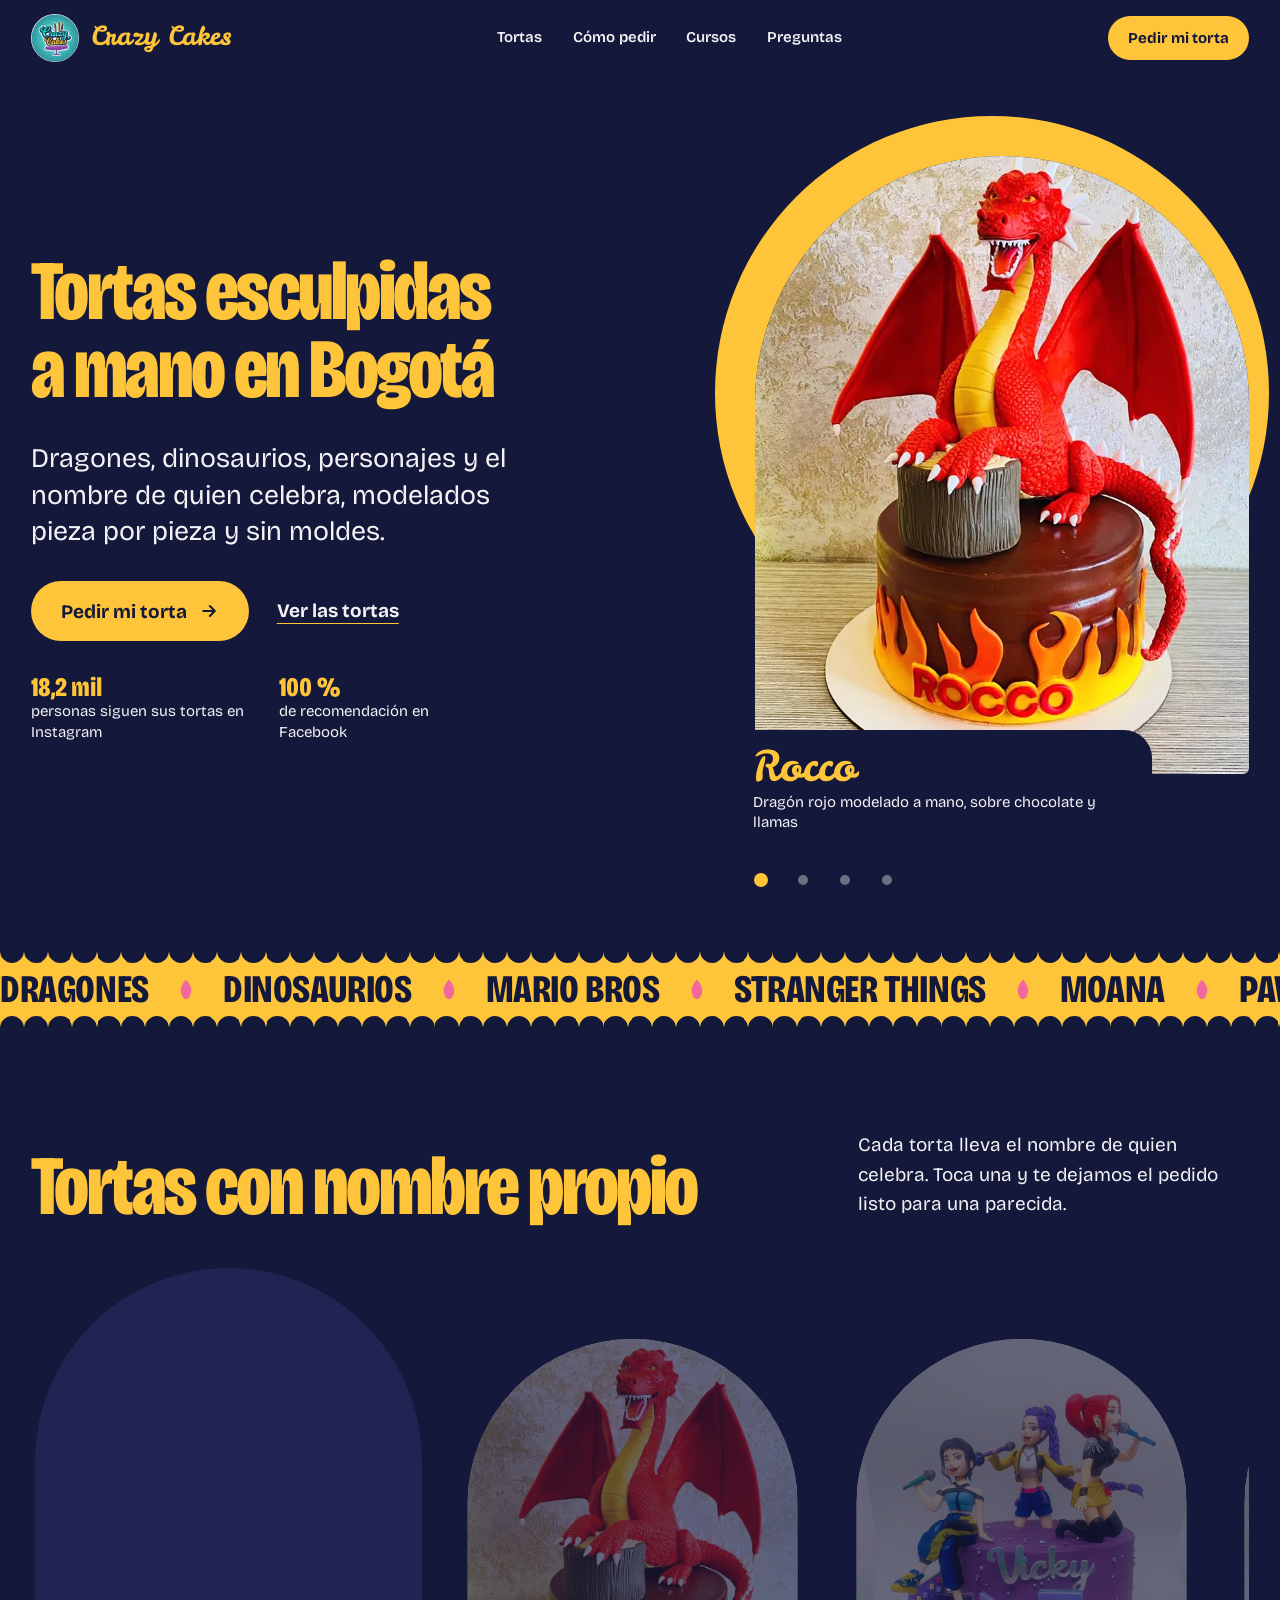
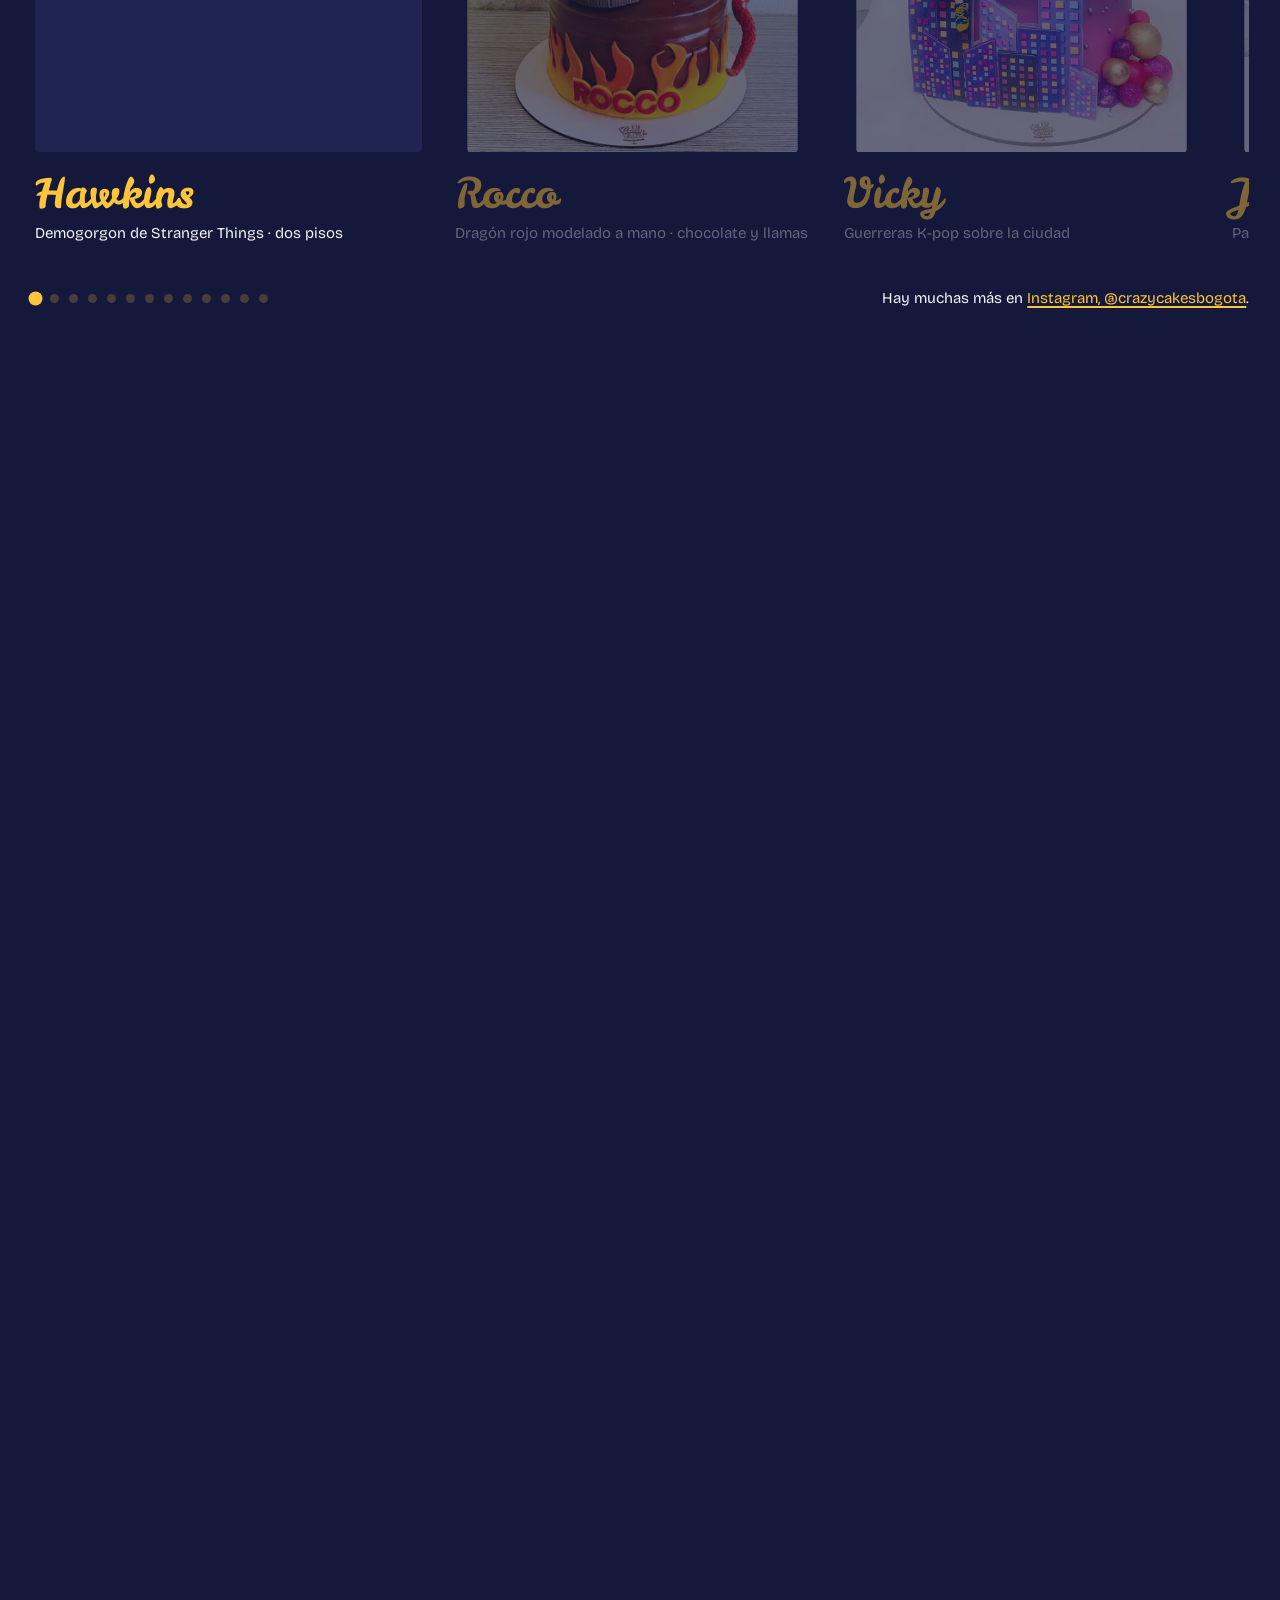
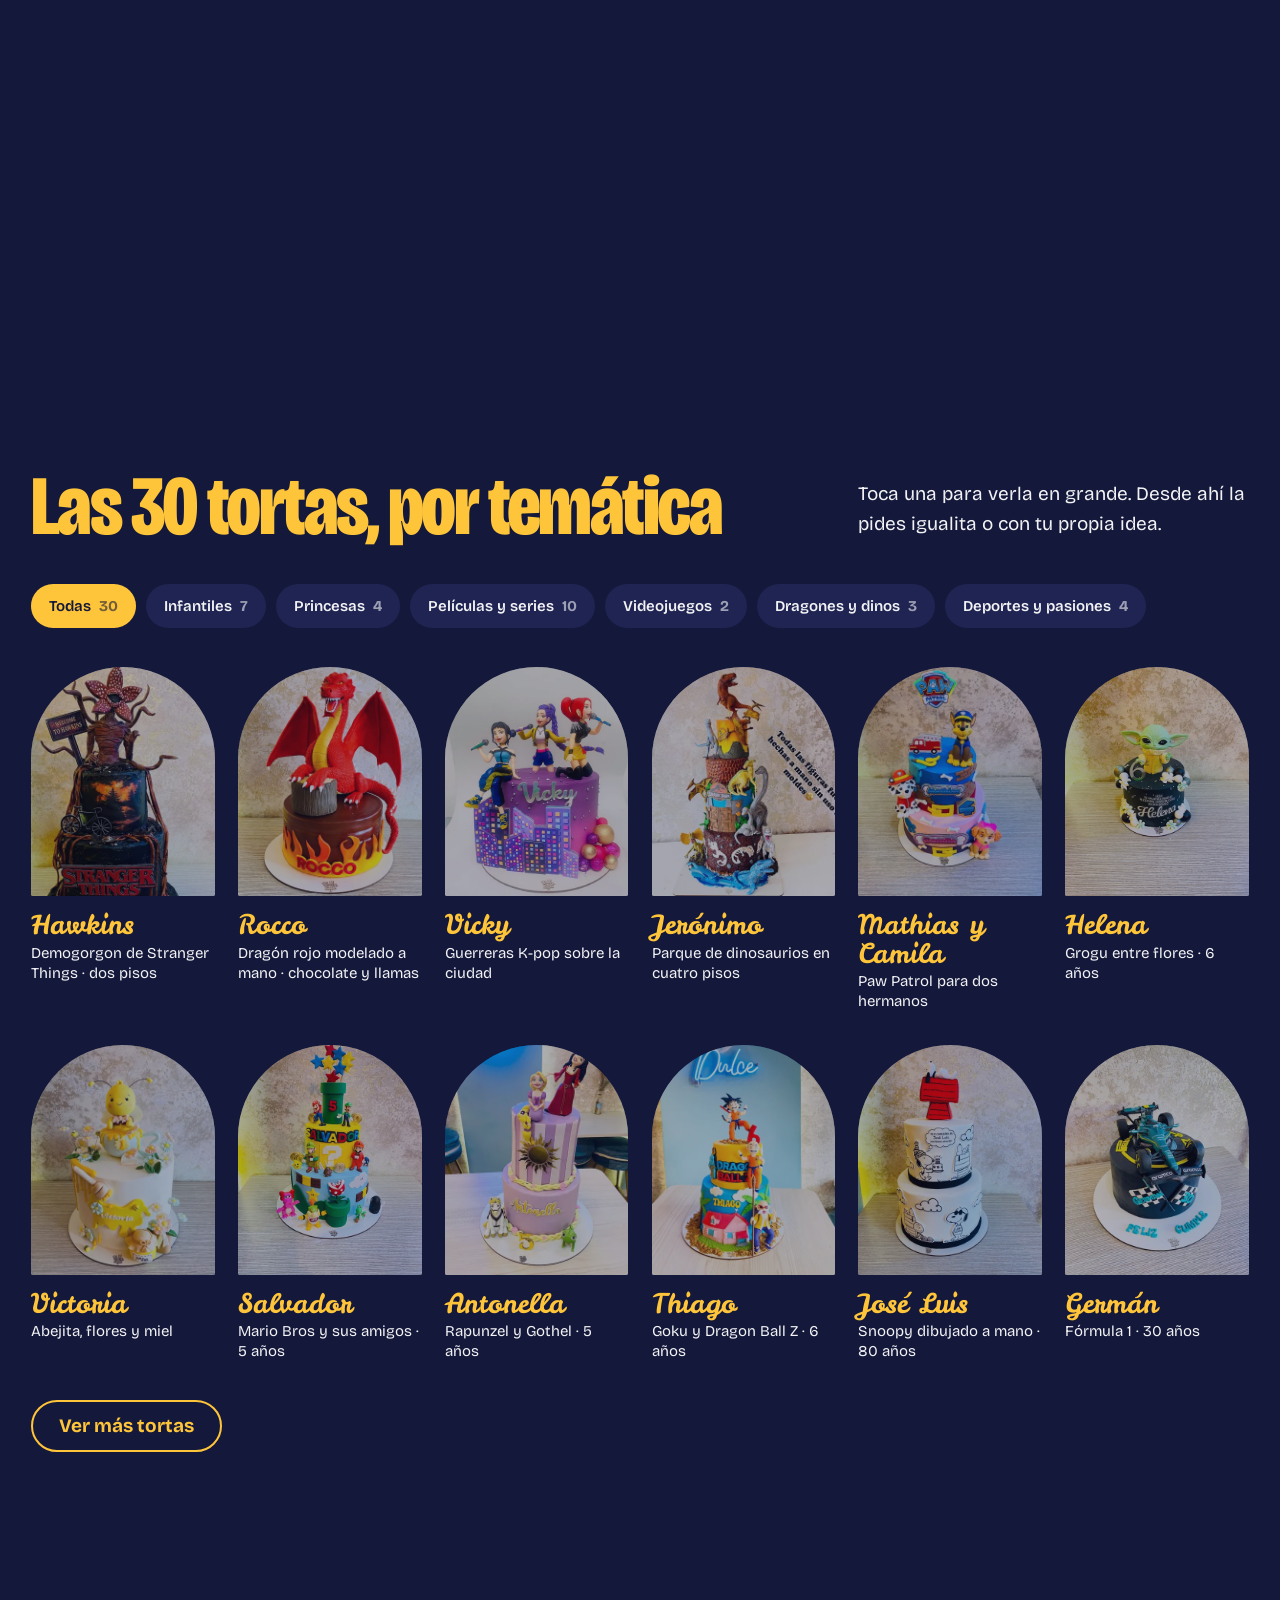
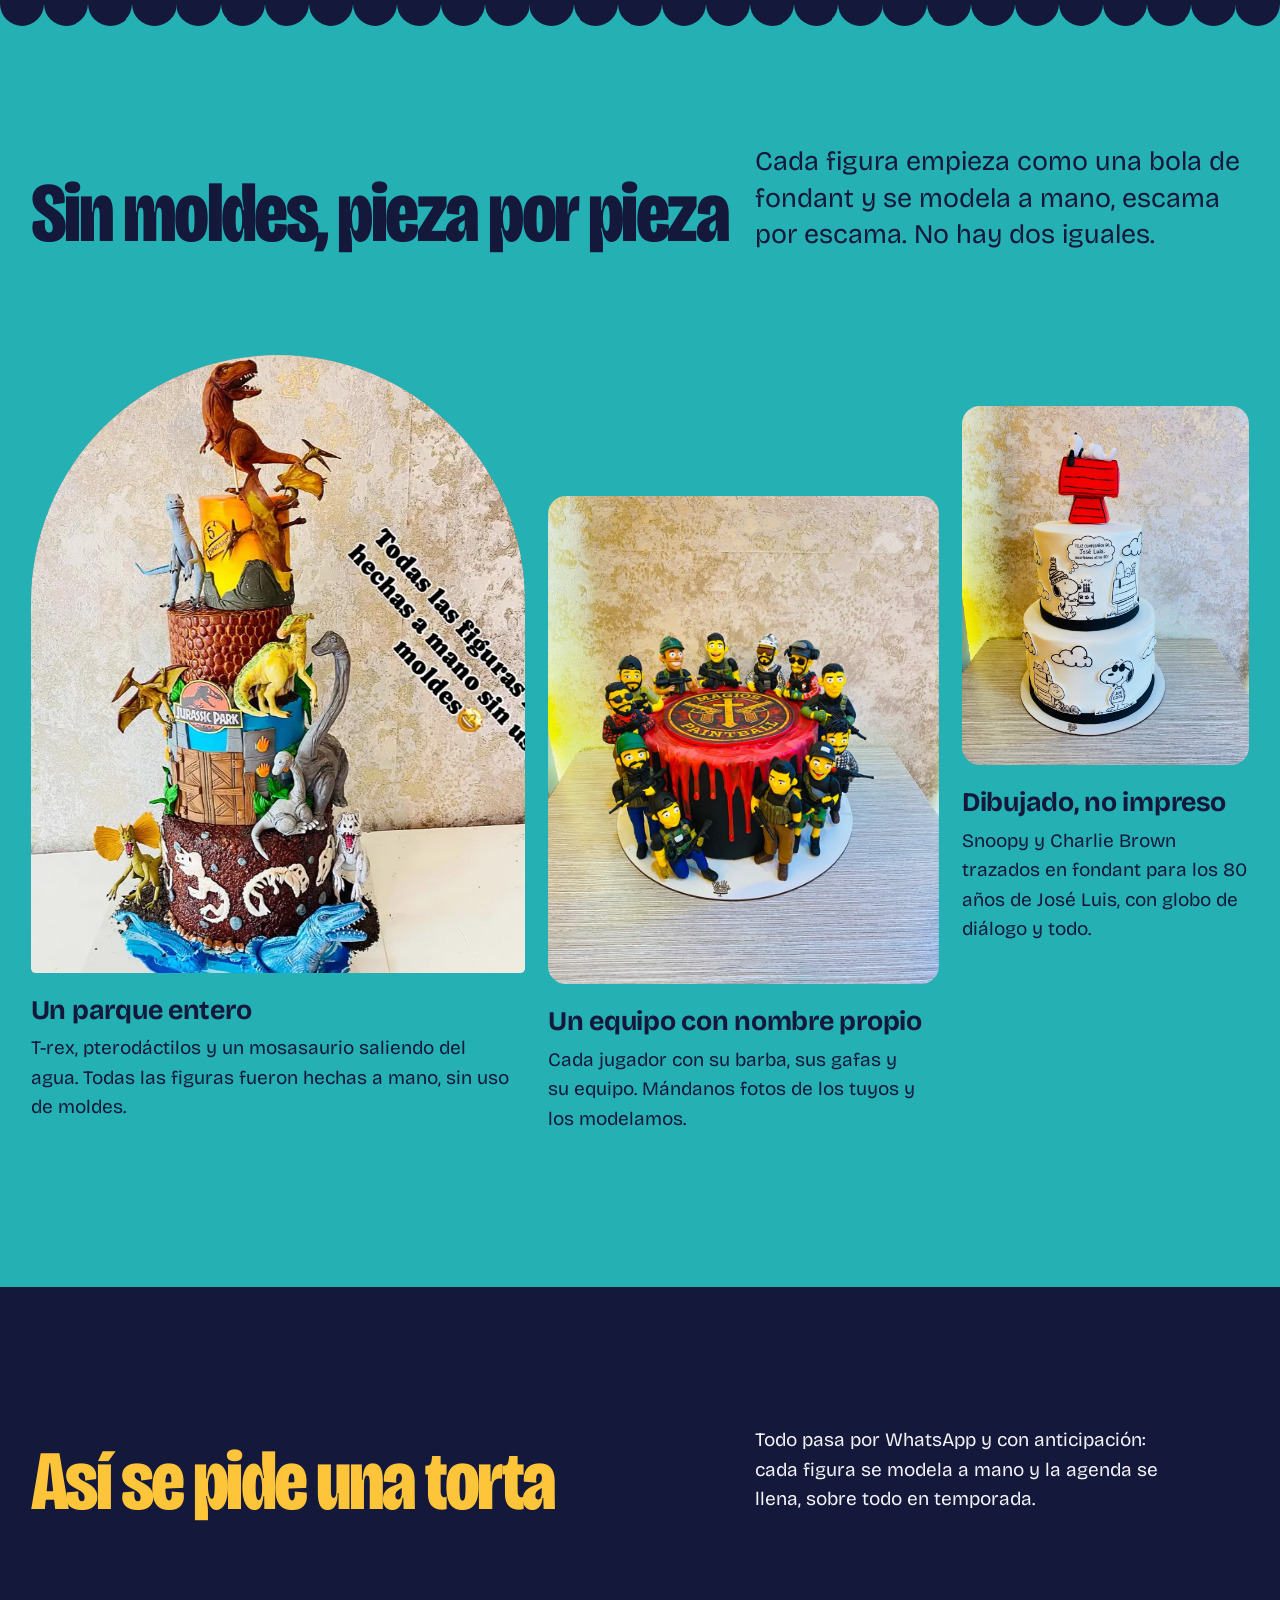
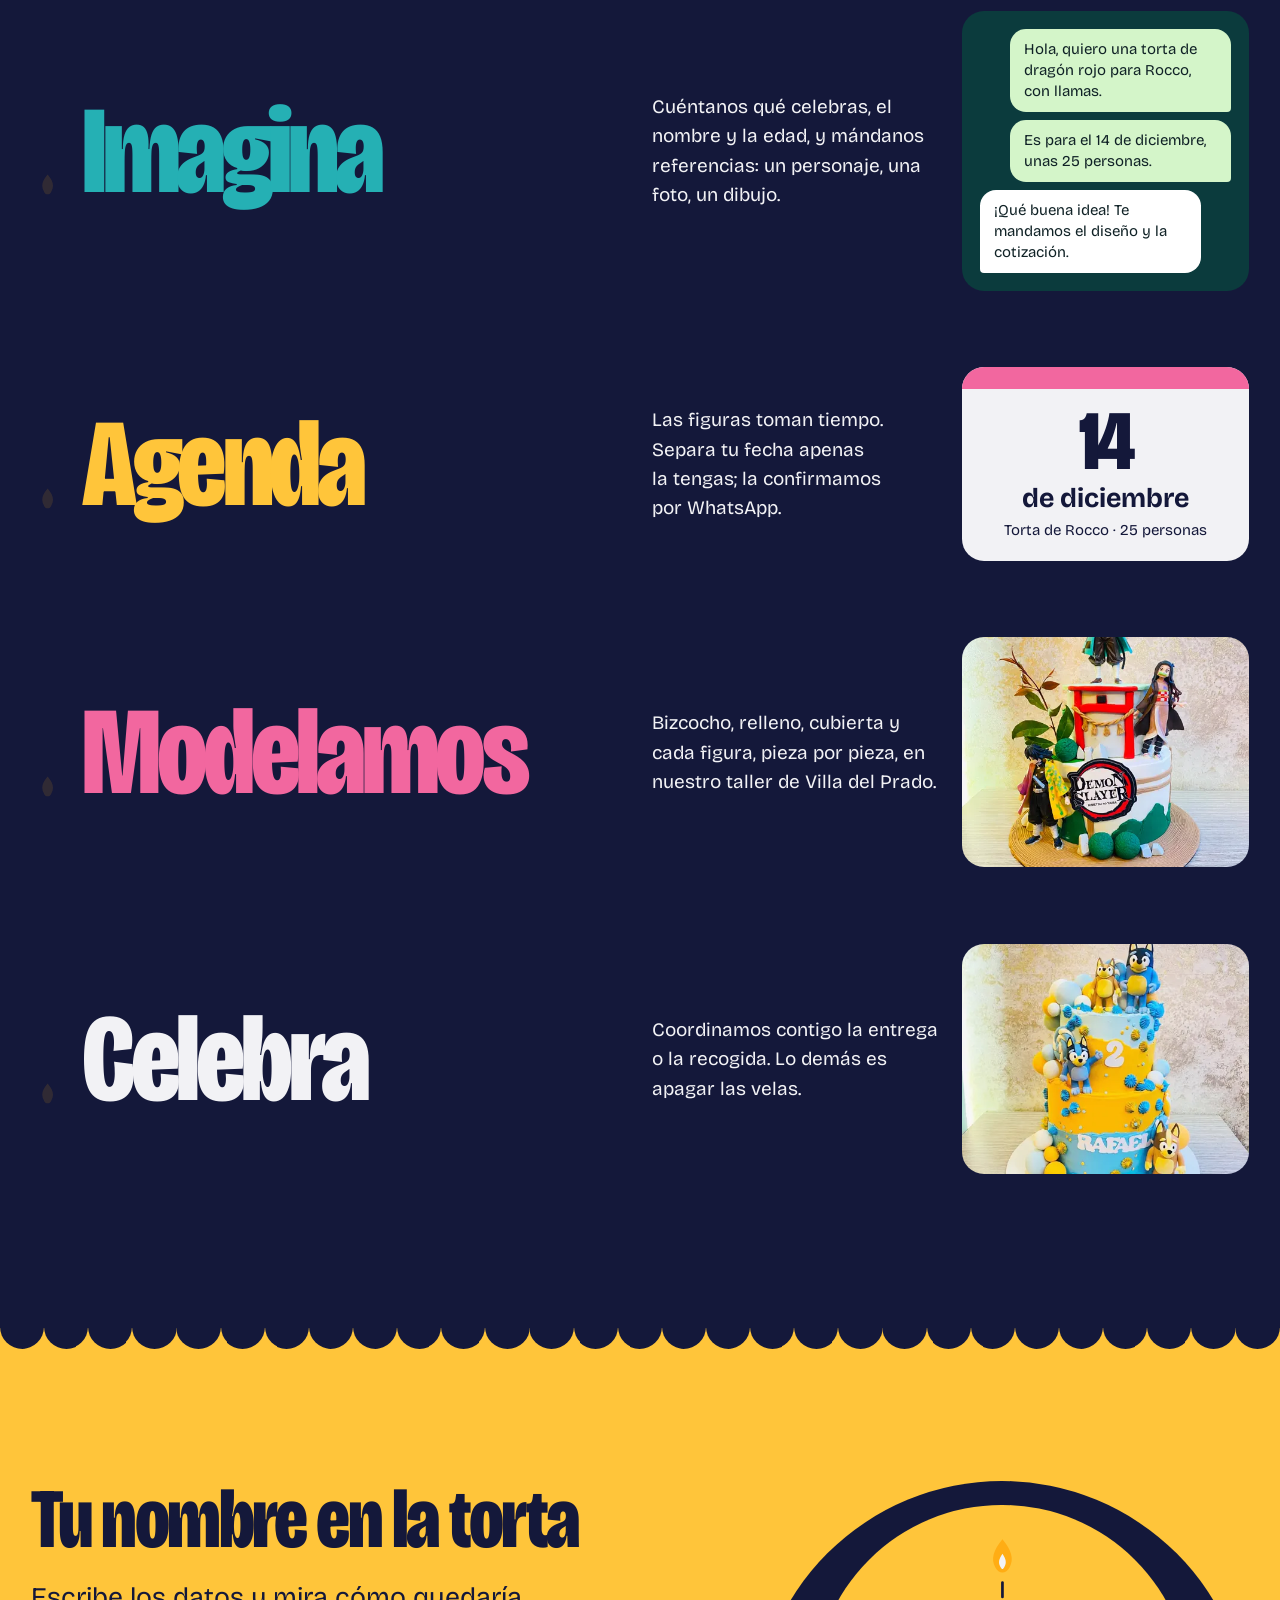
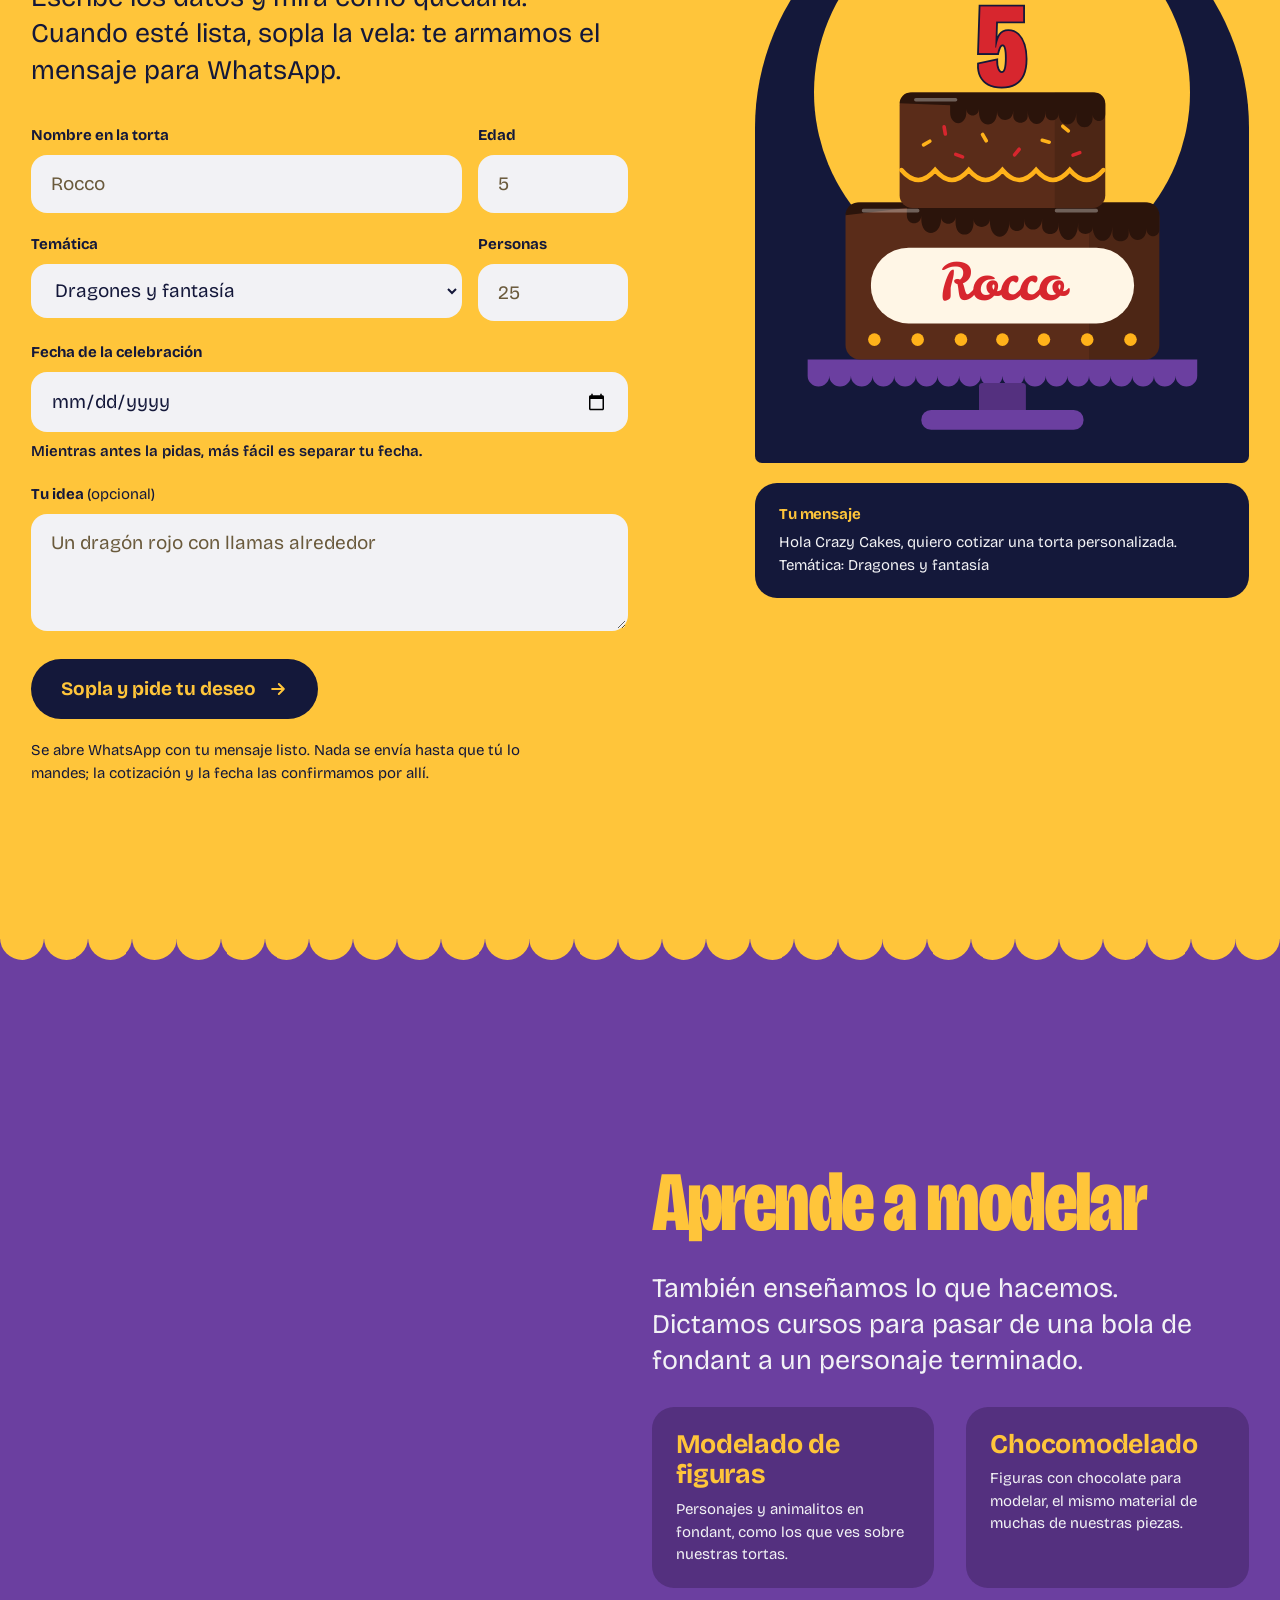
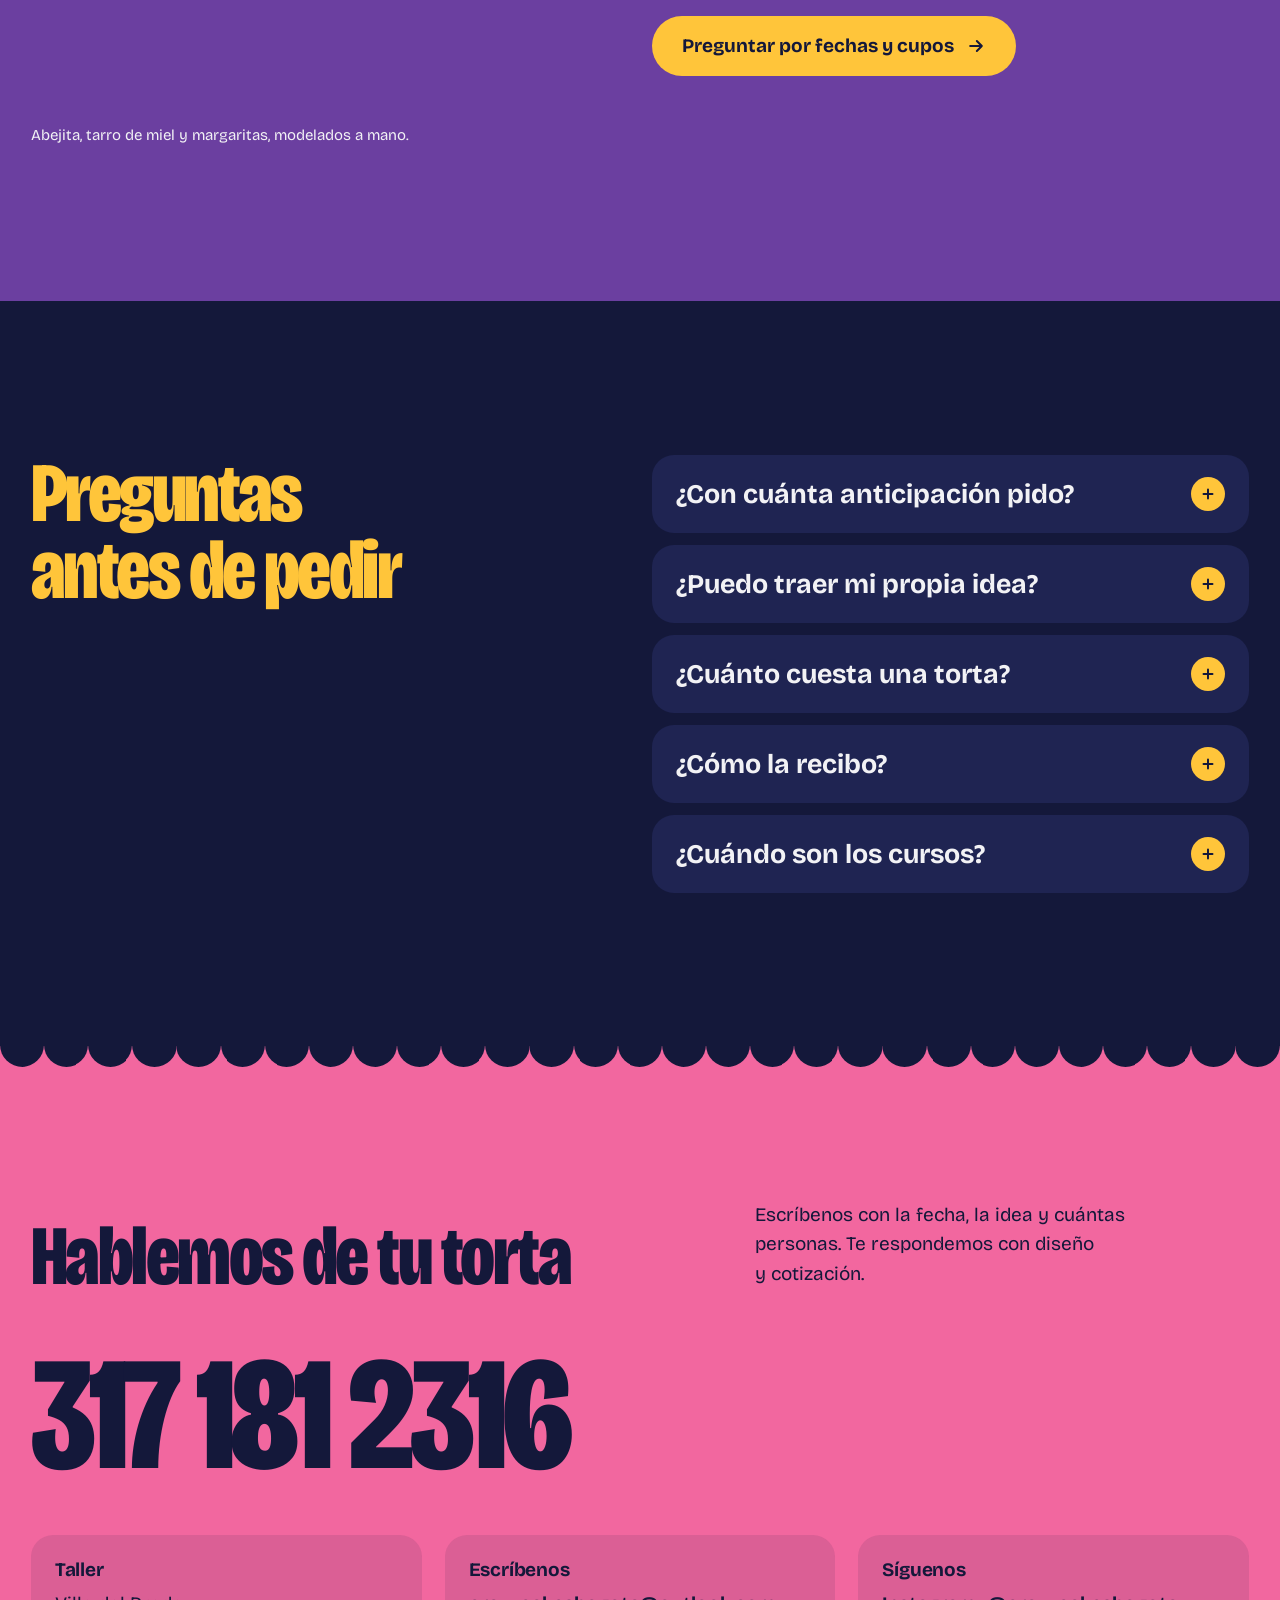
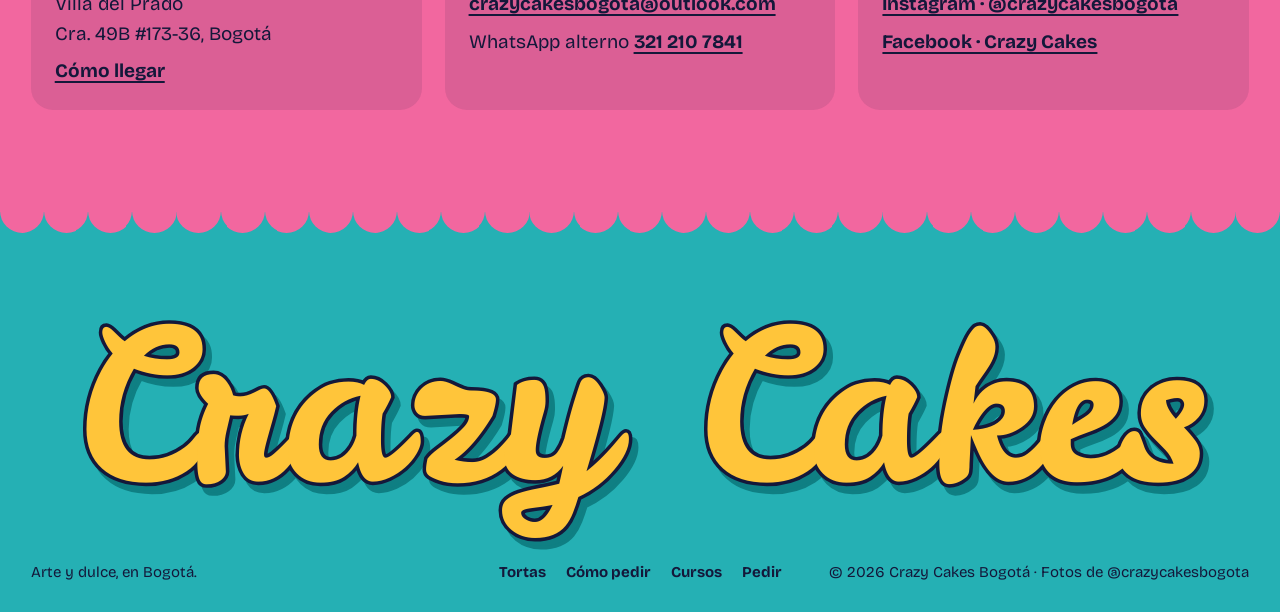
<file: index.html>
<!doctype html>
<html lang="es">
<head>
  <meta charset="utf-8">
  <meta name="viewport" content="width=device-width, initial-scale=1">
  <title>Tortas personalizadas en Bogotá · Crazy Cakes</title>
  <meta name="description" content="Tortas personalizadas en Bogotá con figuras modeladas a mano, sin moldes, y el nombre de quien celebra. Pídela por WhatsApp. Cursos de modelado y chocomodelado.">
  <meta name="theme-color" content="#14183a">
  <meta property="og:title" content="Tortas personalizadas en Bogotá · Crazy Cakes">
  <link rel="canonical" href="https://listoia21-pixel.github.io/crazy-cakes-bogota/">
  <meta property="og:description" content="Dragones, dinosaurios, personajes y el nombre de quien celebra, modelados pieza por pieza y sin moldes.">
  <meta property="og:image" content="https://listoia21-pixel.github.io/crazy-cakes-bogota/assets/og-crazy-cakes.jpg">
  <meta property="og:image:width" content="1200">
  <meta property="og:image:height" content="630">
  <meta property="og:image:alt" content="Torta de chocolate con un dragón rojo modelado a mano y el nombre Rocco">
  <meta property="og:url" content="https://listoia21-pixel.github.io/crazy-cakes-bogota/">
  <meta property="og:type" content="website">
  <meta property="og:locale" content="es_CO">
  <meta name="twitter:card" content="summary_large_image">
  <link rel="icon" href="assets/logo.jpg">
  <link rel="preconnect" href="https://fonts.googleapis.com">
  <link rel="preconnect" href="https://fonts.gstatic.com" crossorigin>
  <link href="https://fonts.googleapis.com/css2?family=Bricolage+Grotesque:opsz,wdth,wght@12..96,75..100,400..800&family=Leckerli+One&display=swap" rel="stylesheet">
  <link rel="preload" as="image" href="assets/fotos/dragon-rojo-960.webp" imagesrcset="assets/fotos/dragon-rojo-480.webp 480w, assets/fotos/dragon-rojo-960.webp 960w, assets/fotos/dragon-rojo-1600.webp 1600w" imagesizes="(max-width: 760px) 92vw, 600px" fetchpriority="high">
  <link rel="stylesheet" href="styles.css?v=20261028c">
  <script type="application/ld+json">{"@context":"https://schema.org","@type":"Bakery","name":"Crazy Cakes Bogotá","description":"Tortas personalizadas con figuras modeladas a mano, sin moldes, y el nombre de quien celebra. Cursos de modelado de figuras y chocomodelado.","url":"https://listoia21-pixel.github.io/crazy-cakes-bogota/","image":"https://listoia21-pixel.github.io/crazy-cakes-bogota/assets/og-crazy-cakes.jpg","logo":"https://listoia21-pixel.github.io/crazy-cakes-bogota/assets/logo.jpg","telephone":"+57 317 181 2316","email":"crazycakesbogota@outlook.com","address":{"@type":"PostalAddress","streetAddress":"Cra. 49B #173-36, Villa del Prado","addressLocality":"Bogotá","addressRegion":"Bogotá D.C.","addressCountry":"CO"},"areaServed":{"@type":"City","name":"Bogotá"},"sameAs":["https://www.instagram.com/crazycakesbogota/","https://www.facebook.com/crazycakesbogota/"],"makesOffer":[{"@type":"Offer","itemOffered":{"@type":"Product","name":"Tortas personalizadas con figuras modeladas a mano"}},{"@type":"Offer","itemOffered":{"@type":"Service","name":"Cursos de modelado de figuras y chocomodelado"}}]}</script>
  <script>document.documentElement.classList.add("js");setTimeout(function(){var h=document.querySelector(".hero");h&&h.classList.add("is-on");if(!window.__cc){document.querySelectorAll("[data-reveal],[data-open]").forEach(function(e){e.classList.add("is-in")});document.querySelectorAll("[data-step]").forEach(function(e){e.classList.add("is-lit")})}},3000);</script>
</head>
<body>
  <a class="skip" href="#contenido">Saltar al contenido</a>

  <header class="bar" data-bar>
    <a class="brand" href="#inicio" aria-label="Crazy Cakes Bogotá, inicio">
      <img src="assets/logo.jpg" alt="" width="150" height="150">
      <span>Crazy Cakes</span>
    </a>
    <nav class="nav" aria-label="Principal">
      <a href="#tortas">Tortas</a>
      <a href="#como-pedir">Cómo pedir</a>
      <a href="#cursos">Cursos</a>
      <a href="#preguntas">Preguntas</a>
    </nav>
    <a class="btn btn-sm" href="#pedido">Pedir mi torta</a>
  </header>

  <main id="contenido">
    <!-- Hero: the lights go out and the cake comes in -->
    <section class="hero" id="inicio" aria-labelledby="hero-title">
      <div class="hero-copy">
        <h1 id="hero-title" class="hero-title" data-lines>Tortas esculpidas a mano en Bogotá</h1>
        <p class="hero-sub" data-reveal>Dragones, dinosaurios, personajes y el nombre de quien celebra, modelados pieza por pieza y sin moldes.</p>
        <div class="hero-actions" data-reveal>
          <a class="btn btn-lg" href="#pedido">Pedir mi torta <svg aria-hidden="true" viewBox="0 0 24 24"><path d="M5 12h14M13 6l6 6-6 6"/></svg></a>
          <a class="link" href="#tortas">Ver las tortas</a>
        </div>
        <ul class="proof" data-reveal>
          <li><strong>18,2 mil</strong> personas siguen sus tortas en Instagram</li>
          <li><strong>100 %</strong> de recomendación en Facebook</li>
        </ul>
      </div>

      <figure class="stage" data-stage aria-roledescription="carrusel" aria-label="Tortas recientes">
        <div class="halo" aria-hidden="true"></div>
        <div class="arch">
          <img src="assets/fotos/dragon-rojo-960.webp" srcset="assets/fotos/dragon-rojo-480.webp 480w, assets/fotos/dragon-rojo-960.webp 960w, assets/fotos/dragon-rojo-1600.webp 1600w" sizes="(max-width: 760px) 92vw, 600px" alt="Torta de chocolate con llamas y un dragón rojo modelado a mano, con el nombre Rocco" width="960" height="960" class="is-on" fetchpriority="high" decoding="async" data-slide data-name="Rocco" data-note="Dragón rojo modelado a mano, sobre chocolate y llamas">
          <img src="assets/fotos/stranger-things-960.webp" srcset="assets/fotos/stranger-things-480.webp 480w, assets/fotos/stranger-things-960.webp 960w, assets/fotos/stranger-things-1600.webp 1600w" sizes="(max-width: 760px) 92vw, 600px" alt="Torta negra de dos pisos de Stranger Things con el Demogorgon modelado encima y el letrero de Hawkins" width="960" height="960" loading="lazy" decoding="async" data-slide data-name="Hawkins" data-note="El Demogorgon de Stranger Things, en dos pisos">
          <img src="assets/fotos/kpop-960.webp" srcset="assets/fotos/kpop-480.webp 480w, assets/fotos/kpop-960.webp 960w, assets/fotos/kpop-1600.webp 1600w" sizes="(max-width: 760px) 92vw, 600px" alt="Torta morada con tres guerreras K-pop modeladas a mano sobre edificios de colores y el nombre Vicky" width="960" height="1280" loading="lazy" decoding="async" data-slide data-name="Vicky" data-note="Guerreras K-pop modeladas a mano sobre la ciudad">
          <img src="assets/fotos/mario-960.webp" srcset="assets/fotos/mario-480.webp 480w, assets/fotos/mario-960.webp 960w, assets/fotos/mario-1600.webp 1600w" sizes="(max-width: 760px) 92vw, 600px" alt="Torta de tres pisos de Mario Bros con estrellas, el número 5 y el nombre Salvador" width="960" height="1280" loading="lazy" decoding="async" data-slide data-name="Salvador" data-note="Mario Bros y sus amigos para sus 5 años">
        </div>
        <figcaption class="plate" aria-live="polite">
          <span class="plate-name" data-plate-name>Rocco</span>
          <span class="plate-note" data-plate-note>Dragón rojo modelado a mano, sobre chocolate y llamas</span>
        </figcaption>
        <div class="dots" role="group" aria-label="Elegir torta">
          <button type="button" aria-label="Torta de Rocco" aria-pressed="true" data-dot="0"></button>
          <button type="button" aria-label="Torta de Hawkins" aria-pressed="false" data-dot="1"></button>
          <button type="button" aria-label="Torta de Vicky" aria-pressed="false" data-dot="2"></button>
          <button type="button" aria-label="Torta de Salvador" aria-pressed="false" data-dot="3"></button>
        </div>
      </figure>
    </section>

    <!-- The fondant band that runs round every cake -->
    <div class="band" aria-hidden="true">
      <div class="band-track ticker">
        <span>Dragones</span><svg viewBox="0 0 24 32"><path d="M12 2c7 8 9 15 5 22-1 3-3 4-5 4s-4-1-5-4C3 17 5 10 12 2z"/></svg>
        <span>Dinosaurios</span><svg viewBox="0 0 24 32"><path d="M12 2c7 8 9 15 5 22-1 3-3 4-5 4s-4-1-5-4C3 17 5 10 12 2z"/></svg>
        <span>Mario Bros</span><svg viewBox="0 0 24 32"><path d="M12 2c7 8 9 15 5 22-1 3-3 4-5 4s-4-1-5-4C3 17 5 10 12 2z"/></svg>
        <span>Stranger Things</span><svg viewBox="0 0 24 32"><path d="M12 2c7 8 9 15 5 22-1 3-3 4-5 4s-4-1-5-4C3 17 5 10 12 2z"/></svg>
        <span>Moana</span><svg viewBox="0 0 24 32"><path d="M12 2c7 8 9 15 5 22-1 3-3 4-5 4s-4-1-5-4C3 17 5 10 12 2z"/></svg>
        <span>Paw Patrol</span><svg viewBox="0 0 24 32"><path d="M12 2c7 8 9 15 5 22-1 3-3 4-5 4s-4-1-5-4C3 17 5 10 12 2z"/></svg>
        <span>Snoopy</span><svg viewBox="0 0 24 32"><path d="M12 2c7 8 9 15 5 22-1 3-3 4-5 4s-4-1-5-4C3 17 5 10 12 2z"/></svg>
        <span>El Señor de los Anillos</span><svg viewBox="0 0 24 32"><path d="M12 2c7 8 9 15 5 22-1 3-3 4-5 4s-4-1-5-4C3 17 5 10 12 2z"/></svg>
        <span>Volver al Futuro</span><svg viewBox="0 0 24 32"><path d="M12 2c7 8 9 15 5 22-1 3-3 4-5 4s-4-1-5-4C3 17 5 10 12 2z"/></svg>
        <span>Tu idea</span><svg viewBox="0 0 24 32"><path d="M12 2c7 8 9 15 5 22-1 3-3 4-5 4s-4-1-5-4C3 17 5 10 12 2z"/></svg>
      </div>
    </div>

    <!-- Gallery: only the cake in front of you is lit -->
    <section class="gallery" id="tortas" aria-labelledby="g-title" data-gallery>
      <div class="g-pin">
        <div class="g-head">
          <h2 id="g-title" data-reveal>Tortas con nombre propio</h2>
          <p data-reveal>Cada torta lleva el nombre de quien celebra. Toca una y te dejamos el pedido listo para una parecida.</p>
        </div>
        <div class="g-window" data-window>
        <ol class="g-track" data-track>
          <li class="g-item g-item-lead">
            <a class="g-card" href="#pedido" data-pick data-theme="Películas y series" data-kind="Demogorgon de Stranger Things">
              <span class="g-photo"><img src="assets/fotos/stranger-things-960.webp" srcset="assets/fotos/stranger-things-480.webp 480w, assets/fotos/stranger-things-960.webp 960w, assets/fotos/stranger-things-1600.webp 1600w" sizes="(max-width: 760px) 74vw, 420px" alt="Torta negra de dos pisos de Stranger Things con el Demogorgon modelado encima y el letrero de Hawkins" width="960" height="960" loading="lazy" decoding="async"></span>
              <span class="g-name">Hawkins</span>
              <span class="g-meta">Demogorgon de Stranger Things · dos pisos</span>
            </a>
          </li>
          <li class="g-item">
            <a class="g-card" href="#pedido" data-pick data-theme="Dragones y fantasía" data-kind="Dragón rojo modelado a mano">
              <span class="g-photo"><img src="assets/fotos/dragon-rojo-960.webp" srcset="assets/fotos/dragon-rojo-480.webp 480w, assets/fotos/dragon-rojo-960.webp 960w, assets/fotos/dragon-rojo-1600.webp 1600w" sizes="(max-width: 760px) 74vw, 420px" alt="Torta de chocolate con llamas y un dragón rojo modelado a mano, con el nombre Rocco" width="960" height="960" loading="lazy" decoding="async"></span>
              <span class="g-name">Rocco</span>
              <span class="g-meta">Dragón rojo modelado a mano · chocolate y llamas</span>
            </a>
          </li>
          <li class="g-item">
            <a class="g-card" href="#pedido" data-pick data-theme="Películas y series" data-kind="Guerreras K-pop sobre la ciudad">
              <span class="g-photo"><img src="assets/fotos/kpop-960.webp" srcset="assets/fotos/kpop-480.webp 480w, assets/fotos/kpop-960.webp 960w, assets/fotos/kpop-1600.webp 1600w" sizes="(max-width: 760px) 74vw, 420px" alt="Torta morada con tres guerreras K-pop modeladas a mano sobre edificios de colores y el nombre Vicky" width="960" height="1280" loading="lazy" decoding="async"></span>
              <span class="g-name">Vicky</span>
              <span class="g-meta">Guerreras K-pop sobre la ciudad</span>
            </a>
          </li>
          <li class="g-item">
            <a class="g-card" href="#pedido" data-pick data-theme="Dinosaurios" data-kind="Parque de dinosaurios en cuatro pisos">
              <span class="g-photo"><img src="assets/fotos/dinosaurios-960.webp" srcset="assets/fotos/dinosaurios-480.webp 480w, assets/fotos/dinosaurios-960.webp 960w, assets/fotos/dinosaurios-1600.webp 1600w" sizes="(max-width: 760px) 74vw, 420px" alt="Torta de cuatro pisos de Jurassic Park rodeada de dinosaurios modelados a mano" width="960" height="960" loading="lazy" decoding="async"></span>
              <span class="g-name">Jerónimo</span>
              <span class="g-meta">Parque de dinosaurios en cuatro pisos</span>
            </a>
          </li>
          <li class="g-item">
            <a class="g-card" href="#pedido" data-pick data-theme="Infantil y animalitos" data-kind="Paw Patrol para dos hermanos">
              <span class="g-photo"><img src="assets/fotos/paw-patrol-960.webp" srcset="assets/fotos/paw-patrol-480.webp 480w, assets/fotos/paw-patrol-960.webp 960w, assets/fotos/paw-patrol-1600.webp 1600w" sizes="(max-width: 760px) 74vw, 420px" alt="Torta de Paw Patrol de dos pisos con Chase, Marshall y Skye y los nombres Mathias y Camila" width="960" height="960" loading="lazy" decoding="async"></span>
              <span class="g-name">Mathias y Camila</span>
              <span class="g-meta">Paw Patrol para dos hermanos</span>
            </a>
          </li>
          <li class="g-item">
            <a class="g-card" href="#pedido" data-pick data-theme="Películas y series" data-kind="Grogu entre flores">
              <span class="g-photo"><img src="assets/fotos/grogu-960.webp" srcset="assets/fotos/grogu-480.webp 480w, assets/fotos/grogu-960.webp 960w, assets/fotos/grogu-1600.webp 1600w" sizes="(max-width: 760px) 74vw, 420px" alt="Torta negra con Grogu modelado entre flores blancas, el número 6 y el nombre Helena" width="960" height="1280" loading="lazy" decoding="async"></span>
              <span class="g-name">Helena</span>
              <span class="g-meta">Grogu entre flores · 6 años</span>
            </a>
          </li>
          <li class="g-item">
            <a class="g-card" href="#pedido" data-pick data-theme="Infantil y animalitos" data-kind="Abejita, flores y miel">
              <span class="g-photo"><img src="assets/fotos/abejita-960.webp" srcset="assets/fotos/abejita-480.webp 480w, assets/fotos/abejita-960.webp 960w, assets/fotos/abejita-1600.webp 1600w" sizes="(max-width: 760px) 74vw, 420px" alt="Torta blanca con una abejita sobre un tarro de miel, margaritas y el nombre Victoria" width="960" height="960" loading="lazy" decoding="async"></span>
              <span class="g-name">Victoria</span>
              <span class="g-meta">Abejita, flores y miel</span>
            </a>
          </li>
          <li class="g-item">
            <a class="g-card" href="#pedido" data-pick data-theme="Videojuegos" data-kind="Mario Bros y sus amigos">
              <span class="g-photo"><img src="assets/fotos/mario-960.webp" srcset="assets/fotos/mario-480.webp 480w, assets/fotos/mario-960.webp 960w, assets/fotos/mario-1600.webp 1600w" sizes="(max-width: 760px) 74vw, 420px" alt="Torta de tres pisos de Mario Bros con estrellas, el número 5 y el nombre Salvador" width="960" height="1280" loading="lazy" decoding="async"></span>
              <span class="g-name">Salvador</span>
              <span class="g-meta">Mario Bros y sus amigos · 5 años</span>
            </a>
          </li>
          <li class="g-item">
            <a class="g-card" href="#pedido" data-pick data-theme="Princesas y flores" data-kind="Rapunzel y Gothel">
              <span class="g-photo"><img src="assets/fotos/rapunzel-960.webp" srcset="assets/fotos/rapunzel-480.webp 480w, assets/fotos/rapunzel-960.webp 960w, assets/fotos/rapunzel-1600.webp 1600w" sizes="(max-width: 760px) 74vw, 420px" alt="Torta lila de dos pisos con Rapunzel y Gothel modeladas encima, Pascal, Máximo y el nombre Antonella" width="960" height="960" loading="lazy" decoding="async"></span>
              <span class="g-name">Antonella</span>
              <span class="g-meta">Rapunzel y Gothel · 5 años</span>
            </a>
          </li>
          <li class="g-item">
            <a class="g-card" href="#pedido" data-pick data-theme="Películas y series" data-kind="Goku y Dragon Ball Z">
              <span class="g-photo"><img src="assets/fotos/dragon-ball-960.webp" srcset="assets/fotos/dragon-ball-480.webp 480w, assets/fotos/dragon-ball-960.webp 960w, assets/fotos/dragon-ball-1600.webp 1600w" sizes="(max-width: 760px) 74vw, 420px" alt="Torta de dos pisos de Dragon Ball Z con Goku, Krilin y el Maestro Roshi modelados y el nombre Thiago" width="960" height="960" loading="lazy" decoding="async"></span>
              <span class="g-name">Thiago</span>
              <span class="g-meta">Goku y Dragon Ball Z · 6 años</span>
            </a>
          </li>
          <li class="g-item">
            <a class="g-card" href="#pedido" data-pick data-theme="Películas y series" data-kind="Snoopy dibujado a mano">
              <span class="g-photo"><img src="assets/fotos/snoopy-960.webp" srcset="assets/fotos/snoopy-480.webp 480w, assets/fotos/snoopy-960.webp 960w, assets/fotos/snoopy-1600.webp 1600w" sizes="(max-width: 760px) 74vw, 420px" alt="Torta blanca de dos pisos con Snoopy dibujado en blanco y negro para los 80 años de José Luis" width="960" height="1274" loading="lazy" decoding="async"></span>
              <span class="g-name">José Luis</span>
              <span class="g-meta">Snoopy dibujado a mano · 80 años</span>
            </a>
          </li>
          <li class="g-item">
            <a class="g-card" href="#pedido" data-pick data-theme="Deportes y pasiones" data-kind="Fórmula 1">
              <span class="g-photo"><img src="assets/fotos/formula-1-960.webp" srcset="assets/fotos/formula-1-480.webp 480w, assets/fotos/formula-1-960.webp 960w, assets/fotos/formula-1-1600.webp 1600w" sizes="(max-width: 760px) 74vw, 420px" alt="Torta negra con un monoplaza de Fórmula 1 modelado, banderas a cuadros, el nombre Germán y el número 30" width="960" height="1280" loading="lazy" decoding="async"></span>
              <span class="g-name">Germán</span>
              <span class="g-meta">Fórmula 1 · 30 años</span>
            </a>
          </li>
          <li class="g-item g-end">
            <div class="g-end-card">
              <p class="g-end-title">¿Y la tuya?</p>
              <p>Mándanos el personaje, el nombre y la fecha. La modelamos desde cero.</p>
              <a class="btn" href="#pedido">Pedir la mía</a>
              <a class="link link-dark" href="#coleccion">Ver más tortas</a>
            </div>
          </li>
        </ol>
        </div>
        <p class="g-more">Hay muchas más en <a href="https://www.instagram.com/crazycakesbogota/" target="_blank" rel="noopener">Instagram, @crazycakesbogota</a>.</p>
      </div>
    </section>

    <!-- Collection: every cake, by theme; one opens in the lightbox -->
    <section class="collection" id="coleccion" aria-labelledby="col-title">
      <div class="col-head">
        <h2 id="col-title" data-reveal>Las 30 tortas, por temática</h2>
        <p data-reveal>Toca una para verla en grande. Desde ahí la pides igualita o con tu propia idea.</p>
      </div>
      <div class="col-filters" role="group" aria-label="Filtrar tortas por temática">
        <button type="button" class="chip" aria-pressed="true" data-filter="todas">Todas <span>30</span></button>
        <button type="button" class="chip" aria-pressed="false" data-filter="infantiles">Infantiles <span>7</span></button>
        <button type="button" class="chip" aria-pressed="false" data-filter="princesas">Princesas <span>4</span></button>
        <button type="button" class="chip" aria-pressed="false" data-filter="peliculas">Películas y series <span>10</span></button>
        <button type="button" class="chip" aria-pressed="false" data-filter="videojuegos">Videojuegos <span>2</span></button>
        <button type="button" class="chip" aria-pressed="false" data-filter="dragones">Dragones y dinos <span>3</span></button>
        <button type="button" class="chip" aria-pressed="false" data-filter="deportes">Deportes y pasiones <span>4</span></button>
      </div>
      <ul class="col-grid is-collapsed" data-col-grid>
          <li class="col-item" data-filter="peliculas">
            <button type="button" class="col-card" data-open-cake data-slug="stranger-things" data-name="Hawkins" data-detail="Demogorgon de Stranger Things · dos pisos" data-theme="Películas y series" data-post="https://www.instagram.com/crazycakesbogota/p/DWDLrJzkecH/" aria-haspopup="dialog">
              <span class="col-photo"><img src="assets/fotos/stranger-things-480.webp" srcset="assets/fotos/stranger-things-480.webp 480w, assets/fotos/stranger-things-960.webp 960w" sizes="(max-width: 760px) 44vw, (max-width: 1020px) 30vw, 15vw" alt="Torta negra de dos pisos de Stranger Things con el Demogorgon modelado encima y el letrero de Hawkins" width="960" height="960" loading="lazy" decoding="async"></span>
              <span class="col-name">Hawkins</span>
              <span class="col-meta">Demogorgon de Stranger Things · dos pisos</span>
            </button>
          </li>
          <li class="col-item" data-filter="dragones">
            <button type="button" class="col-card" data-open-cake data-slug="dragon-rojo" data-name="Rocco" data-detail="Dragón rojo modelado a mano · chocolate y llamas" data-theme="Dragones y fantasía" data-post="https://www.instagram.com/crazycakesbogota/p/DVKzokfDhaZ/" aria-haspopup="dialog">
              <span class="col-photo"><img src="assets/fotos/dragon-rojo-480.webp" srcset="assets/fotos/dragon-rojo-480.webp 480w, assets/fotos/dragon-rojo-960.webp 960w" sizes="(max-width: 760px) 44vw, (max-width: 1020px) 30vw, 15vw" alt="Torta de chocolate con llamas y un dragón rojo modelado a mano, con el nombre Rocco" width="960" height="960" loading="lazy" decoding="async"></span>
              <span class="col-name">Rocco</span>
              <span class="col-meta">Dragón rojo modelado a mano · chocolate y llamas</span>
            </button>
          </li>
          <li class="col-item" data-filter="peliculas">
            <button type="button" class="col-card" data-open-cake data-slug="kpop" data-name="Vicky" data-detail="Guerreras K-pop sobre la ciudad" data-theme="Películas y series" data-post="https://www.instagram.com/crazycakesbogota/p/DZf5gOPGMog/" aria-haspopup="dialog">
              <span class="col-photo"><img src="assets/fotos/kpop-480.webp" srcset="assets/fotos/kpop-480.webp 480w, assets/fotos/kpop-960.webp 960w" sizes="(max-width: 760px) 44vw, (max-width: 1020px) 30vw, 15vw" alt="Torta morada con tres guerreras K-pop modeladas a mano sobre edificios de colores y el nombre Vicky" width="960" height="1280" loading="lazy" decoding="async"></span>
              <span class="col-name">Vicky</span>
              <span class="col-meta">Guerreras K-pop sobre la ciudad</span>
            </button>
          </li>
          <li class="col-item" data-filter="dragones">
            <button type="button" class="col-card" data-open-cake data-slug="dinosaurios" data-name="Jerónimo" data-detail="Parque de dinosaurios en cuatro pisos" data-theme="Dinosaurios" data-post="https://www.instagram.com/crazycakesbogota/p/C_JBiiYuLr5/" aria-haspopup="dialog">
              <span class="col-photo"><img src="assets/fotos/dinosaurios-480.webp" srcset="assets/fotos/dinosaurios-480.webp 480w, assets/fotos/dinosaurios-960.webp 960w" sizes="(max-width: 760px) 44vw, (max-width: 1020px) 30vw, 15vw" alt="Torta de cuatro pisos de Jurassic Park rodeada de dinosaurios modelados a mano" width="960" height="960" loading="lazy" decoding="async"></span>
              <span class="col-name">Jerónimo</span>
              <span class="col-meta">Parque de dinosaurios en cuatro pisos</span>
            </button>
          </li>
          <li class="col-item" data-filter="infantiles">
            <button type="button" class="col-card" data-open-cake data-slug="paw-patrol" data-name="Mathias y Camila" data-detail="Paw Patrol para dos hermanos" data-theme="Infantil y animalitos" data-post="https://www.instagram.com/crazycakesbogota/p/DYQi8IOEZCs/" aria-haspopup="dialog">
              <span class="col-photo"><img src="assets/fotos/paw-patrol-480.webp" srcset="assets/fotos/paw-patrol-480.webp 480w, assets/fotos/paw-patrol-960.webp 960w" sizes="(max-width: 760px) 44vw, (max-width: 1020px) 30vw, 15vw" alt="Torta de Paw Patrol de dos pisos con Chase, Marshall y Skye y los nombres Mathias y Camila" width="960" height="960" loading="lazy" decoding="async"></span>
              <span class="col-name">Mathias y Camila</span>
              <span class="col-meta">Paw Patrol para dos hermanos</span>
            </button>
          </li>
          <li class="col-item" data-filter="peliculas">
            <button type="button" class="col-card" data-open-cake data-slug="grogu" data-name="Helena" data-detail="Grogu entre flores · 6 años" data-theme="Películas y series" data-post="https://www.instagram.com/crazycakesbogota/p/DZDNSmzEeud/" aria-haspopup="dialog">
              <span class="col-photo"><img src="assets/fotos/grogu-480.webp" srcset="assets/fotos/grogu-480.webp 480w, assets/fotos/grogu-960.webp 960w" sizes="(max-width: 760px) 44vw, (max-width: 1020px) 30vw, 15vw" alt="Torta negra con Grogu modelado entre flores blancas, el número 6 y el nombre Helena" width="960" height="1280" loading="lazy" decoding="async"></span>
              <span class="col-name">Helena</span>
              <span class="col-meta">Grogu entre flores · 6 años</span>
            </button>
          </li>
          <li class="col-item" data-filter="infantiles">
            <button type="button" class="col-card" data-open-cake data-slug="abejita" data-name="Victoria" data-detail="Abejita, flores y miel" data-theme="Infantil y animalitos" data-post="https://www.instagram.com/crazycakesbogota/p/Deuuwz4GIXe/" aria-haspopup="dialog">
              <span class="col-photo"><img src="assets/fotos/abejita-480.webp" srcset="assets/fotos/abejita-480.webp 480w, assets/fotos/abejita-960.webp 960w" sizes="(max-width: 760px) 44vw, (max-width: 1020px) 30vw, 15vw" alt="Torta blanca con una abejita sobre un tarro de miel, margaritas y el nombre Victoria" width="960" height="960" loading="lazy" decoding="async"></span>
              <span class="col-name">Victoria</span>
              <span class="col-meta">Abejita, flores y miel</span>
            </button>
          </li>
          <li class="col-item" data-filter="videojuegos">
            <button type="button" class="col-card" data-open-cake data-slug="mario" data-name="Salvador" data-detail="Mario Bros y sus amigos · 5 años" data-theme="Videojuegos" data-post="https://www.instagram.com/crazycakesbogota/p/DdjRzmTEc_8/" aria-haspopup="dialog">
              <span class="col-photo"><img src="assets/fotos/mario-480.webp" srcset="assets/fotos/mario-480.webp 480w, assets/fotos/mario-960.webp 960w" sizes="(max-width: 760px) 44vw, (max-width: 1020px) 30vw, 15vw" alt="Torta de tres pisos de Mario Bros con estrellas, el número 5 y el nombre Salvador" width="960" height="1280" loading="lazy" decoding="async"></span>
              <span class="col-name">Salvador</span>
              <span class="col-meta">Mario Bros y sus amigos · 5 años</span>
            </button>
          </li>
          <li class="col-item" data-filter="princesas">
            <button type="button" class="col-card" data-open-cake data-slug="rapunzel" data-name="Antonella" data-detail="Rapunzel y Gothel · 5 años" data-theme="Princesas y flores" data-post="https://www.instagram.com/crazycakesbogota/p/DP48F02kUZR/" aria-haspopup="dialog">
              <span class="col-photo"><img src="assets/fotos/rapunzel-480.webp" srcset="assets/fotos/rapunzel-480.webp 480w, assets/fotos/rapunzel-960.webp 960w" sizes="(max-width: 760px) 44vw, (max-width: 1020px) 30vw, 15vw" alt="Torta lila de dos pisos con Rapunzel y Gothel modeladas encima, Pascal, Máximo y el nombre Antonella" width="960" height="960" loading="lazy" decoding="async"></span>
              <span class="col-name">Antonella</span>
              <span class="col-meta">Rapunzel y Gothel · 5 años</span>
            </button>
          </li>
          <li class="col-item" data-filter="peliculas">
            <button type="button" class="col-card" data-open-cake data-slug="dragon-ball" data-name="Thiago" data-detail="Goku y Dragon Ball Z · 6 años" data-theme="Películas y series" data-post="https://www.instagram.com/crazycakesbogota/p/DVc37ergItV/" aria-haspopup="dialog">
              <span class="col-photo"><img src="assets/fotos/dragon-ball-480.webp" srcset="assets/fotos/dragon-ball-480.webp 480w, assets/fotos/dragon-ball-960.webp 960w" sizes="(max-width: 760px) 44vw, (max-width: 1020px) 30vw, 15vw" alt="Torta de dos pisos de Dragon Ball Z con Goku, Krilin y el Maestro Roshi modelados y el nombre Thiago" width="960" height="960" loading="lazy" decoding="async"></span>
              <span class="col-name">Thiago</span>
              <span class="col-meta">Goku y Dragon Ball Z · 6 años</span>
            </button>
          </li>
          <li class="col-item" data-filter="peliculas">
            <button type="button" class="col-card" data-open-cake data-slug="snoopy" data-name="José Luis" data-detail="Snoopy dibujado a mano · 80 años" data-theme="Películas y series" data-post="https://www.instagram.com/crazycakesbogota/p/DdjRhnKEe00/" aria-haspopup="dialog">
              <span class="col-photo"><img src="assets/fotos/snoopy-480.webp" srcset="assets/fotos/snoopy-480.webp 480w, assets/fotos/snoopy-960.webp 960w" sizes="(max-width: 760px) 44vw, (max-width: 1020px) 30vw, 15vw" alt="Torta blanca de dos pisos con Snoopy dibujado en blanco y negro para los 80 años de José Luis" width="960" height="1274" loading="lazy" decoding="async"></span>
              <span class="col-name">José Luis</span>
              <span class="col-meta">Snoopy dibujado a mano · 80 años</span>
            </button>
          </li>
          <li class="col-item" data-filter="deportes">
            <button type="button" class="col-card" data-open-cake data-slug="formula-1" data-name="Germán" data-detail="Fórmula 1 · 30 años" data-theme="Deportes y pasiones" data-post="https://www.instagram.com/crazycakesbogota/p/DXb1_PdljOa/" aria-haspopup="dialog">
              <span class="col-photo"><img src="assets/fotos/formula-1-480.webp" srcset="assets/fotos/formula-1-480.webp 480w, assets/fotos/formula-1-960.webp 960w" sizes="(max-width: 760px) 44vw, (max-width: 1020px) 30vw, 15vw" alt="Torta negra con un monoplaza de Fórmula 1 modelado, banderas a cuadros, el nombre Germán y el número 30" width="960" height="1280" loading="lazy" decoding="async"></span>
              <span class="col-name">Germán</span>
              <span class="col-meta">Fórmula 1 · 30 años</span>
            </button>
          </li>
          <li class="col-item" data-filter="videojuegos">
            <button type="button" class="col-card" data-open-cake data-slug="sonic" data-name="Natan Smith" data-detail="Sonic entre estrellas · 3 años" data-theme="Videojuegos" data-post="https://www.instagram.com/crazycakesbogota/p/DXIKbMfDlg7/" aria-haspopup="dialog">
              <span class="col-photo"><img src="assets/fotos/sonic-480.webp" srcset="assets/fotos/sonic-480.webp 480w, assets/fotos/sonic-960.webp 960w" sizes="(max-width: 760px) 44vw, (max-width: 1020px) 30vw, 15vw" alt="Torta blanca con Sonic modelado, estrellas amarillas, el número 3 y el nombre Natan Smith" width="960" height="1106" loading="lazy" decoding="async"></span>
              <span class="col-name">Natan Smith</span>
              <span class="col-meta">Sonic entre estrellas · 3 años</span>
            </button>
          </li>
          <li class="col-item" data-filter="infantiles">
            <button type="button" class="col-card" data-open-cake data-slug="simba" data-name="Joseph Samuel" data-detail="Simba y la selva · 1 año" data-theme="Infantil y animalitos" data-post="https://www.instagram.com/crazycakesbogota/p/DZ-gsZKkQwO/" aria-haspopup="dialog">
              <span class="col-photo"><img src="assets/fotos/simba-480.webp" srcset="assets/fotos/simba-480.webp 480w, assets/fotos/simba-960.webp 960w" sizes="(max-width: 760px) 44vw, (max-width: 1020px) 30vw, 15vw" alt="Torta verde con Simba modelado junto a un árbol, el número 1 y los nombres Joseph Samuel" width="960" height="1280" loading="lazy" decoding="async"></span>
              <span class="col-name">Joseph Samuel</span>
              <span class="col-meta">Simba y la selva · 1 año</span>
            </button>
          </li>
          <li class="col-item" data-filter="infantiles">
            <button type="button" class="col-card" data-open-cake data-slug="bluey" data-name="Rafael" data-detail="Bluey y Bingo · 2 años" data-theme="Infantil y animalitos" data-post="https://www.instagram.com/crazycakesbogota/p/DP4gYiSkT8M/" aria-haspopup="dialog">
              <span class="col-photo"><img src="assets/fotos/bluey-480.webp" srcset="assets/fotos/bluey-480.webp 480w, assets/fotos/bluey-960.webp 960w" sizes="(max-width: 760px) 44vw, (max-width: 1020px) 30vw, 15vw" alt="Torta azul y amarilla de dos pisos con Bluey y Bingo modelados, el número 2 y el nombre Rafael" width="960" height="960" loading="lazy" decoding="async"></span>
              <span class="col-name">Rafael</span>
              <span class="col-meta">Bluey y Bingo · 2 años</span>
            </button>
          </li>
          <li class="col-item" data-filter="infantiles">
            <button type="button" class="col-card" data-open-cake data-slug="lego" data-name="Martín" data-detail="Bloques LEGO · 6 años" data-theme="Infantil y animalitos" data-post="https://www.instagram.com/crazycakesbogota/p/DXIM329jiWx/" aria-haspopup="dialog">
              <span class="col-photo"><img src="assets/fotos/lego-480.webp" srcset="assets/fotos/lego-480.webp 480w, assets/fotos/lego-960.webp 960w" sizes="(max-width: 760px) 44vw, (max-width: 1020px) 30vw, 15vw" alt="Torta de bloques LEGO verde y amarillo con una figura sosteniendo el letrero Martín y el número 6" width="960" height="960" loading="lazy" decoding="async"></span>
              <span class="col-name">Martín</span>
              <span class="col-meta">Bloques LEGO · 6 años</span>
            </button>
          </li>
          <li class="col-item" data-filter="infantiles">
            <button type="button" class="col-card" data-open-cake data-slug="construccion" data-name="Oz" data-detail="Obra con chocolate · 3 años" data-theme="Infantil y animalitos" data-post="https://www.instagram.com/crazycakesbogota/p/DdB_G6KEYdl/" aria-haspopup="dialog">
              <span class="col-photo"><img src="assets/fotos/construccion-480.webp" srcset="assets/fotos/construccion-480.webp 480w, assets/fotos/construccion-960.webp 960w" sizes="(max-width: 760px) 44vw, (max-width: 1020px) 30vw, 15vw" alt="Torta de chocolate en construcción con volqueta, excavadora y el letrero Oz is 3" width="960" height="1280" loading="lazy" decoding="async"></span>
              <span class="col-name">Oz</span>
              <span class="col-meta">Obra con chocolate · 3 años</span>
            </button>
          </li>
          <li class="col-item" data-filter="infantiles">
            <button type="button" class="col-card" data-open-cake data-slug="halloween" data-name="Little Boo" data-detail="Fantasmita y calabazas de Halloween" data-theme="Infantil y animalitos" data-post="https://www.instagram.com/crazycakesbogota/p/DQcpr36kR9s/" aria-haspopup="dialog">
              <span class="col-photo"><img src="assets/fotos/halloween-480.webp" srcset="assets/fotos/halloween-480.webp 480w, assets/fotos/halloween-960.webp 960w" sizes="(max-width: 760px) 44vw, (max-width: 1020px) 30vw, 15vw" alt="Torta morada de Halloween con un fantasmita con sombrero de bruja, calabazas y murciélagos" width="960" height="960" loading="lazy" decoding="async"></span>
              <span class="col-name">Little Boo</span>
              <span class="col-meta">Fantasmita y calabazas de Halloween</span>
            </button>
          </li>
          <li class="col-item" data-filter="princesas">
            <button type="button" class="col-card" data-open-cake data-slug="castillo-princesas" data-name="Marianita" data-detail="Castillo rosa con torres doradas" data-theme="Princesas y flores" data-post="https://www.instagram.com/crazycakesbogota/p/DXINl4ujui0/" aria-haspopup="dialog">
              <span class="col-photo"><img src="assets/fotos/castillo-princesas-480.webp" srcset="assets/fotos/castillo-princesas-480.webp 480w, assets/fotos/castillo-princesas-960.webp 960w" sizes="(max-width: 760px) 44vw, (max-width: 1020px) 30vw, 15vw" alt="Torta en forma de castillo rosa con torres doradas, flores y el nombre Marianita" width="960" height="960" loading="lazy" decoding="async"></span>
              <span class="col-name">Marianita</span>
              <span class="col-meta">Castillo rosa con torres doradas</span>
            </button>
          </li>
          <li class="col-item" data-filter="princesas">
            <button type="button" class="col-card" data-open-cake data-slug="moana" data-name="Moana" data-detail="Entre las olas · dos pisos y canoa" data-theme="Princesas y flores" data-post="https://www.instagram.com/crazycakesbogota/p/DdjSHjfEXqj/" aria-haspopup="dialog">
              <span class="col-photo"><img src="assets/fotos/moana-480.webp" srcset="assets/fotos/moana-480.webp 480w, assets/fotos/moana-960.webp 960w" sizes="(max-width: 760px) 44vw, (max-width: 1020px) 30vw, 15vw" alt="Torta azul de dos pisos con Moana remando en su canoa entre olas y flores" width="960" height="1280" loading="lazy" decoding="async"></span>
              <span class="col-name">Moana</span>
              <span class="col-meta">Entre las olas · dos pisos y canoa</span>
            </button>
          </li>
          <li class="col-item" data-filter="princesas">
            <button type="button" class="col-card" data-open-cake data-slug="alicia" data-name="País de las Maravillas" data-detail="Alicia, el Sombrerero y rosas rojas" data-theme="Princesas y flores" data-post="https://www.instagram.com/crazycakesbogota/p/DaqmjjsmJ1j/" aria-haspopup="dialog">
              <span class="col-photo"><img src="assets/fotos/alicia-480.webp" srcset="assets/fotos/alicia-480.webp 480w, assets/fotos/alicia-960.webp 960w" sizes="(max-width: 760px) 44vw, (max-width: 1020px) 30vw, 15vw" alt="Torta de Alicia en el País de las Maravillas con el sombrero del Sombrerero, un reloj, cartas y rosas rojas" width="960" height="1280" loading="lazy" decoding="async"></span>
              <span class="col-name">País de las Maravillas</span>
              <span class="col-meta">Alicia, el Sombrerero y rosas rojas</span>
            </button>
          </li>
          <li class="col-item" data-filter="peliculas">
            <button type="button" class="col-card" data-open-cake data-slug="senor-anillos" data-name="Tierra Media" data-detail="El Señor de los Anillos · mapa y espada" data-theme="Películas y series" data-post="https://www.instagram.com/crazycakesbogota/p/DdB-5sDkWEl/" aria-haspopup="dialog">
              <span class="col-photo"><img src="assets/fotos/senor-anillos-480.webp" srcset="assets/fotos/senor-anillos-480.webp 480w, assets/fotos/senor-anillos-960.webp 960w" sizes="(max-width: 760px) 44vw, (max-width: 1020px) 30vw, 15vw" alt="Torta de El Señor de los Anillos con mapa de la Tierra Media, flechas y una espada" width="960" height="1280" loading="lazy" decoding="async"></span>
              <span class="col-name">Tierra Media</span>
              <span class="col-meta">El Señor de los Anillos · mapa y espada</span>
            </button>
          </li>
          <li class="col-item" data-filter="peliculas">
            <button type="button" class="col-card" data-open-cake data-slug="volver-futuro" data-name="DeLorean" data-detail="Volver al Futuro · rastro de fuego" data-theme="Películas y series" data-post="https://www.instagram.com/crazycakesbogota/p/DdB-psOkZch/" aria-haspopup="dialog">
              <span class="col-photo"><img src="assets/fotos/volver-futuro-480.webp" srcset="assets/fotos/volver-futuro-480.webp 480w, assets/fotos/volver-futuro-960.webp 960w" sizes="(max-width: 760px) 44vw, (max-width: 1020px) 30vw, 15vw" alt="Torta blanca de Volver al Futuro con el DeLorean dejando un rastro de fuego" width="960" height="1280" loading="lazy" decoding="async"></span>
              <span class="col-name">DeLorean</span>
              <span class="col-meta">Volver al Futuro · rastro de fuego</span>
            </button>
          </li>
          <li class="col-item" data-filter="peliculas">
            <button type="button" class="col-card" data-open-cake data-slug="spiderman-venom" data-name="Mitad y mitad" data-detail="Spider-Man y Venom en una sola torta" data-theme="Películas y series" data-post="https://www.instagram.com/crazycakesbogota/p/DUQug5ZEd1C/" aria-haspopup="dialog">
              <span class="col-photo"><img src="assets/fotos/spiderman-venom-480.webp" srcset="assets/fotos/spiderman-venom-480.webp 480w, assets/fotos/spiderman-venom-960.webp 960w" sizes="(max-width: 760px) 44vw, (max-width: 1020px) 30vw, 15vw" alt="Torta mitad Spider-Man roja y mitad Venom negra con la lengua modelada" width="960" height="1280" loading="lazy" decoding="async"></span>
              <span class="col-name">Mitad y mitad</span>
              <span class="col-meta">Spider-Man y Venom en una sola torta</span>
            </button>
          </li>
          <li class="col-item" data-filter="peliculas">
            <button type="button" class="col-card" data-open-cake data-slug="demon-slayer" data-name="Demon Slayer" data-detail="Tanjiro, Nezuko y el torii" data-theme="Películas y series" data-post="https://www.instagram.com/crazycakesbogota/p/DQ7Z2-vkbw4/" aria-haspopup="dialog">
              <span class="col-photo"><img src="assets/fotos/demon-slayer-480.webp" srcset="assets/fotos/demon-slayer-480.webp 480w, assets/fotos/demon-slayer-960.webp 960w" sizes="(max-width: 760px) 44vw, (max-width: 1020px) 30vw, 15vw" alt="Torta de Demon Slayer con Tanjiro, Nezuko y otros personajes modelados junto a un torii rojo" width="960" height="1280" loading="lazy" decoding="async"></span>
              <span class="col-name">Demon Slayer</span>
              <span class="col-meta">Tanjiro, Nezuko y el torii</span>
            </button>
          </li>
          <li class="col-item" data-filter="peliculas">
            <button type="button" class="col-card" data-open-cake data-slug="rayo-mcqueen" data-name="Ing. Rola" data-detail="Rayo McQueen a toda velocidad" data-theme="Películas y series" data-post="https://www.instagram.com/crazycakesbogota/p/DP7VzSwEZFo/" aria-haspopup="dialog">
              <span class="col-photo"><img src="assets/fotos/rayo-mcqueen-480.webp" srcset="assets/fotos/rayo-mcqueen-480.webp 480w, assets/fotos/rayo-mcqueen-960.webp 960w" sizes="(max-width: 760px) 44vw, (max-width: 1020px) 30vw, 15vw" alt="Torta blanca con Rayo McQueen modelado encima, cuadros de carrera y el texto feliz cumple Ing Rola" width="960" height="1280" loading="lazy" decoding="async"></span>
              <span class="col-name">Ing. Rola</span>
              <span class="col-meta">Rayo McQueen a toda velocidad</span>
            </button>
          </li>
          <li class="col-item" data-filter="dragones">
            <button type="button" class="col-card" data-open-cake data-slug="dragon-graduacion" data-name="Grado en Historia" data-detail="Dragón graduado sobre libros" data-theme="Dragones y fantasía" data-post="https://www.instagram.com/crazycakesbogota/p/DcOg8sGERXY/" aria-haspopup="dialog">
              <span class="col-photo"><img src="assets/fotos/dragon-graduacion-480.webp" srcset="assets/fotos/dragon-graduacion-480.webp 480w, assets/fotos/dragon-graduacion-960.webp 960w" sizes="(max-width: 760px) 44vw, (max-width: 1020px) 30vw, 15vw" alt="Torta de grado con un dragón con birrete sobre una pila de libros y el letrero de la prehistoria al diploma" width="960" height="1280" loading="lazy" decoding="async"></span>
              <span class="col-name">Grado en Historia</span>
              <span class="col-meta">Dragón graduado sobre libros</span>
            </button>
          </li>
          <li class="col-item" data-filter="deportes">
            <button type="button" class="col-card" data-open-cake data-slug="paintball" data-name="Paintball" data-detail="Un equipo entero, una figura por jugador" data-theme="Deportes y pasiones" data-post="https://www.instagram.com/crazycakesbogota/p/DdB_sfwkagc/" aria-haspopup="dialog">
              <span class="col-photo"><img src="assets/fotos/paintball-480.webp" srcset="assets/fotos/paintball-480.webp 480w, assets/fotos/paintball-960.webp 960w" sizes="(max-width: 760px) 44vw, (max-width: 1020px) 30vw, 15vw" alt="Torta negra con chorreado rojo y un equipo de jugadores de paintball modelados alrededor" width="960" height="1280" loading="lazy" decoding="async"></span>
              <span class="col-name">Paintball</span>
              <span class="col-meta">Un equipo entero, una figura por jugador</span>
            </button>
          </li>
          <li class="col-item" data-filter="deportes">
            <button type="button" class="col-card" data-open-cake data-slug="futbol" data-name="Jerónimo" data-detail="Pasión por el fútbol · 9 años" data-theme="Deportes y pasiones" data-post="https://www.instagram.com/crazycakesbogota/p/DULtSURESWY/" aria-haspopup="dialog">
              <span class="col-photo"><img src="assets/fotos/futbol-480.webp" srcset="assets/fotos/futbol-480.webp 480w, assets/fotos/futbol-960.webp 960w" sizes="(max-width: 760px) 44vw, (max-width: 1020px) 30vw, 15vw" alt="Torta naranja con un balón de fútbol, una figura del jugador y el nombre Jerónimo con el número 9" width="960" height="1280" loading="lazy" decoding="async"></span>
              <span class="col-name">Jerónimo</span>
              <span class="col-meta">Pasión por el fútbol · 9 años</span>
            </button>
          </li>
          <li class="col-item" data-filter="deportes">
            <button type="button" class="col-card" data-open-cake data-slug="musica" data-name="Gran músico" data-detail="Piano y micrófono dorado" data-theme="Deportes y pasiones" data-post="https://www.instagram.com/crazycakesbogota/p/DUWQOpfkejH/" aria-haspopup="dialog">
              <span class="col-photo"><img src="assets/fotos/musica-480.webp" srcset="assets/fotos/musica-480.webp 480w, assets/fotos/musica-960.webp 960w" sizes="(max-width: 760px) 44vw, (max-width: 1020px) 30vw, 15vw" alt="Torta blanca con teclas de piano, notas musicales y un micrófono dorado" width="960" height="1280" loading="lazy" decoding="async"></span>
              <span class="col-name">Gran músico</span>
              <span class="col-meta">Piano y micrófono dorado</span>
            </button>
          </li>
      </ul>
      <div class="col-foot">
        <button type="button" class="btn btn-line" data-col-more aria-expanded="false">Ver más tortas</button>
        <p class="col-count" data-col-count aria-live="polite"></p>
      </div>
    </section>

    <dialog class="lightbox" data-lightbox aria-labelledby="lb-name">
      <div class="lb-frame">
        <figure class="lb-figure">
          <div class="lb-photo"><img data-lb-img alt="" width="960" height="1280"></div>
          <figcaption class="lb-text">
            <h3 class="lb-name" id="lb-name" data-lb-name></h3>
            <p class="lb-detail" data-lb-detail></p>
            <a class="btn" href="#pedido" data-lb-order>Pedir una así <svg aria-hidden="true" viewBox="0 0 24 24"><path d="M5 12h14M13 6l6 6-6 6"/></svg></a>
            <a class="link" href="#" target="_blank" rel="noopener" data-lb-post>Ver la publicación en Instagram</a>
            <p class="lb-count" data-lb-count></p>
          </figcaption>
        </figure>
        <button type="button" class="lb-btn lb-prev" data-lb-prev aria-label="Torta anterior"><svg viewBox="0 0 24 24" aria-hidden="true"><path d="M15 5l-7 7 7 7"/></svg></button>
        <button type="button" class="lb-btn lb-next" data-lb-next aria-label="Torta siguiente"><svg viewBox="0 0 24 24" aria-hidden="true"><path d="M9 5l7 7-7 7"/></svg></button>
        <button type="button" class="lb-btn lb-close" data-lb-close aria-label="Cerrar"><svg viewBox="0 0 24 24" aria-hidden="true"><path d="M6 6l12 12M18 6L6 18"/></svg></button>
      </div>
    </dialog>

    <!-- Craft: no moulds -->
    <section class="craft field-teal" id="sin-moldes" aria-labelledby="c-title">
      <div class="craft-head">
        <h2 id="c-title" data-reveal>Sin moldes, pieza por pieza</h2>
        <p class="lead" data-reveal>Cada figura empieza como una bola de fondant y se modela a mano, escama por escama. No hay dos iguales.</p>
      </div>
      <div class="craft-grid">
        <figure class="craft-fig craft-a">
          <div class="craft-photo" data-open><img src="assets/fotos/dinosaurios-960.webp" srcset="assets/fotos/dinosaurios-480.webp 480w, assets/fotos/dinosaurios-960.webp 960w, assets/fotos/dinosaurios-1600.webp 1600w" sizes="(max-width: 760px) 86vw, 40vw" alt="Detalle de los dinosaurios modelados a mano alrededor de la torta de Jurassic Park" width="960" height="960" loading="lazy" data-drift decoding="async"></div>
          <figcaption data-reveal>
            <h3>Un parque entero</h3>
            <p>T-rex, pterodáctilos y un mosasaurio saliendo del agua. Todas las figuras fueron hechas a mano, sin uso de moldes.</p>
          </figcaption>
        </figure>
        <figure class="craft-fig craft-b">
          <div class="craft-photo" data-open><img src="assets/fotos/paintball-960.webp" srcset="assets/fotos/paintball-480.webp 480w, assets/fotos/paintball-960.webp 960w, assets/fotos/paintball-1600.webp 1600w" sizes="(max-width: 760px) 86vw, 40vw" alt="Equipo de jugadores de paintball modelados uno por uno alrededor de una torta negra con chorreado rojo" width="960" height="1280" loading="lazy" decoding="async"></div>
          <figcaption data-reveal>
            <h3>Un equipo con nombre propio</h3>
            <p>Cada jugador con su barba, sus gafas y su equipo. Mándanos fotos de los tuyos y los modelamos.</p>
          </figcaption>
        </figure>
        <figure class="craft-fig craft-c">
          <div class="craft-photo" data-open><img src="assets/fotos/snoopy-960.webp" srcset="assets/fotos/snoopy-480.webp 480w, assets/fotos/snoopy-960.webp 960w, assets/fotos/snoopy-1600.webp 1600w" sizes="(max-width: 760px) 86vw, 40vw" alt="Snoopy y Charlie Brown dibujados en fondant sobre una torta blanca de dos pisos" width="960" height="1274" loading="lazy" decoding="async"></div>
          <figcaption data-reveal>
            <h3>Dibujado, no impreso</h3>
            <p>Snoopy y Charlie Brown trazados en fondant para los 80 años de José Luis, con globo de diálogo y todo.</p>
          </figcaption>
        </figure>
      </div>
    </section>

    <!-- How to order: four candles, one lit at a time -->
    <section class="steps" id="como-pedir" aria-labelledby="s-title">
      <div class="steps-head">
        <h2 id="s-title" data-reveal>Así se pide una torta</h2>
        <p data-reveal>Todo pasa por WhatsApp y con anticipación: cada figura se modela a mano y la agenda se llena, sobre todo en temporada.</p>
      </div>
      <ol class="step-list">
        <li class="step" style="--wax: var(--teal)" data-step>
          <div class="step-verb">
            <svg class="step-flame" viewBox="0 0 24 32" aria-hidden="true"><path d="M12 2c7 8 9 15 5 22-1 3-3 4-5 4s-4-1-5-4C3 17 5 10 12 2z"/></svg>
            <h3>Imagina</h3>
          </div>
          <p class="step-text">Cuéntanos qué celebras, el nombre y la edad, y mándanos referencias: un personaje, una foto, un dibujo.</p>
          <div class="chat" data-ui role="img" aria-label="Ejemplo de conversación por WhatsApp pidiendo una torta de dragón">
            <p class="msg msg-out">Hola, quiero una torta de dragón rojo para Rocco, con llamas.</p>
            <p class="msg msg-out">Es para el 14 de diciembre, unas 25 personas.</p>
            <p class="msg msg-in">¡Qué buena idea! Te mandamos el diseño y la cotización.</p>
          </div>
        </li>
        <li class="step" style="--wax: var(--flame)" data-step>
          <div class="step-verb">
            <svg class="step-flame" viewBox="0 0 24 32" aria-hidden="true"><path d="M12 2c7 8 9 15 5 22-1 3-3 4-5 4s-4-1-5-4C3 17 5 10 12 2z"/></svg>
            <h3>Agenda</h3>
          </div>
          <p class="step-text">Las figuras toman tiempo. Separa tu fecha apenas la tengas; la confirmamos por WhatsApp.</p>
          <div class="cal" aria-hidden="true">
            <span class="cal-day">14</span>
            <span class="cal-month">de diciembre</span>
            <span class="cal-note">Torta de Rocco · 25 personas</span>
          </div>
        </li>
        <li class="step" style="--wax: var(--pink)" data-step>
          <div class="step-verb">
            <svg class="step-flame" viewBox="0 0 24 32" aria-hidden="true"><path d="M12 2c7 8 9 15 5 22-1 3-3 4-5 4s-4-1-5-4C3 17 5 10 12 2z"/></svg>
            <h3>Modelamos</h3>
          </div>
          <p class="step-text">Bizcocho, relleno, cubierta y cada figura, pieza por pieza, en nuestro taller de Villa del Prado.</p>
          <div class="step-photo" data-open><img src="assets/fotos/demon-slayer-960.webp" srcset="assets/fotos/demon-slayer-480.webp 480w, assets/fotos/demon-slayer-960.webp 960w, assets/fotos/demon-slayer-1600.webp 1600w" sizes="(max-width: 760px) 92vw, 25vw" alt="Personajes de Demon Slayer modelados a mano uno por uno junto a un torii rojo" width="960" height="1280" loading="lazy" decoding="async"></div>
        </li>
        <li class="step" style="--wax: var(--cream)" data-step>
          <div class="step-verb">
            <svg class="step-flame" viewBox="0 0 24 32" aria-hidden="true"><path d="M12 2c7 8 9 15 5 22-1 3-3 4-5 4s-4-1-5-4C3 17 5 10 12 2z"/></svg>
            <h3>Celebra</h3>
          </div>
          <p class="step-text">Coordinamos contigo la entrega o la recogida. Lo demás es apagar las velas.</p>
          <div class="step-photo" data-open><img src="assets/fotos/bluey-960.webp" srcset="assets/fotos/bluey-480.webp 480w, assets/fotos/bluey-960.webp 960w, assets/fotos/bluey-1600.webp 1600w" sizes="(max-width: 760px) 92vw, 25vw" alt="Torta de Bluey y Bingo con el nombre Rafael, lista para la fiesta" width="960" height="960" loading="lazy" decoding="async"></div>
        </li>
      </ol>
    </section>

    <!-- Order: the live thing -->
    <section class="order field-yellow" id="pedido" aria-labelledby="o-title">
      <div class="order-copy">
        <h2 id="o-title" data-reveal>Tu nombre en la torta</h2>
        <p class="order-lead" data-reveal>Escribe los datos y mira cómo quedaría. Cuando esté lista, sopla la vela: te armamos el mensaje para WhatsApp.</p>
        <form class="order-form" data-order action="https://wa.me/573171812316" method="get" target="_blank">
          <div class="field">
            <label for="f-name">Nombre en la torta</label>
            <input id="f-name" name="nombre" type="text" maxlength="14" autocomplete="off" placeholder="Rocco">
          </div>
          <div class="field field-short">
            <label for="f-age">Edad</label>
            <input id="f-age" name="edad" type="number" min="1" max="120" inputmode="numeric" placeholder="5">
          </div>
          <div class="field">
            <label for="f-theme">Temática</label>
            <select id="f-theme" name="tema">
              <option>Dragones y fantasía</option>
              <option>Dinosaurios</option>
              <option>Películas y series</option>
              <option>Videojuegos</option>
              <option>Infantil y animalitos</option>
              <option>Princesas y flores</option>
              <option>Deportes y pasiones</option>
              <option>Otra idea</option>
            </select>
          </div>
          <div class="field field-short">
            <label for="f-people">Personas</label>
            <input id="f-people" name="personas" type="number" min="5" max="300" inputmode="numeric" placeholder="25">
          </div>
          <div class="field field-wide">
            <label for="f-date">Fecha de la celebración</label>
            <input id="f-date" name="fecha" type="date" aria-describedby="f-days">
            <p class="days" id="f-days" data-days aria-live="polite">Mientras antes la pidas, más fácil es separar tu fecha.</p>
          </div>
          <div class="field field-wide">
            <label for="f-idea">Tu idea <span>(opcional)</span></label>
            <textarea id="f-idea" name="idea" rows="3" placeholder="Un dragón rojo con llamas alrededor"></textarea>
          </div>
          <input type="hidden" name="text" value="Hola Crazy Cakes, quiero cotizar una torta personalizada." data-fallback-text>
          <button class="btn btn-lg btn-ink" type="submit" data-blow>Sopla y pide tu deseo <svg aria-hidden="true" viewBox="0 0 24 24"><path d="M5 12h14M13 6l6 6-6 6"/></svg></button>
          <p class="form-note">Se abre WhatsApp con tu mensaje listo. Nada se envía hasta que tú lo mandes; la cotización y la fecha las confirmamos por allí.</p>
        </form>
      </div>

      <div class="order-preview">
        <div class="cake-room" data-room>
          <svg class="cake" viewBox="0 0 480 560" role="img" aria-labelledby="cake-label" data-cake>
            <title id="cake-label">Vista previa de la torta con el nombre Rocco</title>
            <g class="cake-stand">
              <path d="M24 474h432v18a12 12 0 0 1-24 0a12 12 0 0 1-24 0a12 12 0 0 1-24 0a12 12 0 0 1-24 0a12 12 0 0 1-24 0a12 12 0 0 1-24 0a12 12 0 0 1-24 0a12 12 0 0 1-24 0a12 12 0 0 1-24 0a12 12 0 0 1-24 0a12 12 0 0 1-24 0a12 12 0 0 1-24 0a12 12 0 0 1-24 0a12 12 0 0 1-24 0a12 12 0 0 1-24 0a12 12 0 0 1-24 0a12 12 0 0 1-24 0a12 12 0 0 1-24 0z"/>
              <rect x="214" y="500" width="52" height="34" rx="4" class="cake-stem"/>
              <rect x="150" y="530" width="180" height="22" rx="11"/>
            </g>
            <rect x="66" y="300" width="348" height="174" rx="16" class="c-tier"/>
            <path class="c-shade" d="M336 300h62a16 16 0 0 1 16 16v142a16 16 0 0 1-16 16h-62z"/>
            <path class="c-drip" d="M66 314a14 14 0 0 1 14-14h320a14 14 0 0 1 14 14v16c0 10-14 10-14 0v-2c0 18-20 18-20 0v6c0 12-18 12-18 0v-8c0 22-22 22-22 0v2c0 9-16 9-16 0v-6c0 26-22 26-22 0v4c0 12-18 12-18 0v-8c0 16-20 16-20 0v6c0 10-16 10-16 0v-4c0 24-22 24-22 0v-2c0 12-18 12-18 0v4c0 18-20 18-20 0v-6c0 10-16 10-16 0v2c0 20-22 22-22 0v-4c0 12-16 12-16 0v-8z"/>
            <path class="c-gloss" d="M86 309h60M300 309h44"/>
            <g class="c-dots">
              <circle cx="98" cy="452" r="7"/><circle cx="146" cy="452" r="7"/><circle cx="194" cy="452" r="7"/><circle cx="240" cy="452" r="7"/><circle cx="286" cy="452" r="7"/><circle cx="334" cy="452" r="7"/><circle cx="382" cy="452" r="7"/>
            </g>
            <rect x="126" y="178" width="228" height="128" rx="14" class="c-tier"/>
            <path class="c-shade" d="M298 178h42a14 14 0 0 1 14 14v100a14 14 0 0 1-14 14h-42z"/>
            <path class="c-drip" d="M126 190a12 12 0 0 1 12-12h204a12 12 0 0 1 12 12v12c0 10-14 10-14 0v4c0 14-18 14-18 0v-6c0 18-20 18-20 0v2c0 9-14 9-14 0v-4c0 20-20 20-20 0v6c0 10-16 10-16 0v-6c0 14-18 14-18 0v2c0 18-20 18-20 0v-4c0 10-14 10-14 0v4c0 16-18 16-18 0v-8z"/>
            <path class="c-gloss" d="M144 186h44"/>
            <path class="c-swag" d="M128 264q18.67 22 37.33 0q18.67 22 37.33 0q18.67 22 37.33 0q18.67 22 37.33 0q18.67 22 37.33 0q18.67 22 37.33 0"/>
            <g class="c-sprinkles">
              <rect x="150" y="232" width="12" height="4" rx="2" transform="rotate(-30 156 234)"/><rect x="186" y="246" width="12" height="4" rx="2" transform="rotate(20 192 248)" class="s2"/><rect x="214" y="226" width="12" height="4" rx="2" transform="rotate(60 220 228)"/><rect x="250" y="242" width="12" height="4" rx="2" transform="rotate(-50 256 244)" class="s2"/><rect x="282" y="230" width="12" height="4" rx="2" transform="rotate(15 288 232)"/><rect x="316" y="244" width="12" height="4" rx="2" transform="rotate(-20 322 246)" class="s2"/><rect x="170" y="218" width="12" height="4" rx="2" transform="rotate(80 176 220)" class="s2"/><rect x="304" y="216" width="12" height="4" rx="2" transform="rotate(40 310 218)"/>
            </g>
            <rect x="94" y="350" width="292" height="84" rx="42" class="c-plaque"/>
            <text x="240" y="408" class="c-name" text-anchor="middle" data-name-text>Rocco</text>
            <g class="c-candle" data-candle>
              <text x="240" y="170" class="c-number" text-anchor="middle" data-age>5</text>
              <path d="M240 56v16" class="c-wick"/>
              <g class="c-flame-wrap" data-flame>
                <path class="c-flame" d="M240 8c10 12 13 22 8 31-2 4-5 6-8 6s-6-2-8-6c-5-9-2-19 8-31z"/>
                <path class="c-flame-core" d="M240 24c4 6 5 10 2 15-1 1-1 2-2 2s-1-1-2-2c-3-5-2-9 2-15z"/>
              </g>
              <g class="c-smoke" data-smoke>
                <circle cx="240" cy="40" r="7"/><circle cx="246" cy="26" r="9"/><circle cx="236" cy="10" r="11"/>
              </g>
            </g>
          </svg>
        </div>
        <div class="message" data-ui>
          <h3>Tu mensaje</h3>
          <p data-message>Hola Crazy Cakes, quiero cotizar una torta personalizada.</p>
        </div>
      </div>
    </section>

    <!-- Courses -->
    <section class="courses field-purple" id="cursos" aria-labelledby="k-title">
      <figure class="courses-fig">
        <div class="courses-photo" data-open><img src="assets/fotos/abejita-960.webp" srcset="assets/fotos/abejita-480.webp 480w, assets/fotos/abejita-960.webp 960w, assets/fotos/abejita-1600.webp 1600w" sizes="(max-width: 760px) 86vw, 40vw" alt="Abejita sobre un tarro de miel con margaritas, modelada a mano" width="960" height="960" loading="lazy" data-drift decoding="async"></div>
        <figcaption>Abejita, tarro de miel y margaritas, modelados a mano.</figcaption>
      </figure>
      <div class="courses-copy">
        <h2 id="k-title" data-reveal>Aprende a modelar</h2>
        <p class="lead" data-reveal>También enseñamos lo que hacemos. Dictamos cursos para pasar de una bola de fondant a un personaje terminado.</p>
        <ul class="course-list">
          <li data-reveal>
            <h3>Modelado de figuras</h3>
            <p>Personajes y animalitos en fondant, como los que ves sobre nuestras tortas.</p>
          </li>
          <li data-reveal>
            <h3>Chocomodelado</h3>
            <p>Figuras con chocolate para modelar, el mismo material de muchas de nuestras piezas.</p>
          </li>
        </ul>
        <a class="btn btn-lg" href="https://wa.me/573171812316?text=Hola%20Crazy%20Cakes%2C%20quiero%20informaci%C3%B3n%20sobre%20los%20cursos%20de%20modelado%20y%20chocomodelado." target="_blank" rel="noopener" data-reveal>Preguntar por fechas y cupos <svg aria-hidden="true" viewBox="0 0 24 24"><path d="M5 12h14M13 6l6 6-6 6"/></svg></a>
      </div>
    </section>

    <!-- FAQ -->
    <section class="faq" id="preguntas" aria-labelledby="faq-title">
      <h2 id="faq-title" data-reveal>Preguntas antes de pedir</h2>
      <div class="faq-list">
        <details data-reveal>
          <summary>¿Con cuánta anticipación pido?</summary>
          <p>Lo antes posible. Cada figura se modela a mano y la agenda se llena, sobre todo en fechas especiales. Escríbenos con la fecha y te confirmamos si está disponible.</p>
        </details>
        <details data-reveal>
          <summary>¿Puedo traer mi propia idea?</summary>
          <p>Claro, así empiezan todas. Mándanos fotos, dibujos o el personaje favorito por WhatsApp y te proponemos cómo llevarlo a la torta.</p>
        </details>
        <details data-reveal>
          <summary>¿Cuánto cuesta una torta?</summary>
          <p>Depende del diseño, del número de personas y de las figuras. Con tu idea, la fecha y las porciones te enviamos una cotización exacta.</p>
        </details>
        <details data-reveal>
          <summary>¿Cómo la recibo?</summary>
          <p>Acordamos por WhatsApp si la recoges en Villa del Prado o si coordinamos una entrega, junto con los medios de pago.</p>
        </details>
        <details data-reveal>
          <summary>¿Cuándo son los cursos?</summary>
          <p>Abrimos grupos de modelado de figuras y de chocomodelado durante el año. Escríbenos y te contamos las próximas fechas.</p>
        </details>
      </div>
    </section>

    <!-- Contact -->
    <section class="contact field-pink" id="contacto" aria-labelledby="contact-title">
      <div class="contact-head">
        <h2 id="contact-title" data-reveal>Hablemos de tu torta</h2>
        <p data-reveal>Escríbenos con la fecha, la idea y cuántas personas. Te respondemos con diseño y cotización.</p>
      </div>
      <a class="contact-number" href="https://wa.me/573171812316" target="_blank" rel="noopener" aria-label="Escribir por WhatsApp al 317 181 2316">317 181 2316</a>
      <div class="contact-grid">
        <div>
          <h3>Taller</h3>
          <address>Villa del Prado<br>Cra. 49B #173-36, Bogotá</address>
          <a href="https://maps.google.com/?q=Cra.+49B+%23173-36,+Bogot%C3%A1" target="_blank" rel="noopener">Cómo llegar</a>
        </div>
        <div>
          <h3>Escríbenos</h3>
          <p><a href="mailto:crazycakesbogota@outlook.com">crazycakesbogota@outlook.com</a></p>
          <p>WhatsApp alterno <a href="https://wa.me/573212107841" target="_blank" rel="noopener">321 210 7841</a></p>
        </div>
        <div>
          <h3>Síguenos</h3>
          <p><a href="https://www.instagram.com/crazycakesbogota/" target="_blank" rel="noopener">Instagram · @crazycakesbogota</a></p>
          <p><a href="https://www.facebook.com/crazycakesbogota/" target="_blank" rel="noopener">Facebook · Crazy Cakes</a></p>
        </div>
      </div>
    </section>
  </main>

  <footer class="foot field-teal">
    <p class="wordmark" aria-hidden="true"><span>Crazy Cakes</span><span>Crazy Cakes</span></p>
    <div class="foot-row">
      <p>Arte y dulce, en Bogotá.</p>
      <p class="foot-links"><a href="#tortas">Tortas</a><a href="#como-pedir">Cómo pedir</a><a href="#cursos">Cursos</a><a href="#pedido">Pedir</a></p>
      <p>© 2026 Crazy Cakes Bogotá · Fotos de @crazycakesbogota</p>
    </div>
  </footer>

  <a class="dock" href="#pedido" data-dock>Pedir mi torta</a>

  <script src="app.js?v=20261028c" defer></script>
</body>
</html>
</file>
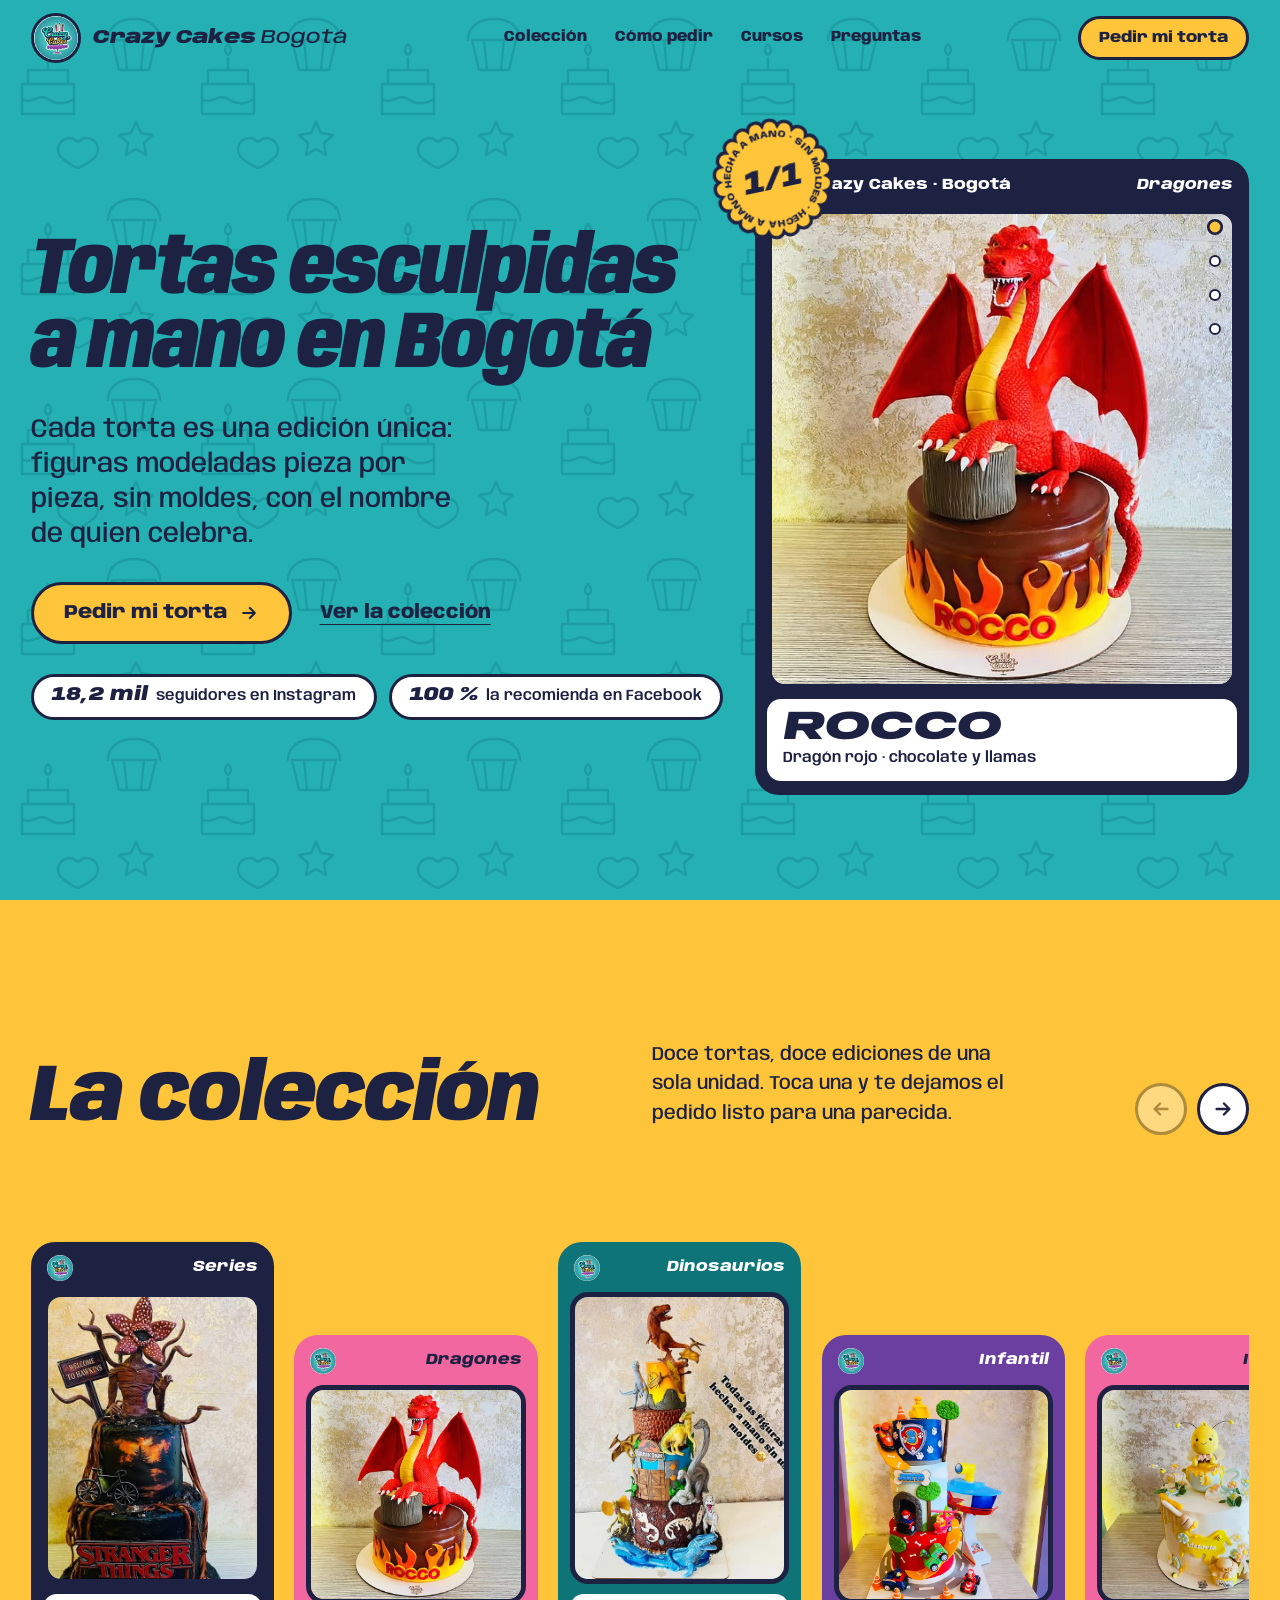
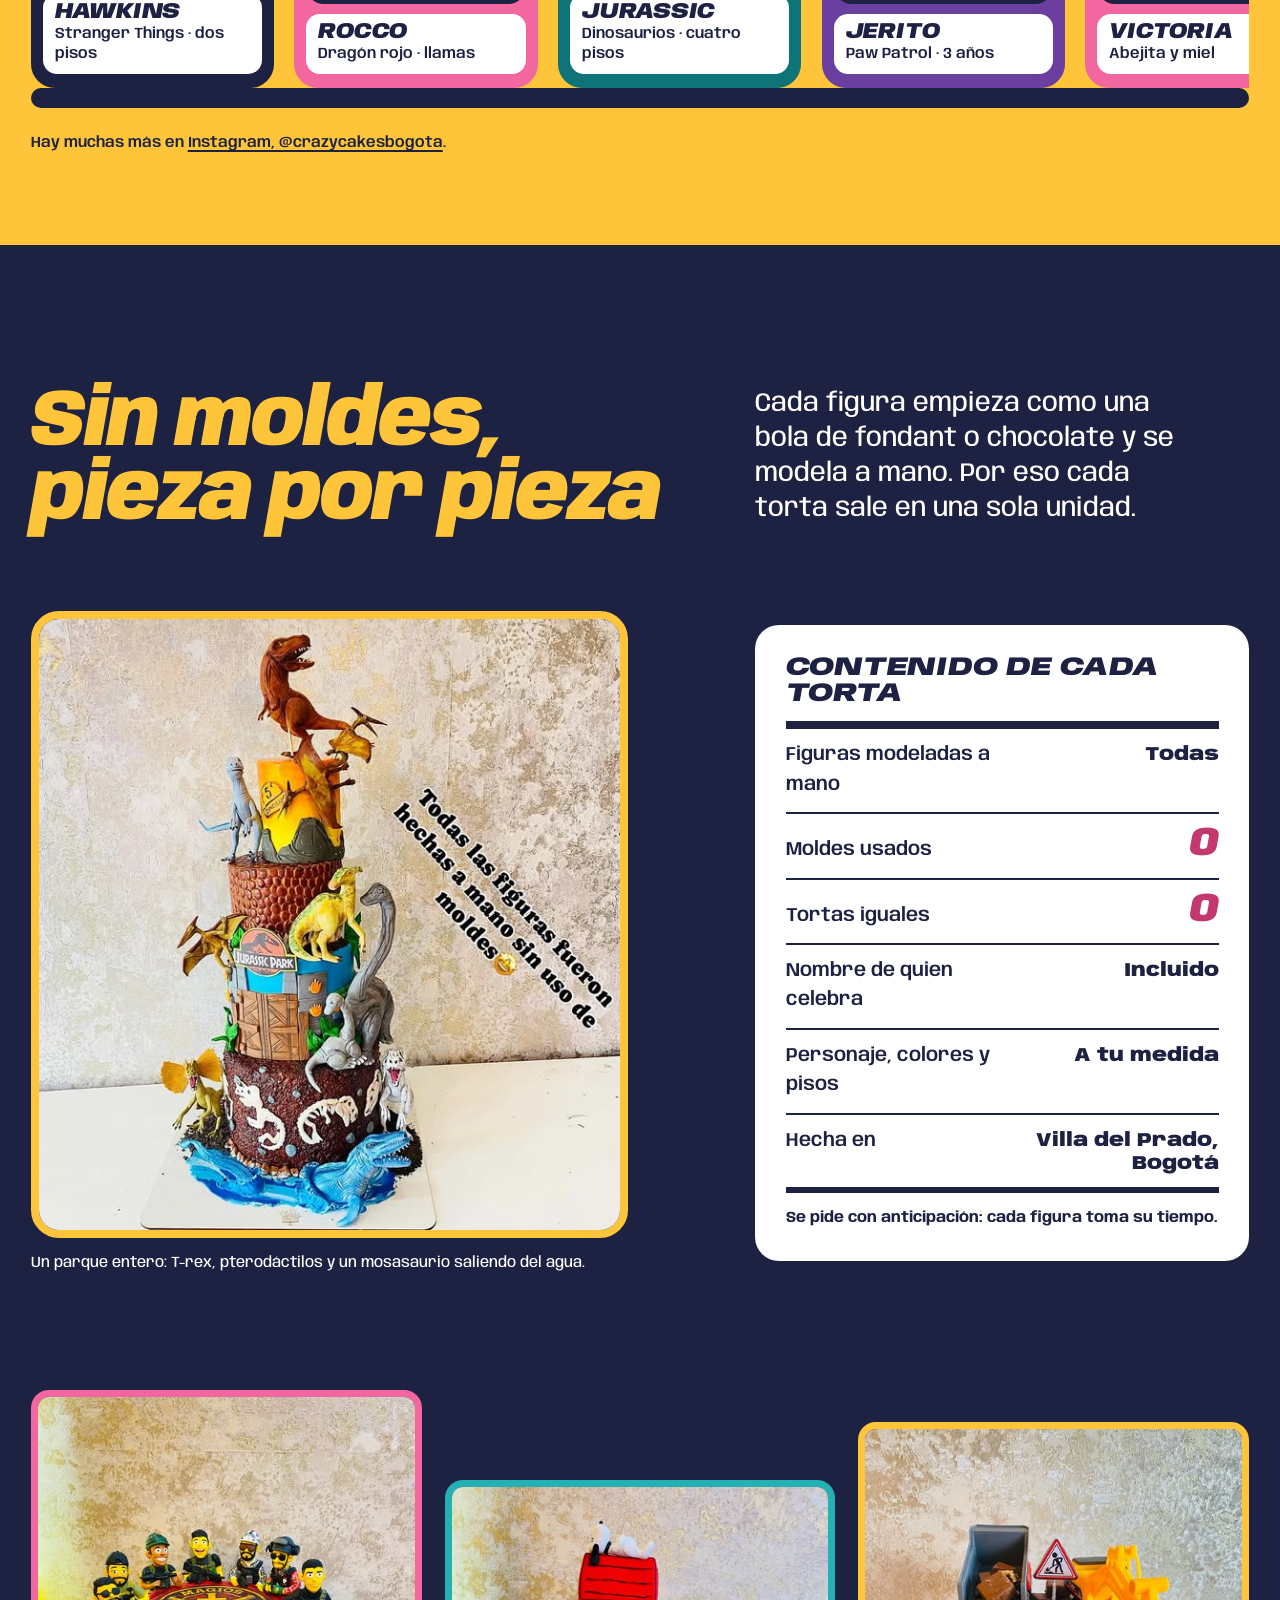
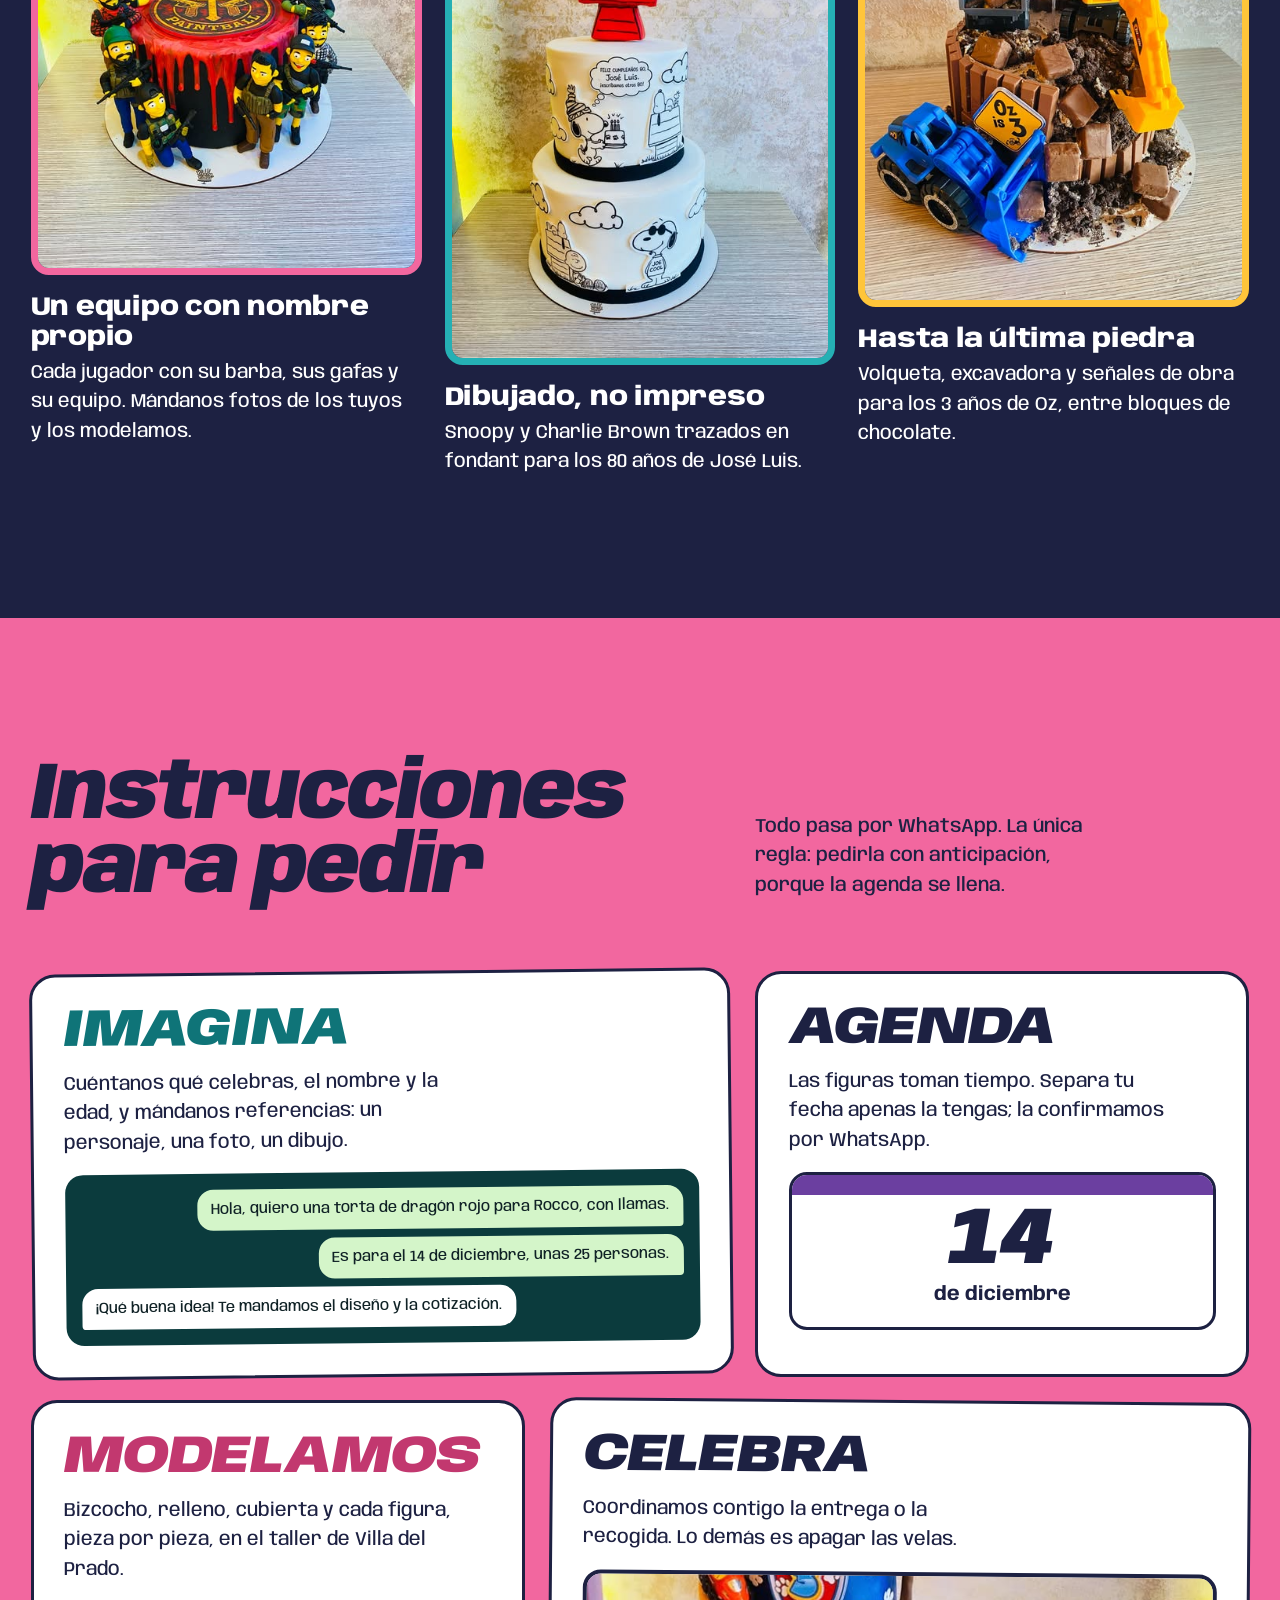
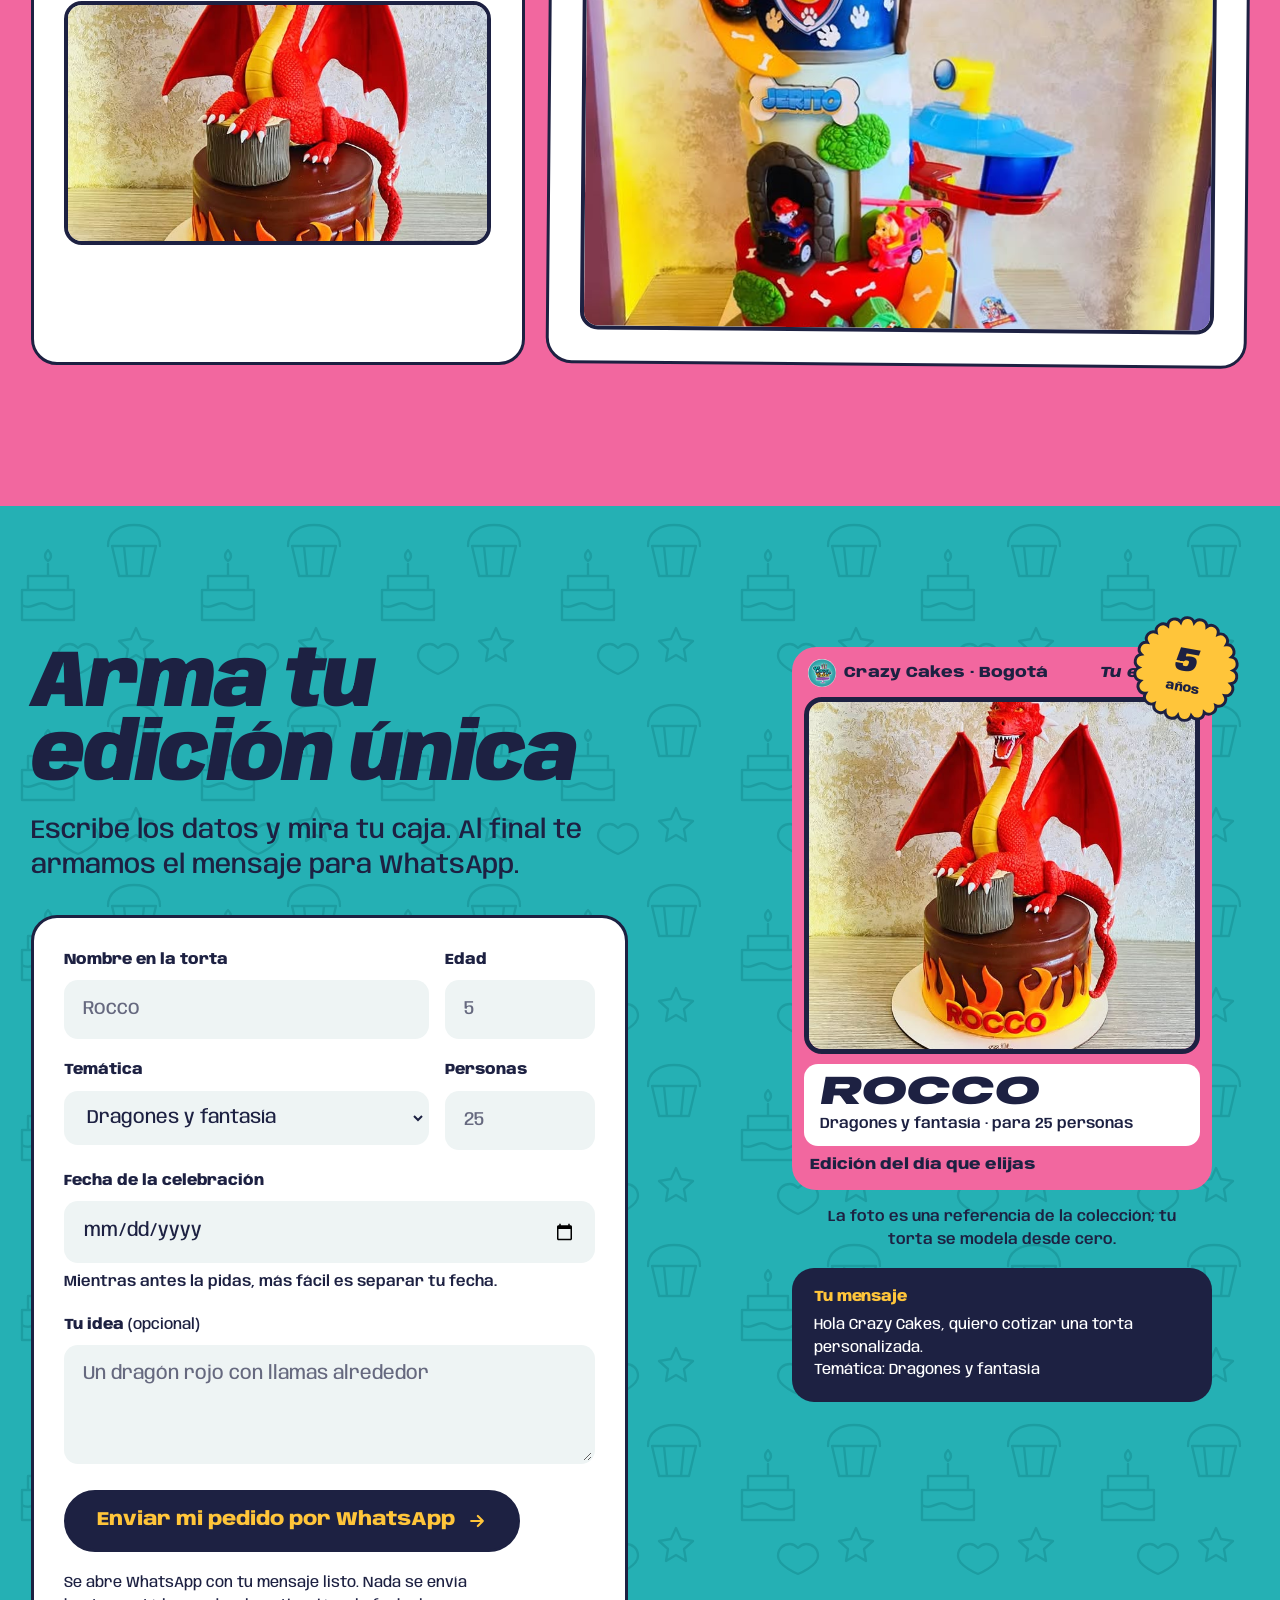
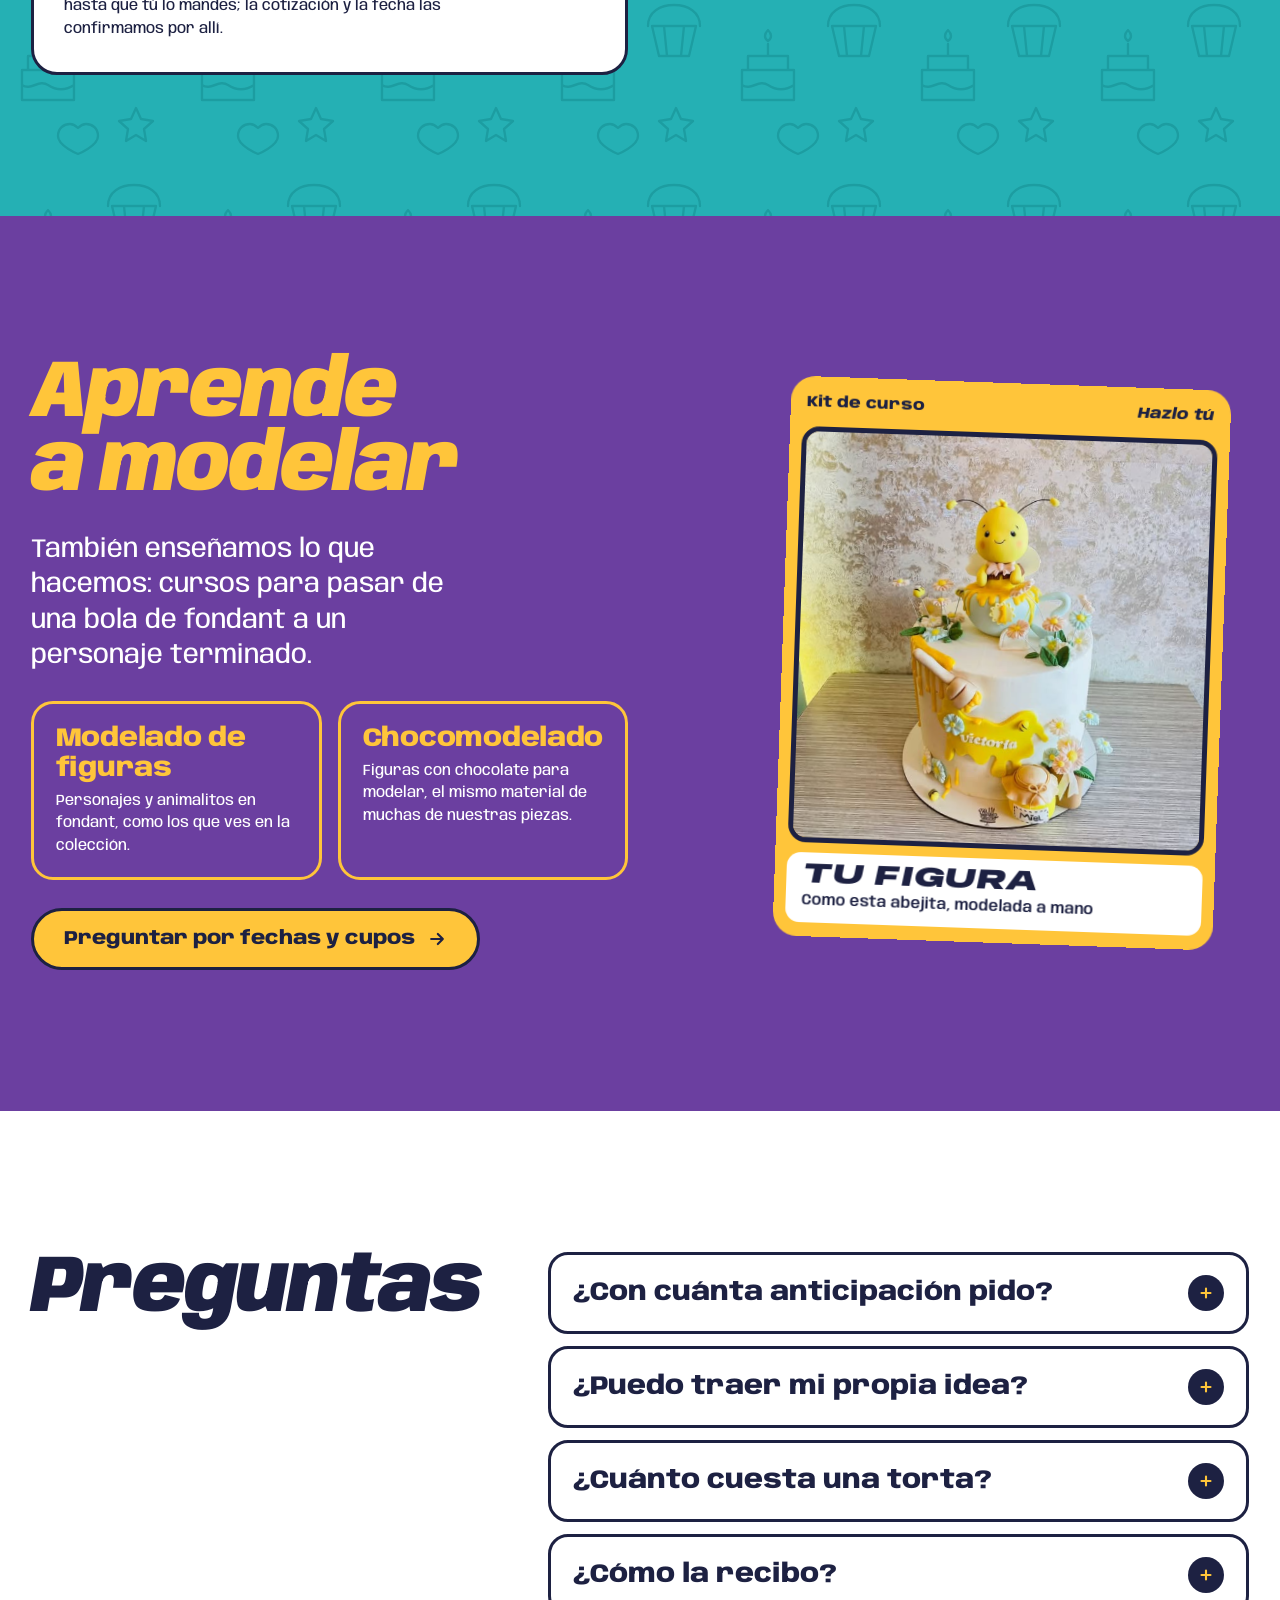
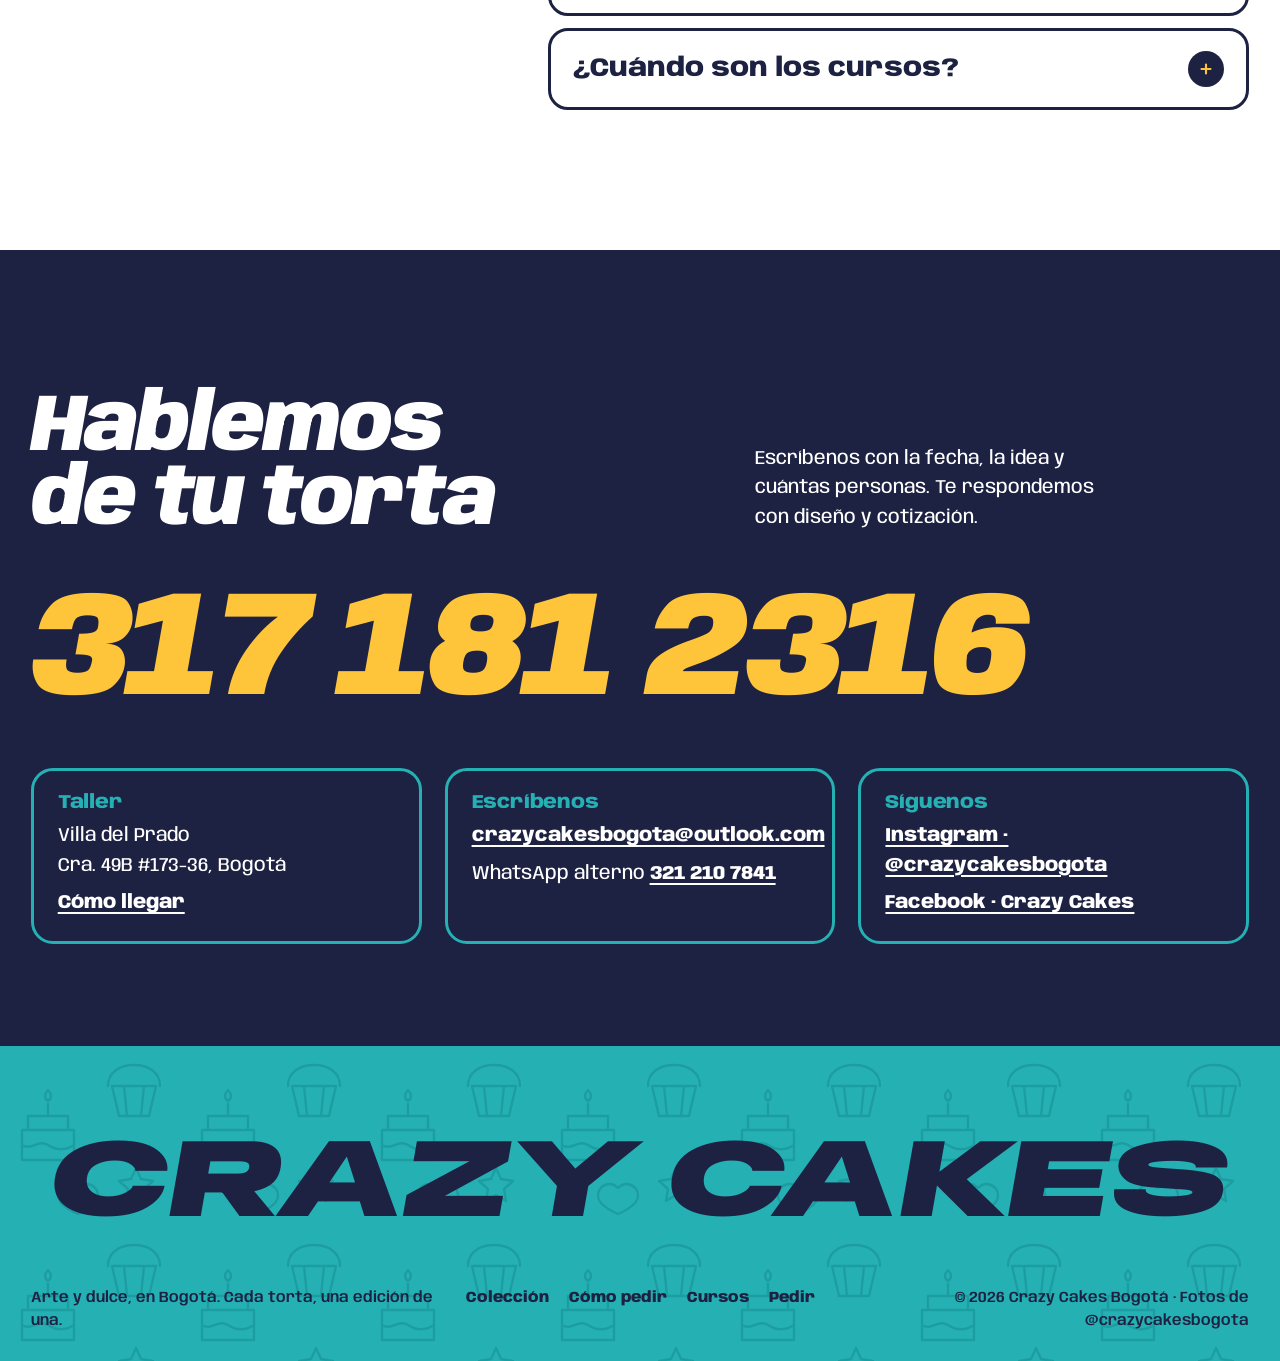
<file: opcion-b/index.html>
<!doctype html>
<html lang="es">
<head>
  <meta charset="utf-8">
  <meta name="viewport" content="width=device-width, initial-scale=1">
  <title>Crazy Cakes Bogotá · Ediciones únicas esculpidas a mano</title>
  <meta name="description" content="Tortas personalizadas en Bogotá con figuras modeladas a mano, sin moldes: cada una es una edición única con el nombre de quien celebra. Pídela por WhatsApp con anticipación.">
  <meta name="theme-color" content="#25b0b4">
  <meta property="og:title" content="Crazy Cakes Bogotá · Ediciones únicas">
  <meta property="og:description" content="Cada torta es una figura de colección 1 de 1, modelada a mano y sin moldes, con el nombre de quien celebra.">
  <meta property="og:image" content="https://listoia21-pixel.github.io/crazy-cakes-bogota/assets/tortas/dragon-rojo.jpg">
  <meta property="og:image:width" content="640">
  <meta property="og:image:height" content="640">
  <meta property="og:url" content="https://listoia21-pixel.github.io/crazy-cakes-bogota/opcion-b/">
  <meta property="og:type" content="website">
  <meta property="og:locale" content="es_CO">
  <meta name="twitter:card" content="summary_large_image">
  <link rel="icon" href="../assets/logo.jpg">
  <link rel="preconnect" href="https://fonts.googleapis.com">
  <link rel="preconnect" href="https://fonts.gstatic.com" crossorigin>
  <link href="https://fonts.googleapis.com/css2?family=Anybody:ital,wdth,wght@0,50..150,400..900;1,50..150,400..900&display=swap" rel="stylesheet">
  <link rel="stylesheet" href="styles.css">
  <script>document.documentElement.classList.add("js");setTimeout(function(){var h=document.querySelector(".hero");h&&h.classList.add("is-on")},3000);</script>
</head>
<body>
  <a class="skip" href="#contenido">Saltar al contenido</a>

  <svg width="0" height="0" class="defs" aria-hidden="true" focusable="false">
    <defs>
      <path id="seal-edge" d="M50.00 8.00A6.28 6.28 0 0 1 61.83 9.70A6.28 6.28 0 0 1 72.71 14.67A6.28 6.28 0 0 1 81.74 22.50A6.28 6.28 0 0 1 88.20 32.55A6.28 6.28 0 0 1 91.57 44.02A6.28 6.28 0 0 1 91.57 55.98A6.28 6.28 0 0 1 88.20 67.45A6.28 6.28 0 0 1 81.74 77.50A6.28 6.28 0 0 1 72.71 85.33A6.28 6.28 0 0 1 61.83 90.30A6.28 6.28 0 0 1 50.00 92.00A6.28 6.28 0 0 1 38.17 90.30A6.28 6.28 0 0 1 27.29 85.33A6.28 6.28 0 0 1 18.26 77.50A6.28 6.28 0 0 1 11.80 67.45A6.28 6.28 0 0 1 8.43 55.98A6.28 6.28 0 0 1 8.43 44.02A6.28 6.28 0 0 1 11.80 32.55A6.28 6.28 0 0 1 18.26 22.50A6.28 6.28 0 0 1 27.29 14.67A6.28 6.28 0 0 1 38.17 9.70A6.28 6.28 0 0 1 50.00 8.00Z"/>
      <path id="seal-ring" d="M50 50m-33 0a33 33 0 1 1 66 0a33 33 0 1 1-66 0"/>
    </defs>
  </svg>

  <header class="bar" data-bar>
    <a class="brand" href="#inicio" aria-label="Crazy Cakes Bogotá, inicio">
      <img src="../assets/logo.jpg" alt="" width="150" height="150">
      <span>Crazy Cakes <em>Bogotá</em></span>
    </a>
    <nav class="nav" aria-label="Principal">
      <a href="#coleccion">Colección</a>
      <a href="#instrucciones">Cómo pedir</a>
      <a href="#cursos">Cursos</a>
      <a href="#preguntas">Preguntas</a>
    </nav>
    <a class="btn btn-sm" href="#pedido">Pedir mi torta</a>
  </header>

  <main id="contenido">
    <!-- Hero: the front of the box -->
    <section class="hero" id="inicio" aria-labelledby="hero-title">
      <div class="hero-copy">
        <h1 id="hero-title" class="hero-title" data-lines>Tortas esculpidas a mano en Bogotá</h1>
        <p class="hero-sub" data-reveal>Cada torta es una edición única: figuras modeladas pieza por pieza, sin moldes, con el nombre de quien celebra.</p>
        <div class="hero-actions" data-reveal>
          <a class="btn btn-lg" href="#pedido">Pedir mi torta <svg aria-hidden="true" viewBox="0 0 24 24"><path d="M5 12h14M13 6l6 6-6 6"/></svg></a>
          <a class="link" href="#coleccion">Ver la colección</a>
        </div>
        <ul class="proof" data-reveal>
          <li><strong>18,2 mil</strong> seguidores en Instagram</li>
          <li><strong>100 %</strong> la recomienda en Facebook</li>
        </ul>
      </div>

      <figure class="box box-hero" data-tilt data-hero-box aria-roledescription="carrusel" aria-label="Tortas recientes">
        <div class="box-top">
          <img src="../assets/logo.jpg" alt="" width="150" height="150">
          <span>Crazy Cakes · Bogotá</span>
          <span class="box-no" data-hero-no>Dragones</span>
        </div>
        <div class="window">
          <img class="is-on" src="../assets/tortas/dragon-rojo.jpg" alt="Torta de chocolate con llamas y un dragón rojo modelado a mano, con el nombre Rocco" width="640" height="640" data-slide data-name="Rocco" data-note="Dragón rojo · chocolate y llamas" data-no="Dragones">
          <img src="../assets/tortas/stranger-things.jpg" alt="Torta negra de dos pisos de Stranger Things con el Demogorgon modelado encima" width="640" height="640" loading="lazy" data-slide data-name="Hawkins" data-note="Demogorgon · dos pisos" data-no="Series">
          <img src="../assets/tortas/mario.jpg" alt="Torta de tres pisos de Mario Bros con estrellas, el número 5 y el nombre Salvador" width="480" height="640" loading="lazy" data-slide data-name="Salvador" data-note="Mario Bros · 5 años" data-no="Videojuegos">
          <img src="../assets/tortas/moana.jpg" alt="Torta azul de Moana remando en su canoa entre olas y flores" width="480" height="640" loading="lazy" data-slide data-name="Moana" data-note="Entre las olas · canoa" data-no="Princesas">
        </div>
        <figcaption class="strip" aria-live="polite">
          <span class="strip-name" data-strip-name>Rocco</span>
          <span class="strip-note" data-strip-note>Dragón rojo · chocolate y llamas</span>
        </figcaption>
        <svg class="seal seal-hero" viewBox="0 0 100 100" aria-hidden="true">
          <use href="#seal-edge" class="seal-bg"/>
          <g class="seal-spin"><text class="seal-ring"><textPath href="#seal-ring">Hecha a mano · Sin moldes · Hecha a mano · Sin moldes ·</textPath></text></g>
          <text x="50" y="58" text-anchor="middle" class="seal-big">1/1</text>
        </svg>
        <div class="dots" role="group" aria-label="Elegir torta">
          <button type="button" aria-label="Torta de Rocco" aria-pressed="true" data-dot="0"></button>
          <button type="button" aria-label="Torta de Hawkins" aria-pressed="false" data-dot="1"></button>
          <button type="button" aria-label="Torta de Salvador" aria-pressed="false" data-dot="2"></button>
          <button type="button" aria-label="Torta de Moana" aria-pressed="false" data-dot="3"></button>
        </div>
      </figure>
    </section>

    <!-- Collection: the shelf -->
    <section class="collection" id="coleccion" aria-labelledby="col-title">
      <div class="col-head">
        <h2 id="col-title" data-reveal>La colección</h2>
        <p data-reveal>Doce tortas, doce ediciones de una sola unidad. Toca una y te dejamos el pedido listo para una parecida.</p>
        <div class="shelf-nav" data-reveal>
          <button type="button" class="round" data-shelf="-1" aria-label="Ver tortas anteriores"><svg viewBox="0 0 24 24" aria-hidden="true"><path d="M19 12H5M11 6l-6 6 6 6"/></svg></button>
          <button type="button" class="round" data-shelf="1" aria-label="Ver más tortas"><svg viewBox="0 0 24 24" aria-hidden="true"><path d="M5 12h14M13 6l6 6-6 6"/></svg></button>
        </div>
      </div>
      <div class="shelf-wrap">
        <div class="shelf-window">
        <ol class="shelf" data-shelf-track>
          <li><a class="box box-mini is-tall" href="#pedido" style="--box: var(--ink)" data-pick data-theme="Películas y series" data-kind="Demogorgon de Stranger Things">
            <span class="box-top"><img src="../assets/logo.jpg" alt="" width="150" height="150" loading="lazy"><span>Crazy Cakes</span><span class="box-no">Series</span></span>
            <span class="window"><img src="../assets/tortas/stranger-things.jpg" alt="Torta negra de dos pisos de Stranger Things con el Demogorgon modelado encima" width="640" height="640" loading="lazy"></span>
            <span class="strip"><span class="strip-name">Hawkins</span><span class="strip-note">Stranger Things · dos pisos</span></span>
          </a></li>
          <li><a class="box box-mini box-light" href="#pedido" style="--box: var(--pink)" data-pick data-theme="Dragones y fantasía" data-kind="Dragón rojo modelado a mano">
            <span class="box-top"><img src="../assets/logo.jpg" alt="" width="150" height="150" loading="lazy"><span>Crazy Cakes</span><span class="box-no">Dragones</span></span>
            <span class="window"><img src="../assets/tortas/dragon-rojo.jpg" alt="Torta de chocolate con llamas y un dragón rojo modelado a mano" width="640" height="640" loading="lazy"></span>
            <span class="strip"><span class="strip-name">Rocco</span><span class="strip-note">Dragón rojo · llamas</span></span>
          </a></li>
          <li><a class="box box-mini is-tall" href="#pedido" style="--box: var(--teal-deep)" data-pick data-theme="Dinosaurios" data-kind="Parque de dinosaurios">
            <span class="box-top"><img src="../assets/logo.jpg" alt="" width="150" height="150" loading="lazy"><span>Crazy Cakes</span><span class="box-no">Dinosaurios</span></span>
            <span class="window"><img src="../assets/tortas/dinosaurios.jpg" alt="Torta de cuatro pisos de Jurassic Park rodeada de dinosaurios modelados a mano" width="640" height="640" loading="lazy"></span>
            <span class="strip"><span class="strip-name">Jurassic</span><span class="strip-note">Dinosaurios · cuatro pisos</span></span>
          </a></li>
          <li><a class="box box-mini" href="#pedido" style="--box: var(--purple)" data-pick data-theme="Infantil y animalitos" data-kind="Paw Patrol y su torre">
            <span class="box-top"><img src="../assets/logo.jpg" alt="" width="150" height="150" loading="lazy"><span>Crazy Cakes</span><span class="box-no">Infantil</span></span>
            <span class="window"><img src="../assets/tortas/paw-patrol.jpg" alt="Torta de Paw Patrol con la torre de vigilancia, los cachorros y sus vehículos" width="640" height="640" loading="lazy"></span>
            <span class="strip"><span class="strip-name">Jerito</span><span class="strip-note">Paw Patrol · 3 años</span></span>
          </a></li>
          <li><a class="box box-mini box-light" href="#pedido" style="--box: var(--pink)" data-pick data-theme="Infantil y animalitos" data-kind="Abejita, flores y miel">
            <span class="box-top"><img src="../assets/logo.jpg" alt="" width="150" height="150" loading="lazy"><span>Crazy Cakes</span><span class="box-no">Infantil</span></span>
            <span class="window"><img src="../assets/tortas/abejita.jpg" alt="Torta blanca con una abejita sobre un tarro de miel, margaritas y el nombre Victoria" width="640" height="640" loading="lazy"></span>
            <span class="strip"><span class="strip-name">Victoria</span><span class="strip-note">Abejita y miel</span></span>
          </a></li>
          <li><a class="box box-mini is-tall" href="#pedido" style="--box: var(--teal-deep)" data-pick data-theme="Princesas y flores" data-kind="Moana entre las olas">
            <span class="box-top"><img src="../assets/logo.jpg" alt="" width="150" height="150" loading="lazy"><span>Crazy Cakes</span><span class="box-no">Princesas</span></span>
            <span class="window"><img src="../assets/tortas/moana.jpg" alt="Torta azul de dos pisos con Moana remando en su canoa entre olas y flores" width="480" height="640" loading="lazy"></span>
            <span class="strip"><span class="strip-name">Moana</span><span class="strip-note">Olas y canoa</span></span>
          </a></li>
          <li><a class="box box-mini is-tall" href="#pedido" style="--box: var(--ink)" data-pick data-theme="Videojuegos" data-kind="Mario Bros y sus amigos">
            <span class="box-top"><img src="../assets/logo.jpg" alt="" width="150" height="150" loading="lazy"><span>Crazy Cakes</span><span class="box-no">Videojuegos</span></span>
            <span class="window"><img src="../assets/tortas/mario.jpg" alt="Torta de tres pisos de Mario Bros con estrellas, el número 5 y el nombre Salvador" width="480" height="640" loading="lazy"></span>
            <span class="strip"><span class="strip-name">Salvador</span><span class="strip-note">Mario Bros · 5 años</span></span>
          </a></li>
          <li><a class="box box-mini is-tall" href="#pedido" style="--box: var(--purple)" data-pick data-theme="Películas y series" data-kind="Snoopy en blanco y negro">
            <span class="box-top"><img src="../assets/logo.jpg" alt="" width="150" height="150" loading="lazy"><span>Crazy Cakes</span><span class="box-no">Series</span></span>
            <span class="window"><img src="../assets/tortas/snoopy.jpg" alt="Torta blanca de dos pisos con Snoopy dibujado en blanco y negro para unos 80 años" width="482" height="640" loading="lazy"></span>
            <span class="strip"><span class="strip-name">José Luis</span><span class="strip-note">Snoopy · 80 años</span></span>
          </a></li>
          <li><a class="box box-mini box-light" href="#pedido" style="--box: var(--pink)" data-pick data-theme="Deportes y pasiones" data-kind="Equipo de paintball">
            <span class="box-top"><img src="../assets/logo.jpg" alt="" width="150" height="150" loading="lazy"><span>Crazy Cakes</span><span class="box-no">Deportes</span></span>
            <span class="window"><img src="../assets/tortas/paintball.jpg" alt="Torta negra con chorreado rojo y un equipo de jugadores de paintball modelados alrededor" width="480" height="640" loading="lazy"></span>
            <span class="strip"><span class="strip-name">Paintball</span><span class="strip-note">Un jugador por figura</span></span>
          </a></li>
          <li><a class="box box-mini" href="#pedido" style="--box: var(--teal-deep)" data-pick data-theme="Infantil y animalitos" data-kind="Obra en construcción con chocolate">
            <span class="box-top"><img src="../assets/logo.jpg" alt="" width="150" height="150" loading="lazy"><span>Crazy Cakes</span><span class="box-no">Infantil</span></span>
            <span class="window"><img src="../assets/tortas/construccion.jpg" alt="Torta de chocolate en construcción con volqueta, excavadora y señales de obra" width="480" height="640" loading="lazy"></span>
            <span class="strip"><span class="strip-name">Oz</span><span class="strip-note">Obra · 3 años</span></span>
          </a></li>
          <li><a class="box box-mini" href="#pedido" style="--box: var(--ink)" data-pick data-theme="Películas y series" data-kind="El Señor de los Anillos">
            <span class="box-top"><img src="../assets/logo.jpg" alt="" width="150" height="150" loading="lazy"><span>Crazy Cakes</span><span class="box-no">Cine</span></span>
            <span class="window"><img src="../assets/tortas/senor-anillos.jpg" alt="Torta de El Señor de los Anillos con mapa de la Tierra Media, flechas y una espada" width="480" height="640" loading="lazy"></span>
            <span class="strip"><span class="strip-name">El anillo</span><span class="strip-note">Mapa y espada</span></span>
          </a></li>
          <li><a class="box box-mini" href="#pedido" style="--box: var(--purple)" data-pick data-theme="Películas y series" data-kind="El DeLorean de Volver al Futuro">
            <span class="box-top"><img src="../assets/logo.jpg" alt="" width="150" height="150" loading="lazy"><span>Crazy Cakes</span><span class="box-no">Cine</span></span>
            <span class="window"><img src="../assets/tortas/volver-futuro.jpg" alt="Torta blanca de Volver al Futuro con el DeLorean dejando un rastro de fuego" width="480" height="640" loading="lazy"></span>
            <span class="strip"><span class="strip-name">DeLorean</span><span class="strip-note">Rastro de fuego</span></span>
          </a></li>
        </ol>
        </div>
      </div>
      <p class="col-more">Hay muchas más en <a href="https://www.instagram.com/crazycakesbogota/" target="_blank" rel="noopener">Instagram, @crazycakesbogota</a>.</p>
    </section>

    <!-- Back of the box: what's inside -->
    <section class="inside" id="sin-moldes" aria-labelledby="in-title">
      <div class="inside-head">
        <h2 id="in-title" data-reveal>Sin moldes, pieza por pieza</h2>
        <p class="lead" data-reveal>Cada figura empieza como una bola de fondant o chocolate y se modela a mano. Por eso cada torta sale en una sola unidad.</p>
      </div>
      <div class="inside-main">
        <figure class="inside-photo" data-reveal>
          <span class="window window-lg"><img src="../assets/tortas/dinosaurios.jpg" alt="Torta de Jurassic Park con T-rex, pterodáctilos y un mosasaurio modelados a mano" width="640" height="640" loading="lazy"></span>
          <figcaption>Un parque entero: T-rex, pterodáctilos y un mosasaurio saliendo del agua.</figcaption>
        </figure>
        <div class="spec" data-reveal>
          <h3 class="spec-title">Contenido de cada torta</h3>
          <table>
            <caption class="visually-hidden">Qué trae cada torta de Crazy Cakes</caption>
            <tbody>
              <tr><th scope="row">Figuras modeladas a mano</th><td>Todas</td></tr>
              <tr><th scope="row">Moldes usados</th><td class="spec-big">0</td></tr>
              <tr><th scope="row">Tortas iguales</th><td class="spec-big">0</td></tr>
              <tr><th scope="row">Nombre de quien celebra</th><td>Incluido</td></tr>
              <tr><th scope="row">Personaje, colores y pisos</th><td>A tu medida</td></tr>
              <tr><th scope="row">Hecha en</th><td>Villa del Prado, Bogotá</td></tr>
            </tbody>
          </table>
          <p class="spec-note">Se pide con anticipación: cada figura toma su tiempo.</p>
        </div>
      </div>
      <div class="closeups">
        <figure class="closeup closeup-a" data-reveal>
          <span class="window"><img src="../assets/tortas/paintball.jpg" alt="Equipo de jugadores de paintball modelados uno por uno alrededor de una torta negra" width="480" height="640" loading="lazy"></span>
          <figcaption><h3>Un equipo con nombre propio</h3><p>Cada jugador con su barba, sus gafas y su equipo. Mándanos fotos de los tuyos y los modelamos.</p></figcaption>
        </figure>
        <figure class="closeup closeup-b" data-reveal>
          <span class="window"><img src="../assets/tortas/snoopy.jpg" alt="Snoopy y Charlie Brown dibujados en fondant sobre una torta blanca de dos pisos" width="482" height="640" loading="lazy"></span>
          <figcaption><h3>Dibujado, no impreso</h3><p>Snoopy y Charlie Brown trazados en fondant para los 80 años de José Luis.</p></figcaption>
        </figure>
        <figure class="closeup closeup-c" data-reveal>
          <span class="window"><img src="../assets/tortas/construccion.jpg" alt="Volqueta, excavadora y señales de obra modeladas sobre una torta de chocolate" width="480" height="640" loading="lazy"></span>
          <figcaption><h3>Hasta la última piedra</h3><p>Volqueta, excavadora y señales de obra para los 3 años de Oz, entre bloques de chocolate.</p></figcaption>
        </figure>
      </div>
    </section>

    <!-- Instructions leaflet -->
    <section class="howto" id="instrucciones" aria-labelledby="h-title">
      <div class="howto-head">
        <h2 id="h-title" data-reveal>Instrucciones para pedir</h2>
        <p data-reveal>Todo pasa por WhatsApp. La única regla: pedirla con anticipación, porque la agenda se llena.</p>
      </div>
      <ol class="leaflet">
        <li class="sheet sheet-wide" data-reveal>
          <h3 class="verb">Imagina</h3>
          <p>Cuéntanos qué celebras, el nombre y la edad, y mándanos referencias: un personaje, una foto, un dibujo.</p>
          <div class="chat" data-ui role="img" aria-label="Ejemplo de conversación por WhatsApp pidiendo una torta de dragón">
            <p class="msg msg-out">Hola, quiero una torta de dragón rojo para Rocco, con llamas.</p>
            <p class="msg msg-out">Es para el 14 de diciembre, unas 25 personas.</p>
            <p class="msg msg-in">¡Qué buena idea! Te mandamos el diseño y la cotización.</p>
          </div>
        </li>
        <li class="sheet" data-reveal>
          <h3 class="verb">Agenda</h3>
          <p>Las figuras toman tiempo. Separa tu fecha apenas la tengas; la confirmamos por WhatsApp.</p>
          <div class="cal" aria-hidden="true"><span class="cal-day">14</span><span class="cal-month">de diciembre</span></div>
        </li>
        <li class="sheet" data-reveal>
          <h3 class="verb">Modelamos</h3>
          <p>Bizcocho, relleno, cubierta y cada figura, pieza por pieza, en el taller de Villa del Prado.</p>
          <span class="window"><img src="../assets/tortas/dragon-rojo.jpg" alt="Primer plano del dragón rojo con las alas abiertas" width="640" height="640" loading="lazy"></span>
        </li>
        <li class="sheet sheet-wide" data-reveal>
          <h3 class="verb">Celebra</h3>
          <p>Coordinamos contigo la entrega o la recogida. Lo demás es apagar las velas.</p>
          <span class="window"><img src="../assets/tortas/paw-patrol.jpg" alt="Torta de Paw Patrol con la torre y los cachorros, lista para la fiesta" width="640" height="640" loading="lazy"></span>
        </li>
      </ol>
    </section>

    <!-- Build your own edition -->
    <section class="order" id="pedido" aria-labelledby="o-title">
      <div class="order-copy">
        <h2 id="o-title" data-reveal>Arma tu edición única</h2>
        <p class="order-lead" data-reveal>Escribe los datos y mira tu caja. Al final te armamos el mensaje para WhatsApp.</p>
        <form class="order-form" data-order action="https://wa.me/573171812316" method="get" target="_blank">
          <div class="field">
            <label for="f-name">Nombre en la torta</label>
            <input id="f-name" name="nombre" type="text" maxlength="14" autocomplete="off" placeholder="Rocco">
          </div>
          <div class="field field-short">
            <label for="f-age">Edad</label>
            <input id="f-age" name="edad" type="number" min="1" max="120" inputmode="numeric" placeholder="5">
          </div>
          <div class="field">
            <label for="f-theme">Temática</label>
            <select id="f-theme" name="tema">
              <option>Dragones y fantasía</option>
              <option>Dinosaurios</option>
              <option>Películas y series</option>
              <option>Videojuegos</option>
              <option>Infantil y animalitos</option>
              <option>Princesas y flores</option>
              <option>Deportes y pasiones</option>
              <option>Otra idea</option>
            </select>
          </div>
          <div class="field field-short">
            <label for="f-people">Personas</label>
            <input id="f-people" name="personas" type="number" min="5" max="300" inputmode="numeric" placeholder="25">
          </div>
          <div class="field field-wide">
            <label for="f-date">Fecha de la celebración</label>
            <input id="f-date" name="fecha" type="date" aria-describedby="f-days">
            <p class="days" id="f-days" data-days aria-live="polite">Mientras antes la pidas, más fácil es separar tu fecha.</p>
          </div>
          <div class="field field-wide">
            <label for="f-idea">Tu idea <span>(opcional)</span></label>
            <textarea id="f-idea" name="idea" rows="3" placeholder="Un dragón rojo con llamas alrededor"></textarea>
          </div>
          <input type="hidden" name="text" value="Hola Crazy Cakes, quiero cotizar una torta personalizada." data-fallback-text>
          <button class="btn btn-lg btn-ink" type="submit">Enviar mi pedido por WhatsApp <svg aria-hidden="true" viewBox="0 0 24 24"><path d="M5 12h14M13 6l6 6-6 6"/></svg></button>
          <p class="form-note">Se abre WhatsApp con tu mensaje listo. Nada se envía hasta que tú lo mandes; la cotización y la fecha las confirmamos por allí.</p>
        </form>
      </div>

      <div class="order-preview">
        <figure class="box box-order" data-order-box style="--box: var(--pink); color: var(--ink)">
          <div class="box-top">
            <img src="../assets/logo.jpg" alt="" width="150" height="150">
            <span>Crazy Cakes · Bogotá</span>
            <span class="box-no">Tu edición</span>
          </div>
          <div class="window">
            <img src="../assets/tortas/dragon-rojo.jpg" alt="Foto de referencia: torta de dragón rojo" width="640" height="640" data-order-photo>
          </div>
          <figcaption class="strip">
            <span class="strip-name" data-box-name>Rocco</span>
            <span class="strip-note" data-box-note>Dragones y fantasía · para 25 personas</span>
          </figcaption>
          <svg class="seal seal-order" viewBox="0 0 100 100" aria-hidden="true">
            <use href="#seal-edge" class="seal-bg"/>
            <text x="50" y="52" text-anchor="middle" class="seal-age" data-box-age>5</text>
            <text x="50" y="70" text-anchor="middle" class="seal-small">años</text>
          </svg>
          <p class="box-date" data-box-date>Edición del día que elijas</p>
        </figure>
        <p class="ref-note">La foto es una referencia de la colección; tu torta se modela desde cero.</p>
        <div class="message" data-ui>
          <h3>Tu mensaje</h3>
          <p data-message>Hola Crazy Cakes, quiero cotizar una torta personalizada.</p>
        </div>
      </div>
    </section>

    <!-- Courses: the do-it-yourself kit -->
    <section class="courses" id="cursos" aria-labelledby="k-title">
      <div class="courses-copy">
        <h2 id="k-title" data-reveal>Aprende a modelar</h2>
        <p class="lead" data-reveal>También enseñamos lo que hacemos: cursos para pasar de una bola de fondant a un personaje terminado.</p>
        <ul class="kit">
          <li data-reveal><h3>Modelado de figuras</h3><p>Personajes y animalitos en fondant, como los que ves en la colección.</p></li>
          <li data-reveal><h3>Chocomodelado</h3><p>Figuras con chocolate para modelar, el mismo material de muchas de nuestras piezas.</p></li>
        </ul>
        <a class="btn btn-lg" href="https://wa.me/573171812316?text=Hola%20Crazy%20Cakes%2C%20quiero%20informaci%C3%B3n%20sobre%20los%20cursos%20de%20modelado%20y%20chocomodelado." target="_blank" rel="noopener" data-reveal>Preguntar por fechas y cupos <svg aria-hidden="true" viewBox="0 0 24 24"><path d="M5 12h14M13 6l6 6-6 6"/></svg></a>
      </div>
      <figure class="box box-kit" data-reveal style="--box: var(--flame)">
        <div class="box-top"><span>Kit de curso</span><span class="box-no">Hazlo tú</span></div>
        <div class="window"><img src="../assets/tortas/abejita.jpg" alt="Abejita sobre un tarro de miel con margaritas, modelada a mano" width="640" height="640" loading="lazy"></div>
        <figcaption class="strip"><span class="strip-name">Tu figura</span><span class="strip-note">Como esta abejita, modelada a mano</span></figcaption>
      </figure>
    </section>

    <!-- FAQ -->
    <section class="faq" id="preguntas" aria-labelledby="faq-title">
      <h2 id="faq-title" data-reveal>Preguntas</h2>
      <div class="faq-list">
        <details data-reveal>
          <summary>¿Con cuánta anticipación pido?</summary>
          <p>Lo antes posible. Cada figura se modela a mano y la agenda se llena, sobre todo en fechas especiales. Escríbenos con la fecha y te confirmamos si está disponible.</p>
        </details>
        <details data-reveal>
          <summary>¿Puedo traer mi propia idea?</summary>
          <p>Claro, así empiezan todas. Mándanos fotos, dibujos o el personaje favorito por WhatsApp y te proponemos cómo llevarlo a la torta.</p>
        </details>
        <details data-reveal>
          <summary>¿Cuánto cuesta una torta?</summary>
          <p>Depende del diseño, del número de personas y de las figuras. Con tu idea, la fecha y las porciones te enviamos una cotización exacta.</p>
        </details>
        <details data-reveal>
          <summary>¿Cómo la recibo?</summary>
          <p>Acordamos por WhatsApp si la recoges en Villa del Prado o si coordinamos una entrega, junto con los medios de pago.</p>
        </details>
        <details data-reveal>
          <summary>¿Cuándo son los cursos?</summary>
          <p>Abrimos grupos de modelado de figuras y de chocomodelado durante el año. Escríbenos y te contamos las próximas fechas.</p>
        </details>
      </div>
    </section>

    <!-- Contact -->
    <section class="contact" id="contacto" aria-labelledby="contact-title">
      <div class="contact-head">
        <h2 id="contact-title" data-reveal>Hablemos de tu torta</h2>
        <p data-reveal>Escríbenos con la fecha, la idea y cuántas personas. Te respondemos con diseño y cotización.</p>
      </div>
      <a class="contact-number" href="https://wa.me/573171812316" target="_blank" rel="noopener" aria-label="Escribir por WhatsApp al 317 181 2316" data-reveal>317 181 2316</a>
      <div class="contact-grid">
        <div data-reveal>
          <h3>Taller</h3>
          <address>Villa del Prado<br>Cra. 49B #173-36, Bogotá</address>
          <a href="https://maps.google.com/?q=Cra.+49B+%23173-36,+Bogot%C3%A1" target="_blank" rel="noopener">Cómo llegar</a>
        </div>
        <div data-reveal>
          <h3>Escríbenos</h3>
          <p><a href="mailto:crazycakesbogota@outlook.com">crazycakesbogota@outlook.com</a></p>
          <p>WhatsApp alterno <a href="https://wa.me/573212107841" target="_blank" rel="noopener">321 210 7841</a></p>
        </div>
        <div data-reveal>
          <h3>Síguenos</h3>
          <p><a href="https://www.instagram.com/crazycakesbogota/" target="_blank" rel="noopener">Instagram · @crazycakesbogota</a></p>
          <p><a href="https://www.facebook.com/crazycakesbogota/" target="_blank" rel="noopener">Facebook · Crazy Cakes</a></p>
        </div>
      </div>
    </section>
  </main>

  <footer class="foot">
    <p class="wordmark" aria-hidden="true">Crazy Cakes</p>
    <div class="foot-row">
      <p>Arte y dulce, en Bogotá. Cada torta, una edición de una.</p>
      <p class="foot-links"><a href="#coleccion">Colección</a><a href="#instrucciones">Cómo pedir</a><a href="#cursos">Cursos</a><a href="#pedido">Pedir</a></p>
      <p>© 2026 Crazy Cakes Bogotá · Fotos de @crazycakesbogota</p>
    </div>
  </footer>

  <a class="dock" href="#pedido" data-dock>Pedir mi torta</a>

  <script src="app.js" defer></script>
</body>
</html>
</file>
<file: styles.css>
/* Crazy Cakes Bogotá · Opción A «Apaga la luz»
   The room goes dark, the cake comes in lit. Night navy from the logo outline,
   candle-flame yellow as the only light, the logo candles' wax as colour fields,
   the logo's scalloped cake stand as the one edge. */
:root {
  --night: #14183a;
  --night-2: #1f2452;
  --cream: #f2f2f5;
  --flame: #ffc53a;
  --flame-hot: #ffad14;
  --teal: #25b0b4;
  --teal-deep: #0f7f83;
  --pink: #f2679f;
  --purple: #6b3fa0;
  --purple-deep: #54307f;
  --lilac: #c4a3ec;
  --ink: #14183a;

  --display: "Bricolage Grotesque", "Arial Narrow", sans-serif;
  --script: "Leckerli One", "Brush Script MT", cursive;
  --text: "Bricolage Grotesque", system-ui, sans-serif;

  --fs-small: clamp(0.875rem, 0.84rem + 0.15vw, 0.9375rem);
  --fs-body: clamp(1.0625rem, 1rem + 0.25vw, 1.1875rem);
  --fs-lead: clamp(1.25rem, 1.08rem + 0.75vw, 1.75rem);
  --fs-head: clamp(2.75rem, 1.6rem + 4.6vw, 5.75rem);
  --fs-giant: clamp(3.75rem, 1.4rem + 8vw, 8.5rem);
  --fs-script: clamp(2.25rem, 1.8rem + 1vw, 2.75rem);

  --m: clamp(16px, 2.4vw, 36px);
  --gap: clamp(16px, 1.8vw, 28px);
  --section: clamp(112px, 12vw, 200px);
  --bar-h: 76px;
  --scallop: 22px;

  --ease-out: cubic-bezier(0.22, 1, 0.36, 1);
  --ease-expo: cubic-bezier(0.16, 1, 0.3, 1);
  --ease-soft: cubic-bezier(0.33, 1, 0.68, 1);
  --ease-in-out: cubic-bezier(0.76, 0, 0.24, 1);
}

*, *::before, *::after { box-sizing: border-box; }
html { scroll-behavior: smooth; scroll-padding-top: calc(var(--bar-h) + 12px); -webkit-text-size-adjust: 100%; scrollbar-color: var(--flame) var(--night); }
body {
  margin: 0;
  background: var(--night);
  color: var(--cream);
  font: 400 var(--fs-body)/1.55 var(--text);
  font-optical-sizing: auto;
  -webkit-font-smoothing: antialiased;
  caret-color: var(--flame);
  overflow-x: clip;
}
img, svg { display: block; max-width: 100%; }
img { height: auto; }
h1, h2, h3, p, figure, ol, ul { margin: 0; padding: 0; }
p { text-wrap: pretty; }
ol, ul { list-style: none; }
a { color: inherit; text-underline-offset: 0.2em; text-decoration-thickness: 2px; }
button, input, select, textarea { font: inherit; color: inherit; }
::selection { background: var(--flame); color: var(--ink); }
:focus-visible { outline: 3px solid var(--flame); outline-offset: 3px; border-radius: 4px; }
.field-yellow :focus-visible, .field-teal :focus-visible, .field-pink :focus-visible { outline-color: var(--ink); }

.skip { position: fixed; left: var(--m); top: -80px; z-index: 60; background: var(--flame); color: var(--ink); padding: 12px 18px; border-radius: 999px; font-weight: 700; }
.skip:focus { top: 12px; }

/* Headings */
h1, h2, .verb, .contact-number {
  font-family: var(--display);
  font-weight: 800;
  font-stretch: 75%;
  letter-spacing: -0.03em;
  line-height: 0.92;
  text-wrap: balance;
}
h2 { font-size: var(--fs-head); }
h3 { font: 700 var(--fs-lead)/1.15 var(--display); letter-spacing: -0.01em; }

/* Buttons: one shape, the full pill of the logo's round badge */
.btn {
  display: inline-flex; align-items: center; justify-content: center; gap: 12px;
  min-height: 52px; padding: 0 26px;
  border: 0; border-radius: 999px;
  background: var(--flame); color: var(--ink);
  font: 700 var(--fs-body)/1 var(--text); text-decoration: none; white-space: nowrap;
  cursor: pointer;
  transition: transform 0.25s var(--ease-out), background-color 0.2s ease;
}
.btn svg { width: 20px; height: 20px; fill: none; stroke: currentColor; stroke-width: 2.4; stroke-linecap: round; stroke-linejoin: round; transition: transform 0.3s var(--ease-out); }
.btn:hover { background: var(--cream); transform: translateY(-2px); }
.btn:hover svg { transform: translateX(4px); }
.btn:active { transform: translateY(0) scale(0.97); transition-duration: 0.12s; }
.btn-sm { min-height: 44px; padding: 0 20px; font-size: var(--fs-small); }
.btn-lg { min-height: 60px; padding: 0 30px; }
.btn-ink { background: var(--ink); color: var(--flame); }
.btn-ink:hover { background: var(--purple-deep); color: var(--cream); }

.link { font-weight: 700; text-decoration: underline; text-decoration-color: var(--flame); text-underline-offset: 0.3em; transition: color 0.2s ease, text-underline-offset 0.25s var(--ease-out); }
.link:hover { color: var(--flame); text-underline-offset: 0.45em; }

/* Scalloped edge: the hem of the logo's cake stand, always whole scallops */
.field-teal, .field-yellow, .field-purple, .field-pink { position: relative; color: var(--ink); }
.field-teal { background: var(--teal); }
.field-yellow { background: var(--flame); }
.field-purple { background: var(--purple); color: var(--cream); }
.field-pink { background: var(--pink); }
.field-teal::before, .field-yellow::before, .field-purple::before, .field-pink::before {
  content: ""; position: absolute; left: 0; right: 0; top: -1px; height: var(--scallop);
  background: var(--above, var(--night));
  -webkit-mask: url("data:image/svg+xml,%3Csvg xmlns='http://www.w3.org/2000/svg' viewBox='0 0 44 22'%3E%3Cpath d='M0 0h44a22 22 0 0 1-44 0z'/%3E%3C/svg%3E") 0 0 / calc(var(--scallop) * 2) var(--scallop) round no-repeat;
          mask: url("data:image/svg+xml,%3Csvg xmlns='http://www.w3.org/2000/svg' viewBox='0 0 44 22'%3E%3Cpath d='M0 0h44a22 22 0 0 1-44 0z'/%3E%3C/svg%3E") 0 0 / calc(var(--scallop) * 2) var(--scallop) round no-repeat;
  pointer-events: none; z-index: 1;
}

/* Bar */
.bar {
  position: fixed; inset: 0 0 auto; z-index: 40; height: var(--bar-h);
  display: flex; align-items: center; justify-content: space-between; gap: 24px;
  padding: 0 var(--m);
  transition: background-color 0.3s ease, transform 0.4s var(--ease-out);
}
.bar.is-solid { background: var(--night); }
.brand { display: flex; align-items: center; gap: 12px; text-decoration: none; }
.brand img { width: 48px; height: 48px; border-radius: 50%; transition: transform 0.5s var(--ease-out); }
.brand:hover img { transform: rotate(-10deg) scale(1.06); }
.brand span { font: 400 1.625rem/1 var(--script); color: var(--flame); padding-bottom: 4px; }
.nav { display: flex; gap: clamp(20px, 2.4vw, 36px); font-weight: 600; font-size: var(--fs-small); }
.nav a { position: relative; padding: 10px 0; text-decoration: none; }
.nav a::after { content: ""; position: absolute; left: 0; right: 0; bottom: 4px; height: 2px; border-radius: 2px; background: var(--flame); transform: scaleX(0); transform-origin: left; transition: transform 0.3s var(--ease-out); }
.nav a:hover::after, .nav a.is-here::after { transform: scaleX(1); }

/* Hero */
.hero {
  min-height: 100svh; overflow-x: clip;
  padding: calc(var(--bar-h) + 40px) var(--m) clamp(48px, 6vh, 72px);
  display: grid; grid-template-columns: repeat(12, minmax(0, 1fr)); column-gap: var(--gap);
  align-items: center;
}
.hero-copy { grid-column: 1 / 8; display: grid; gap: 32px; justify-items: start; padding-bottom: 2vh; }
.hero-title { font-size: var(--fs-head); color: var(--flame); }
.hero-title .line { display: block; overflow: hidden; padding-bottom: 0.06em; margin-bottom: -0.06em; }
.hero-title .line > span { display: block; }
.hero-sub { font-size: var(--fs-lead); line-height: 1.35; max-width: 30ch; }
.hero-actions { display: flex; flex-wrap: wrap; align-items: center; gap: 16px 28px; }
.proof { display: flex; flex-wrap: wrap; gap: 8px 28px; font-size: var(--fs-small); }
.proof li { max-width: 22ch; line-height: 1.4; }
.proof strong { display: block; font: 800 var(--fs-lead)/1.05 var(--display); font-stretch: 75%; color: var(--flame); letter-spacing: -0.01em; }

.stage {
  grid-column: 8 / 13; justify-self: end; position: relative;
  width: min(100%, calc((100svh - var(--bar-h) - 190px) * 0.8), 600px);
  padding-top: 40px;
  display: grid; justify-items: center;
}
.stage { translate: 0 calc(var(--hp, 0) * -56px); }
.halo {
  scale: calc(1 + var(--hp, 0) * 0.14);
  position: absolute; z-index: 0; width: 112%; aspect-ratio: 1; border-radius: 50%;
  left: -8%; top: 0; background: var(--flame);
  transform-origin: 45% 45%;
}
.flame, .c-flame { fill: var(--flame-hot); }
.flame-core, .c-flame-core { fill: var(--cream); }
.flame, .flame-core { transform-origin: 20px 38px; animation: flicker 1.8s ease-in-out infinite alternate; }
@keyframes flicker {
  0% { transform: scale(1, 1) rotate(-2deg); }
  40% { transform: scale(0.94, 1.06) rotate(2deg); }
  100% { transform: scale(1.04, 0.95) rotate(-1deg); }
}
.arch {
  position: relative; z-index: 1; width: 100%; aspect-ratio: 4 / 5;
  border-radius: 999px 999px 24px 24px; overflow: hidden; background: var(--night-2);
}
.arch img {
  position: absolute; inset: 0; width: 100%; height: 100%; object-fit: cover;
  opacity: 0; transform: scale(1.08) translateY(3%);
  transition: opacity 0.9s var(--ease-out), transform 1.6s var(--ease-expo);
}
.arch img.is-on { opacity: 1; transform: none; }
.arch img.is-on { animation: drift 12s 1.6s var(--ease-soft) infinite alternate; }
@keyframes drift { to { transform: scale(1.05) translateY(-1.5%); } }
.plate {
  position: relative; z-index: 2; margin-top: -44px; justify-self: start; margin-left: -28px;
  display: grid; gap: 2px; max-width: 86%;
  background: var(--night); border-radius: 28px; padding: 14px 26px 16px;
}
.plate-name { font: 400 var(--fs-script)/1.1 var(--script); color: var(--flame); }
.plate-note { font-size: var(--fs-small); line-height: 1.35; }
.plate.is-changing .plate-name, .plate.is-changing .plate-note { opacity: 0; transform: translateY(8px); }
.plate-name, .plate-note { transition: opacity 0.35s ease, transform 0.5s var(--ease-out); }
.dots { position: relative; z-index: 2; display: flex; gap: 6px; justify-self: start; margin: 14px 0 0 -12px; }
.dots button { width: 36px; height: 36px; padding: 0; border: 0; background: none; cursor: pointer; display: grid; place-items: center; }
.dots button::before { content: ""; width: 10px; height: 10px; border-radius: 50%; background: var(--cream); opacity: 0.4; transition: opacity 0.2s ease, transform 0.3s var(--ease-out), background-color 0.2s; }
.dots button:hover::before { opacity: 0.8; }
.dots button[aria-pressed="true"]::before { opacity: 1; background: var(--flame); transform: scale(1.4); }

/* Lights out → lights on (only when the script runs) */
.js .hero:not(.is-on) .halo { transform: scale(0.15); opacity: 0; }
.js .hero:not(.is-on) .flame, .js .hero:not(.is-on) .flame-core { opacity: 0; }
.js .hero:not(.is-on) .arch { filter: brightness(0.25) saturate(0.6); }
.js .hero:not(.is-on) .plate, .js .hero:not(.is-on) .dots { opacity: 0; transform: translateY(12px); }
.js .hero:not(.is-on) .hero-title .line > span { transform: translateY(125%); }
.js .hero:not(.is-on) .hero-title:not(.is-split) { opacity: 0; }
.js .hero .halo { transition: transform 1.3s var(--ease-expo) 0.45s, opacity 0.6s ease 0.45s; }
.js .hero .flame, .js .hero .flame-core { transition: opacity 0.3s ease 0.2s; }
.js .hero .arch { transition: filter 1.2s var(--ease-out) 0.55s; }
.js .hero .plate, .js .hero .dots { transition: opacity 0.6s ease 1s, transform 0.8s var(--ease-expo) 1s; }
.js .hero-title .line > span { transition: transform 1s var(--ease-expo); transition-delay: calc(0.15s + var(--i, 0) * 0.09s); }

/* Band: the fondant band round every cake */
.band { position: relative; z-index: 3; background: var(--flame); color: var(--ink); overflow: hidden; padding: 18px 0; }
.band::before, .band::after {
  content: ""; position: absolute; left: 0; right: 0; height: 12px; background: var(--night);
  -webkit-mask: url("data:image/svg+xml,%3Csvg xmlns='http://www.w3.org/2000/svg' viewBox='0 0 24 12'%3E%3Cpath d='M0 0h24a12 12 0 0 1-24 0z'/%3E%3C/svg%3E") 0 0 / 24px 12px round no-repeat;
          mask: url("data:image/svg+xml,%3Csvg xmlns='http://www.w3.org/2000/svg' viewBox='0 0 24 12'%3E%3Cpath d='M0 0h24a12 12 0 0 1-24 0z'/%3E%3C/svg%3E") 0 0 / 24px 12px round no-repeat;
}
.band::before { top: -1px; }
.band::after { bottom: -1px; transform: scaleY(-1); }
.band-track { display: flex; align-items: center; gap: 28px; width: max-content; animation: marquee 48s linear infinite; font: 800 clamp(1.5rem, 1rem + 1.8vw, 2.5rem)/1 var(--display); font-stretch: 75%; letter-spacing: -0.01em; text-transform: uppercase; white-space: nowrap; }
.band-track svg { width: 18px; height: 24px; fill: var(--pink); flex: none; }
.band:hover .band-track { animation-play-state: paused; }
@keyframes marquee { to { transform: translateX(-50%); } }

/* Gallery: the light moves along the cakes */
.gallery { position: relative; padding-top: var(--section); }
.g-pin { display: grid; grid-template-columns: minmax(0, 1fr); grid-template-rows: auto 1fr auto; gap: clamp(28px, 4vh, 48px); }
.g-head { display: grid; grid-template-columns: repeat(12, minmax(0, 1fr)); column-gap: var(--gap); align-items: end; padding: 0 var(--m); }
.g-head h2 { grid-column: 1 / 8; color: var(--flame); }
.g-head p { grid-column: 9 / 13; max-width: 34ch; padding-bottom: 0.4em; }
.g-window { margin: 0 var(--m); padding: 6px 4px; overflow: hidden; overflow: clip; }
.g-track { display: flex; gap: clamp(20px, 2.6vw, 40px); align-items: flex-end; }
.g-item { flex: none; width: var(--card-w, clamp(240px, 26vw, 380px)); --lit: 0; }
.g-item-lead { --card-w: clamp(280px, 34vw, 500px); }
.g-card { display: grid; gap: 6px; text-decoration: none; }
.g-photo { position: relative; display: block; aspect-ratio: 4 / 5; overflow: hidden; border-radius: 999px 999px 18px 18px; background: var(--night-2); transform: scale(calc(0.93 + var(--lit) * 0.07)); transform-origin: 50% 100%; transition: transform 0.2s linear; }
.g-photo img { width: 100%; height: 100%; object-fit: cover; transition: transform 0.8s var(--ease-out); }
.g-photo::after { content: ""; position: absolute; inset: 0; background: var(--night); opacity: calc(0.62 - var(--lit) * 0.62); transition: opacity 0.2s linear; }
.g-card:hover .g-photo img, .g-card:focus-visible .g-photo img { transform: scale(1.05); }
.g-card:hover .g-photo::after, .g-card:focus-visible .g-photo::after { opacity: 0; }
.g-name { margin-top: 14px; font: 400 var(--fs-script)/1.05 var(--script); color: var(--flame); opacity: calc(0.45 + var(--lit) * 0.55); transition: opacity 0.2s linear; }
.g-meta { font-size: var(--fs-small); opacity: calc(0.35 + var(--lit) * 0.65); }
.g-end { align-self: stretch; display: flex; }
.g-end-card { margin-top: auto; width: 100%; aspect-ratio: 4 / 5; border-radius: 999px 999px 18px 18px; background: var(--teal); color: var(--ink); display: grid; align-content: center; justify-items: start; gap: 18px; padding: 15% 12%; }
.g-end-title { font: 400 var(--fs-script)/1 var(--script); }
.g-end-card .btn { background: var(--ink); color: var(--flame); }
.g-end-card .btn:hover { background: var(--purple-deep); color: var(--cream); }
.g-foot { display: flex; flex-wrap: wrap; justify-content: space-between; align-items: center; gap: 14px 28px; padding: 0 var(--m) var(--section); }
.g-foot .g-more { padding: 0; }
.js .gallery.is-pinned .g-foot { padding-bottom: 0; }
.g-dots { display: flex; flex-wrap: wrap; gap: 10px; }
.g-dots span { width: 9px; height: 9px; border-radius: 50%; background: var(--flame); opacity: calc(0.22 + var(--lit, 0) * 0.78); transform: scale(calc(1 + var(--lit, 0) * 0.55)); transition: opacity 0.2s linear, transform 0.2s linear; }
.g-more { padding: 0 var(--m) var(--section); font-size: var(--fs-small); }
.g-more a { color: var(--flame); }

.gallery:not(.is-pinned) .g-track { overflow-x: auto; scroll-snap-type: x mandatory; padding-bottom: 12px; scrollbar-width: thin; }
.gallery:not(.is-pinned) .g-item { scroll-snap-align: start; }

/* Pinned version on wide screens */
.js .gallery.is-pinned { height: var(--pin-h, auto); padding-top: 0; }
.js .gallery.is-pinned .g-pin { position: sticky; top: 0; height: 100svh; overflow: hidden; padding-top: calc(var(--bar-h) + 3vh); padding-bottom: 4vh; align-content: space-between; }
.js .gallery.is-pinned .g-track { transform: translate3d(var(--x, 0px), 0, 0); will-change: transform; }
.js .gallery.is-pinned .g-item { --card-w: calc((100svh - var(--bar-h) - 380px) * 0.8); }
.js .gallery.is-pinned .g-item-lead { --card-w: calc((100svh - var(--bar-h) - 340px) * 0.8); }
.js .gallery.is-pinned .g-more { padding-bottom: 0; }
.gallery.is-pinned + .craft { --above: var(--night); }

/* Collection: every cake, by theme */
.collection { padding: 0 var(--m) var(--section); }
.col-head { display: grid; grid-template-columns: repeat(12, minmax(0, 1fr)); column-gap: var(--gap); align-items: end; margin-bottom: clamp(28px, 3vw, 40px); }
.col-head h2 { grid-column: 1 / 8; color: var(--flame); }
.col-head p { grid-column: 9 / 13; max-width: 34ch; padding-bottom: 0.4em; }
.col-filters { display: flex; flex-wrap: wrap; gap: 10px; margin-bottom: clamp(28px, 3vw, 44px); }
.chip {
  display: inline-flex; align-items: center; gap: 8px; min-height: 44px; padding: 0 18px;
  border: 0; border-radius: 999px; background: var(--night-2); color: var(--cream);
  font: 600 var(--fs-small)/1 var(--text); cursor: pointer;
  transition: background-color 0.2s ease, color 0.2s ease, transform 0.25s var(--ease-out);
}
.chip span { opacity: 0.6; font-weight: 700; }
.chip:hover { background: #2b316a; transform: translateY(-1px); }
.chip:active { transform: scale(0.97); }
.chip[aria-pressed="true"] { background: var(--flame); color: var(--ink); }
.col-grid { display: grid; grid-template-columns: repeat(6, minmax(0, 1fr)); gap: clamp(28px, 2.6vw, 40px) var(--gap); }
.col-grid.is-collapsed .col-item:nth-child(n+13) { display: none; }
.col-item[hidden] { display: none; }
.col-card { display: grid; gap: 4px; width: 100%; padding: 0; border: 0; background: none; color: inherit; font: inherit; text-align: left; cursor: pointer; }
.col-photo { position: relative; display: block; aspect-ratio: 4 / 5; overflow: hidden; border-radius: 999px 999px 16px 16px; background: var(--night-2); }
.col-photo img { width: 100%; height: 100%; object-fit: cover; transition: transform 0.7s var(--ease-out); }
.col-photo::after { content: ""; position: absolute; inset: 0; background: var(--night); opacity: 0.32; transition: opacity 0.3s ease; }
.col-card:hover .col-photo::after, .col-card:focus-visible .col-photo::after { opacity: 0; }
.col-card:hover .col-photo img, .col-card:focus-visible .col-photo img { transform: scale(1.06); }
.col-card:active .col-photo { transform: scale(0.98); }
.col-name { margin-top: 10px; font: 400 var(--fs-lead)/1.05 var(--script); color: var(--flame); }
.col-meta { font-size: var(--fs-small); line-height: 1.35; }
.col-foot { display: flex; flex-wrap: wrap; align-items: center; gap: 12px 24px; margin-top: clamp(32px, 3vw, 48px); }
.col-count { font-size: var(--fs-small); }
.btn-line { background: transparent; color: var(--flame); border: 2px solid var(--flame); }
.btn-line:hover { background: var(--flame); color: var(--ink); }
.link-dark { color: var(--ink); text-decoration-color: var(--ink); }
.link-dark:hover { color: var(--ink); }

/* Lightbox: one cake, large */
html:has(.lightbox[open]) { overflow: hidden; }
.lightbox {
  width: min(1180px, calc(100vw - 2 * var(--m))); max-width: none; max-height: calc(100svh - 32px);
  padding: 0; border: 0; border-radius: 28px; overflow: auto;
  background: var(--night); color: var(--cream);
}
.lightbox[open] { animation: lb-in 0.45s var(--ease-expo); }
@keyframes lb-in { from { opacity: 0; transform: translateY(18px) scale(0.98); } }
.lightbox::backdrop { background: rgba(8, 10, 28, 0.86); }
.lb-frame { position: relative; }
.lb-figure { display: grid; grid-template-columns: minmax(0, 1.25fr) minmax(0, 1fr); }
.lb-photo { display: grid; place-items: center; background: #0c0f26; min-height: 320px; }
.lb-photo img { width: 100%; height: calc(100svh - 32px); max-height: 860px; object-fit: contain; transition: opacity 0.25s ease; }
.lb-photo img.is-swapping { opacity: 0; }
.lb-text { display: grid; align-content: center; justify-items: start; gap: 18px; padding: clamp(28px, 4vw, 56px) clamp(24px, 3.4vw, 48px) 96px; }
.lb-name { font: 400 clamp(2.5rem, 1.5rem + 2.6vw, 4.25rem)/1.05 var(--script); color: var(--flame); letter-spacing: 0; text-wrap: balance; }
.lb-detail { font-size: var(--fs-lead); line-height: 1.3; }
.lb-count { font-size: var(--fs-small); }
.lb-btn {
  position: absolute; width: 48px; height: 48px; display: grid; place-items: center;
  border: 0; border-radius: 50%; background: var(--night-2); color: var(--cream); cursor: pointer;
  transition: background-color 0.2s ease, color 0.2s ease, transform 0.2s var(--ease-out);
}
.lb-btn svg { width: 22px; height: 22px; fill: none; stroke: currentColor; stroke-width: 2.4; stroke-linecap: round; stroke-linejoin: round; }
.lb-btn:hover { background: var(--flame); color: var(--ink); }
.lb-btn:active { transform: scale(0.94); }
.lb-close { top: 16px; right: 16px; }
.lb-prev { right: 76px; bottom: 20px; }
.lb-next { right: 20px; bottom: 20px; }

/* Craft */
.craft { padding: calc(var(--section) * 0.9) var(--m) var(--section); }
.craft-head { display: grid; grid-template-columns: repeat(12, minmax(0, 1fr)); column-gap: var(--gap); align-items: end; margin-bottom: clamp(64px, 8vw, 120px); }
.craft-head h2 { grid-column: 1 / 8; }
.craft-head .lead { grid-column: 8 / 13; }
.lead { font-size: var(--fs-lead); line-height: 1.35; max-width: 32ch; }
.craft-grid { display: grid; grid-template-columns: repeat(12, minmax(0, 1fr)); column-gap: var(--gap); row-gap: clamp(48px, 6vw, 96px); align-items: start; }
.craft-fig { display: grid; gap: 22px; }
.craft-a { grid-column: 1 / 6; }
.craft-b { grid-column: 6 / 10; margin-top: clamp(64px, 11vw, 180px); }
.craft-c { grid-column: 10 / 13; margin-top: clamp(24px, 4vw, 64px); }
.craft-photo { overflow: hidden; border-radius: 18px; background: var(--teal-deep); }
.craft-a .craft-photo { border-radius: 999px 999px 18px 18px; }
.craft-photo img { width: 100%; aspect-ratio: 4 / 5; object-fit: cover; }
.craft-fig h3 { margin-bottom: 8px; }
.craft-fig p { max-width: 42ch; }

/* Steps */
.steps { padding: calc(var(--section) * 0.9) var(--m) var(--section); }
.steps-head { display: grid; grid-template-columns: repeat(12, minmax(0, 1fr)); column-gap: var(--gap); align-items: end; margin-bottom: clamp(56px, 7vw, 104px); }
.steps-head h2 { grid-column: 1 / 8; color: var(--flame); }
.steps-head p { grid-column: 8 / 13; max-width: 36ch; padding-bottom: 0.4em; }
.step-list { display: grid; gap: clamp(56px, 6vw, 96px); }
.step { display: grid; grid-template-columns: repeat(12, minmax(0, 1fr)); column-gap: var(--gap); row-gap: 24px; align-items: center; }
.step-verb { grid-column: 1 / 7; display: flex; align-items: flex-end; gap: clamp(12px, 1.4vw, 22px); }
.step-verb h3 { font: 800 var(--fs-giant)/0.85 var(--display); font-stretch: 75%; letter-spacing: -0.035em; color: var(--wax); }
.step-flame { flex: none; width: clamp(28px, 2.6vw, 40px); height: auto; fill: var(--flame-hot); margin-bottom: 0.2em; transform-origin: 50% 90%; }
.js .step-flame { opacity: 0.12; transform: scale(0.55); transition: opacity 0.4s ease, transform 0.7s var(--ease-expo); }
.js .step.is-lit .step-flame { opacity: 1; transform: none; animation: flicker 1.6s 0.7s ease-in-out infinite alternate; }
.step-text { grid-column: 7 / 10; max-width: 30ch; }
.step > :last-child { grid-column: 10 / 13; justify-self: end; width: 100%; }
.chat { display: grid; gap: 8px; padding: 18px; background: #0b3b3d; border-radius: 22px; }
.msg { max-width: 88%; padding: 10px 14px; border-radius: 16px; font-size: var(--fs-small); line-height: 1.4; color: #102226; }
.msg-out { justify-self: end; background: #d4f5c9; border-bottom-right-radius: 4px; }
.msg-in { justify-self: start; background: #ffffff; border-bottom-left-radius: 4px; }
.cal { display: grid; justify-items: center; text-align: center; background: var(--cream); color: var(--ink); border-radius: 22px; overflow: hidden; padding-bottom: 18px; }
.cal::before { content: ""; width: 100%; height: 22px; background: var(--pink); }
.cal-month { font: 700 var(--fs-lead)/1.1 var(--display); margin-bottom: 6px; }
.cal-day { padding-top: 10px; font: 800 var(--fs-head)/1 var(--display); font-stretch: 75%; letter-spacing: -0.03em; }
.cal-note { font-size: var(--fs-small); padding: 0 16px; }
.step-photo { overflow: hidden; border-radius: 22px; }
.step-photo img { width: 100%; aspect-ratio: 5 / 4; object-fit: cover; }

/* Order */
.order { --above: var(--night); padding: var(--section) var(--m); display: grid; grid-template-columns: repeat(12, minmax(0, 1fr)); column-gap: var(--gap); row-gap: 48px; align-items: start; }
.order-copy { grid-column: 1 / 7; }
.order-copy h2 { margin-bottom: 20px; }
.order-lead { max-width: 40ch; margin-bottom: 36px; font-size: var(--fs-lead); line-height: 1.35; }
.order-form { display: grid; grid-template-columns: minmax(0, 1fr) 150px; gap: 20px 16px; max-width: 620px; }
.field { display: grid; gap: 8px; align-content: start; }
.field-wide { grid-column: 1 / -1; }
.field label { font-weight: 700; font-size: var(--fs-small); }
.field label span { font-weight: 400; }
.field input, .field select, .field textarea {
  width: 100%; min-height: 54px; padding: 12px 18px;
  background: var(--cream); color: var(--ink);
  border: 2px solid transparent; border-radius: 16px;
  accent-color: var(--purple);
  transition: border-color 0.2s ease, background-color 0.2s ease;
}
.field textarea { resize: vertical; min-height: 104px; }
.field input:hover, .field select:hover, .field textarea:hover { border-color: rgba(20, 24, 58, 0.35); }
.field input:focus, .field select:focus, .field textarea:focus { outline: none; border-color: var(--ink); background: #ffffff; }
.field input::placeholder, .field textarea::placeholder { color: #6a5a3c; }
.days { font-size: var(--fs-small); font-weight: 600; min-height: 1.4em; }
.days strong { font-weight: 800; }
.order-form .btn { grid-column: 1 / -1; margin-top: 8px; justify-self: start; }
.form-note { grid-column: 1 / -1; font-size: var(--fs-small); max-width: 52ch; }
.order-preview { grid-column: 8 / 13; position: sticky; top: calc(var(--bar-h) + 24px); display: grid; gap: 20px; }
.cake-room {
  position: relative; overflow: hidden; isolation: isolate;
  background: var(--night); border-radius: 999px 999px 28px 28px;
  padding: clamp(36px, 4vw, 56px) clamp(20px, 2.4vw, 36px) clamp(16px, 2vw, 28px);
  transition: background-color 0.5s ease;
}
.cake-room::before {
  content: ""; position: absolute; z-index: -1; left: 12%; top: 4%; width: 76%; aspect-ratio: 1; border-radius: 50%;
  background: var(--flame); transition: transform 0.8s var(--ease-expo), opacity 0.5s ease;
}
.cake-room.is-blown { background: #0c0f26; }
.cake-room.is-blown::before { transform: scale(0.35); opacity: 0; transition-duration: 0.35s; }
.cake { width: 100%; max-width: 440px; margin: 0 auto; overflow: visible; }
.c-shade { fill: #000; opacity: 0.14; }
.c-gloss { fill: none; stroke: #ffffff; stroke-width: 4; stroke-linecap: round; opacity: 0.32; }
.c-swag { fill: none; stroke: var(--band, #ffc53a); stroke-width: 5; stroke-linecap: round; transition: stroke 0.45s ease; }
.c-sprinkles { fill: var(--band, #ffc53a); transition: fill 0.45s ease; }
.c-sprinkles .s2 { fill: var(--candle, #25b0b4); }
.cake-stand path, .cake-stand rect:last-child { fill: var(--purple); }
.cake-stem { fill: var(--purple-deep); }
.c-tier { fill: var(--cake, #5a2c19); transition: fill 0.45s ease; }
.c-drip { fill: var(--drip, #2b140b); transition: fill 0.45s ease; }
.c-dots { fill: var(--band, #ffc53a); transition: fill 0.45s ease; }
.c-plaque { fill: var(--plaque, #fff6e6); transition: fill 0.45s ease; }
.c-name { font: 400 56px var(--script); fill: var(--letter, #d7262e); transition: fill 0.45s ease; }
.c-number { font: 800 132px var(--display); font-stretch: 75%; fill: var(--candle, #25b0b4); stroke: var(--ink); stroke-width: 4; paint-order: stroke; transition: fill 0.45s ease; }
.c-wick { stroke: var(--ink); stroke-width: 3; stroke-linecap: round; }
.c-flame-wrap { transform-origin: 240px 52px; transition: transform 0.35s var(--ease-out), opacity 0.3s ease; }
.c-flame, .c-flame-core { transform-origin: 240px 50px; animation: flicker 1.6s ease-in-out infinite alternate; }
.c-smoke { fill: #b9b2c9; opacity: 0; }
.cake.is-blown .c-flame-wrap { transform: scale(0.1) translateY(20px); opacity: 0; }
.cake.is-blown .c-smoke { animation: smoke 1.4s var(--ease-out) forwards; }
@keyframes smoke { 0% { opacity: 0.9; transform: translateY(10px) scale(0.6); } 100% { opacity: 0; transform: translateY(-40px) scale(1.4); } }
.c-smoke { transform-box: fill-box; transform-origin: 50% 100%; }
.message { background: var(--ink); color: var(--cream); border-radius: 22px; padding: 22px 24px; }
.message h3 { font: 700 var(--fs-small)/1.2 var(--text); color: var(--flame); margin-bottom: 8px; }
.message p { white-space: pre-line; font-size: var(--fs-small); line-height: 1.5; }

/* Courses */
.courses { --above: var(--flame); padding: var(--section) var(--m); display: grid; grid-template-columns: repeat(12, minmax(0, 1fr)); column-gap: var(--gap); row-gap: 48px; align-items: center; }
.courses-fig { grid-column: 1 / 6; display: grid; gap: 14px; }
.courses-photo { overflow: hidden; border-radius: 999px 999px 18px 18px; }
.courses-photo img { width: 100%; aspect-ratio: 4 / 5; object-fit: cover; }
.courses-fig figcaption { font-size: var(--fs-small); }
.courses-copy { grid-column: 7 / 13; display: grid; gap: 28px; justify-items: start; }
.courses-copy h2 { color: var(--flame); }
.course-list { display: grid; grid-template-columns: 1fr 1fr; gap: 24px 32px; width: 100%; }
.course-list li { background: var(--purple-deep); border-radius: 22px; padding: 22px 24px; }
.course-list h3 { color: var(--flame); margin-bottom: 8px; }
.course-list p { font-size: var(--fs-small); line-height: 1.5; }

/* FAQ */
.faq { padding: var(--section) var(--m); display: grid; grid-template-columns: repeat(12, minmax(0, 1fr)); column-gap: var(--gap); row-gap: 40px; align-items: start; }
.faq h2 { grid-column: 1 / 6; color: var(--flame); position: sticky; top: calc(var(--bar-h) + 24px); }
.faq-list { grid-column: 7 / 13; display: grid; gap: 12px; }
.faq details { background: var(--night-2); border-radius: 22px; transition: background-color 0.25s ease; }
.faq details[open] { background: var(--teal); color: var(--ink); }
.faq summary { list-style: none; cursor: pointer; display: flex; justify-content: space-between; align-items: center; gap: 20px; padding: 22px 24px; font: 700 var(--fs-lead)/1.2 var(--display); }
.faq summary::-webkit-details-marker { display: none; }
.faq summary::after { content: ""; flex: none; width: 34px; height: 34px; border-radius: 50%; background: var(--flame) url("data:image/svg+xml,%3Csvg xmlns='http://www.w3.org/2000/svg' viewBox='0 0 24 24' fill='none' stroke='%2314183a' stroke-width='2.6' stroke-linecap='round'%3E%3Cpath d='M12 6v12M6 12h12'/%3E%3C/svg%3E") center / 18px no-repeat; transition: transform 0.35s var(--ease-out), background-color 0.2s; }
.faq details[open] summary::after { transform: rotate(135deg); background-color: var(--cream); }
.faq summary:hover::after { transform: rotate(90deg); }
.faq details p { padding: 0 24px 24px; max-width: 56ch; }
.faq details[open] p { animation: open 0.45s var(--ease-out); }
@keyframes open { from { opacity: 0; transform: translateY(-6px); } }

/* Contact */
.contact { --above: var(--night); padding: var(--section) var(--m) clamp(72px, 8vw, 120px); display: grid; gap: clamp(32px, 4vw, 56px); }
.contact-head { display: grid; grid-template-columns: repeat(12, minmax(0, 1fr)); column-gap: var(--gap); align-items: end; }
.contact-head h2 { grid-column: 1 / 8; }
.contact-head p { grid-column: 8 / 13; max-width: 36ch; padding-bottom: 0.4em; }
.contact-number { display: block; font-size: clamp(3.5rem, 0.5rem + 12vw, 13.5rem); line-height: 0.85; text-decoration: none; white-space: nowrap; transition: color 0.25s ease; }
.contact-number:hover { color: var(--cream); }
.contact-grid { display: grid; grid-template-columns: repeat(3, minmax(0, 1fr)); gap: var(--gap); }
.contact-grid > div { display: grid; gap: 8px; align-content: start; background: rgba(20, 24, 58, 0.1); border-radius: 22px; padding: 24px; }
.contact-grid h3 { font-size: var(--fs-body); }
.contact-grid address { font-style: normal; }
.contact-grid a { font-weight: 700; }
.contact-grid a:hover { color: var(--cream); }

/* Footer: the wordmark in the logo's own lettering */
.foot { --above: var(--pink); padding: clamp(56px, 7vw, 104px) var(--m) 28px; overflow: hidden; }
.wordmark {
  font: 400 clamp(4.5rem, 1rem + 15vw, 17rem)/1 var(--script); color: var(--flame);
  -webkit-text-stroke: clamp(4px, 0.55vw, 9px) var(--ink); paint-order: stroke fill;
  white-space: nowrap; text-align: center; margin-bottom: clamp(32px, 4vw, 56px);
  display: grid;
}
.wordmark span { grid-area: 1 / 1; }
.wordmark span:last-child { position: relative; z-index: 1; }
.wordmark span:first-child { color: var(--teal-deep); -webkit-text-stroke-color: var(--teal-deep); transform: translate(clamp(4px, 0.5vw, 9px), clamp(5px, 0.6vw, 10px)); }
.foot-row { display: grid; grid-template-columns: 1fr auto 1fr; gap: 16px 24px; align-items: baseline; font-size: var(--fs-small); }
.foot-row p:last-child { text-align: right; }
.foot-links { display: flex; gap: 20px; font-weight: 700; }
.foot-links a { text-decoration: none; }
.foot-links a:hover { text-decoration: underline; }

/* Phone dock */
.dock { display: none; }

/* Entrances */
.js [data-reveal] { opacity: 0; transform: translate3d(0, 24px, 0); transition: opacity 0.7s var(--ease-out), transform 0.9s var(--ease-expo); transition-delay: var(--d, 0ms); }
.js [data-reveal].is-in { opacity: 1; transform: none; }
.js [data-open] { clip-path: inset(22% 0 0 0 round 22px); transition: clip-path 1s var(--ease-expo); transition-delay: var(--d, 0ms); }
.js [data-open] img { transform: scale(1.12); transition: transform 1.6s var(--ease-expo); transition-delay: var(--d, 0ms); }
.js [data-open].is-in { clip-path: inset(0 0 0 0 round 0); }
.js [data-open].is-in img { transform: none; }
.js .craft-a [data-open].is-in img[data-drift], .js .courses-photo.is-in img { transform: translate3d(0, var(--py, 0px), 0) scale(1.08); transition: transform 0.2s linear; }

/* Tablet */
@media (max-width: 1020px) {
  .col-head h2 { grid-column: 1 / -1; }
  .col-head p { grid-column: 1 / 10; margin-top: 14px; }
  .col-grid { grid-template-columns: repeat(3, minmax(0, 1fr)); }
  .nav { display: none; }
  .hero { padding-top: calc(var(--bar-h) + 24px); row-gap: 56px; }
  .hero-copy { grid-column: 1 / -1; }
  .hero-title { max-width: 14ch; }
  .stage { grid-column: 2 / 12; justify-self: center; width: min(100%, 520px); }
  .craft-a { grid-column: 1 / 7; }
  .craft-b { grid-column: 7 / 13; margin-top: 96px; }
  .craft-c { grid-column: 3 / 9; margin-top: 0; }
  .g-head h2 { grid-column: 1 / -1; }
  .g-head p { grid-column: 1 / 10; margin-top: 16px; }
  .craft-head h2, .craft-head .lead, .steps-head h2, .steps-head p, .contact-head h2, .contact-head p { grid-column: 1 / -1; }
  .craft-head .lead, .steps-head p, .contact-head p { margin-top: 20px; }
  .step-verb { grid-column: 1 / -1; }
  .step-text { grid-column: 1 / 7; }
  .step > :last-child { grid-column: 7 / 13; }
  .order-copy, .order-preview { grid-column: 1 / -1; }
  .order-preview { position: static; grid-template-columns: 1fr 1fr; align-items: center; }
  .courses-fig { grid-column: 1 / 7; }
  .courses-copy { grid-column: 7 / 13; }
  .course-list { grid-template-columns: 1fr; }
  .faq h2 { grid-column: 1 / -1; position: static; }
  .faq-list { grid-column: 1 / -1; }
  .contact-grid { grid-template-columns: 1fr 1fr; }
}

/* Phone: its own composition */
@media (max-width: 760px) {
  :root { --bar-h: 64px; --scallop: 14px; }
  .bar .btn-sm { display: none; }
  .brand img { width: 40px; height: 40px; }
  .hero { display: block; padding-bottom: 40px; }
  .hero-copy { gap: 22px; }
  .hero-title { font-size: clamp(2.6rem, 11.2vw, 3.5rem); }
  .stage { width: 100%; margin-top: 40px; padding-top: 32px; }
  .halo { width: 112%; left: -6%; }
  .plate { margin-left: 0; max-width: 92%; padding: 12px 20px 14px; }
  .plate-name { font-size: 2rem; }
  .proof { gap: 16px 24px; }

  .gallery { padding-top: 96px; }
  .g-head { display: block; }
  .g-head p { margin-top: 14px; }
  .g-track { overflow-x: auto; scroll-snap-type: x mandatory; padding-bottom: 8px; scrollbar-width: none; align-items: stretch; }
  .g-track::-webkit-scrollbar { display: none; }
  .g-item, .g-item-lead { --card-w: 74vw; scroll-snap-align: start; }
  .g-end-card { aspect-ratio: auto; height: 100%; min-height: 360px; }
  .g-more { padding-bottom: 96px; padding-top: 20px; }
  .g-foot { padding-top: 20px; padding-bottom: 96px; }

  .craft, .steps, .order, .courses, .faq { padding-top: 96px; padding-bottom: 96px; }
  .craft-head, .steps-head, .contact-head { display: block; margin-bottom: 48px; }
  .craft-grid { display: grid; grid-template-columns: 1fr; gap: 56px; }
  .craft-a, .craft-b, .craft-c { grid-column: 1; margin: 0; }
  .craft-b .craft-photo, .craft-c .craft-photo { width: 82%; }
  .craft-c .craft-photo { margin-left: auto; }

  .step { display: grid; grid-template-columns: 1fr; gap: 18px; }
  .step-verb, .step-text, .step > :last-child { grid-column: 1; }
  .step-verb h3 { font-size: clamp(3.75rem, 17vw, 5rem); }
  .step > :last-child { justify-self: stretch; }

  .order { display: block; }
  .order-form { grid-template-columns: minmax(0, 1fr) 110px; }
  .order-form .btn { justify-self: stretch; }
  .order-preview { grid-template-columns: 1fr; margin-top: 48px; }

  .courses { display: block; }
  .courses-fig { margin-bottom: 40px; }
  .courses-copy .btn { width: 100%; white-space: normal; text-align: center; padding-block: 14px; }

  .faq { display: block; }
  .collection { padding-bottom: 96px; }
  .col-head { display: block; }
  .col-head p { margin-top: 14px; }
  .col-filters { flex-wrap: nowrap; overflow-x: auto; margin-inline: calc(var(--m) * -1); padding: 0 var(--m) 6px; scrollbar-width: none; }
  .col-filters::-webkit-scrollbar { display: none; }
  .chip { flex: none; }
  .col-grid { grid-template-columns: 1fr 1fr; gap: 28px 14px; }
  .col-grid.is-collapsed .col-item:nth-child(n+9) { display: none; }
  .col-name { font-size: 1.375rem; }
  .lightbox { width: calc(100vw - 20px); max-height: calc(100svh - 20px); border-radius: 22px; }
  .lb-figure { grid-template-columns: 1fr; }
  .lb-photo img { height: auto; max-height: 58svh; }
  .lb-text { padding: 22px 20px 88px; gap: 12px; }
  .lb-name { font-size: 2.5rem; }
  .lb-close { top: 10px; right: 10px; }
  .faq h2 { margin-bottom: 32px; }
  .faq summary { padding: 18px 20px; font-size: 1.1875rem; }
  .faq details p { padding: 0 20px 20px; }

  .contact { padding-top: 96px; padding-bottom: 72px; }
  .contact-number { font-size: 17.5vw; }
  .contact-grid { grid-template-columns: 1fr; }

  .foot { padding-bottom: 96px; }
  .wordmark { font-size: 14.5vw; }
  .foot-row { grid-template-columns: 1fr; }
  .foot-row p:last-child { text-align: left; }
  .foot-links { flex-wrap: wrap; }

  .dock {
    display: flex; align-items: center; justify-content: center;
    position: fixed; left: 16px; right: 16px; bottom: 14px; z-index: 45; min-height: 54px;
    background: var(--flame); color: var(--ink); border-radius: 999px;
    font-weight: 800; text-decoration: none;
    transition: transform 0.4s var(--ease-out), opacity 0.3s ease;
  }
  .dock.is-hidden, .dock.is-tucked { transform: translateY(140%); opacity: 0; pointer-events: none; }
  .dock:active { transform: scale(0.97); }
}

@media (prefers-reduced-motion: reduce) {
  html { scroll-behavior: auto; }
  .flame, .flame-core, .c-flame, .c-flame-core, .arch img.is-on, .band-track { animation: none !important; }
  .band-track { transform: none; }
  .js [data-reveal], .js [data-open], .js [data-open] img { opacity: 1; transform: none; clip-path: none; transition: none; }
  .js .hero:not(.is-on) .halo, .js .hero:not(.is-on) .arch, .js .hero:not(.is-on) .plate, .js .hero:not(.is-on) .dots, .js .hero:not(.is-on) .hero-title .line > span, .js .hero:not(.is-on) .flame, .js .hero:not(.is-on) .flame-core { transform: none; opacity: 1; filter: none; }
  .js .step-flame { opacity: 1; transform: none; }
  *, *::before, *::after { transition-duration: 0.01ms !important; }
}
</file>
<file: opcion-b/styles.css>
/* Crazy Cakes Bogotá · Opción B «Edición única»
   Every cake is a one-of-one collectible: a printed toy box in the logo's teal,
   a navy die-cut window, a white name strip and a yellow scalloped 1/1 seal. */
:root {
  --teal: #25b0b4;
  --teal-deep: #0f7478;
  --teal-print: #1c9da1;
  --ink: #1d2142;
  --flame: #ffc53a;
  --pink: #f2679f;
  --pink-deep: #c2386f;
  --purple: #6b3fa0;
  --white: #ffffff;
  --bone: #eef4f4;

  --display: "Anybody", "Arial Black", sans-serif;
  --text: "Anybody", system-ui, sans-serif;

  --fs-small: clamp(0.875rem, 0.84rem + 0.15vw, 0.9375rem);
  --fs-body: clamp(1.0625rem, 1rem + 0.25vw, 1.1875rem);
  --fs-lead: clamp(1.25rem, 1.08rem + 0.7vw, 1.625rem);
  --fs-head: clamp(2.6rem, 1.5rem + 4.4vw, 5.4rem);
  --fs-label: clamp(2rem, 1.4rem + 1.4vw, 2.75rem);
  --fs-giant: clamp(3.4rem, 0.8rem + 10.6vw, 11.5rem);

  --m: clamp(16px, 2.4vw, 36px);
  --gap: clamp(16px, 1.8vw, 28px);
  --section: clamp(104px, 11vw, 184px);
  --bar-h: 76px;
  --pattern: url("data:image/svg+xml,%3Csvg xmlns='http://www.w3.org/2000/svg' width='180' height='180' viewBox='0 0 180 180' fill='none' stroke='%231c9da1' stroke-width='2.4' stroke-linecap='round' stroke-linejoin='round'%3E%3Cpath d='M22 84h52v30H22zM28 84V70h40v14M48 70V58M48 44c4 4 4 8 0 11-4-3-4-7 0-11zM22 99c9 6 17-6 26 0s17 6 26 0'/%3E%3Cpath d='M112 40l7 30h30l7-30zM108 40c0-14 12-21 26-21s26 7 26 21M124 40l3 30M144 40l-3 30'/%3E%3Cpath d='M136 122l5 11 12 2-9 8 2 12-10-6-10 6 2-12-9-8 12-2z'/%3E%3Cpath d='M58 150c0-8 6-12 12-12 4 0 6 2 8 4 2-2 4-4 8-4 6 0 12 4 12 12 0 10-20 18-20 18s-20-8-20-18z'/%3E%3C/svg%3E");

  --ease-out: cubic-bezier(0.22, 1, 0.36, 1);
  --ease-expo: cubic-bezier(0.16, 1, 0.3, 1);
  --ease-soft: cubic-bezier(0.33, 1, 0.68, 1);
}

*, *::before, *::after { box-sizing: border-box; }
html { scroll-behavior: smooth; scroll-padding-top: calc(var(--bar-h) + 12px); -webkit-text-size-adjust: 100%; scrollbar-color: var(--ink) var(--teal); }
body {
  margin: 0;
  background: var(--teal);
  color: var(--ink);
  font: 450 var(--fs-body)/1.55 var(--text);
  -webkit-font-smoothing: antialiased;
  caret-color: var(--ink);
  overflow-x: clip;
}
img, svg { display: block; max-width: 100%; }
img { height: auto; }
h1, h2, h3, p, figure, ol, ul, table { margin: 0; padding: 0; }
ol, ul { list-style: none; }
a { color: inherit; text-underline-offset: 0.2em; text-decoration-thickness: 2px; }
button, input, select, textarea { font: inherit; color: inherit; }
::selection { background: var(--flame); color: var(--ink); }
:focus-visible { outline: 3px solid var(--ink); outline-offset: 3px; border-radius: 6px; }
.inside :focus-visible, .contact :focus-visible, .courses :focus-visible { outline-color: var(--flame); }
.defs { position: absolute; }
.visually-hidden { position: absolute; width: 1px; height: 1px; overflow: hidden; clip: rect(0 0 0 0); white-space: nowrap; }
.skip { position: fixed; left: var(--m); top: -80px; z-index: 60; background: var(--ink); color: var(--flame); padding: 12px 18px; border-radius: 999px; font-weight: 800; }
.skip:focus { top: 12px; }

/* Type: the box face. Black italic for what is printed big, normal width for reading */
h1, h2 {
  font-family: var(--display); font-weight: 900; font-style: italic; font-stretch: 92%;
  font-size: var(--fs-head); line-height: 0.92; letter-spacing: -0.025em; text-wrap: balance;
}
h3 { font: 800 var(--fs-lead)/1.15 var(--display); font-stretch: 105%; letter-spacing: -0.01em; }
.lead { font-size: var(--fs-lead); line-height: 1.35; max-width: 32ch; }

/* Buttons: one shape, the pill, with a printed outline */
.btn {
  display: inline-flex; align-items: center; justify-content: center; gap: 12px;
  min-height: 54px; padding: 0 26px;
  border: 3px solid var(--ink); border-radius: 999px;
  background: var(--flame); color: var(--ink);
  font: 800 var(--fs-body)/1 var(--display); font-stretch: 108%; text-decoration: none; white-space: nowrap;
  cursor: pointer;
  transition: transform 0.25s var(--ease-out), background-color 0.2s ease, color 0.2s ease;
}
.btn svg { width: 20px; height: 20px; fill: none; stroke: currentColor; stroke-width: 2.6; stroke-linecap: round; stroke-linejoin: round; transition: transform 0.3s var(--ease-out); }
.btn:hover { background: var(--ink); color: var(--flame); transform: translateY(-3px) rotate(-1deg); }
.btn:hover svg { transform: translateX(4px); }
.btn:active { transform: translateY(0) scale(0.97); transition-duration: 0.12s; }
.btn-sm { min-height: 44px; padding: 0 18px; font-size: var(--fs-small); }
.btn-lg { min-height: 62px; padding: 0 30px; }
.btn-ink { background: var(--ink); color: var(--flame); }
.btn-ink:hover { background: var(--flame); color: var(--ink); }
.link { font-weight: 800; text-decoration: underline; text-underline-offset: 0.3em; transition: text-underline-offset 0.25s var(--ease-out); }
.link:hover { text-underline-offset: 0.45em; }
.round { width: 52px; height: 52px; border-radius: 50%; border: 3px solid var(--ink); background: var(--white); color: var(--ink); display: grid; place-items: center; cursor: pointer; transition: transform 0.25s var(--ease-out), background-color 0.2s; }
.round svg { width: 22px; height: 22px; fill: none; stroke: currentColor; stroke-width: 2.6; stroke-linecap: round; stroke-linejoin: round; }
.round:hover { background: var(--ink); color: var(--flame); transform: translateY(-2px); }
.round:active { transform: scale(0.94); }
.round:disabled { opacity: 0.35; cursor: default; transform: none; background: var(--white); color: var(--ink); }

/* Bar */
.bar {
  position: fixed; inset: 0 0 auto; z-index: 40; height: var(--bar-h);
  display: flex; align-items: center; justify-content: space-between; gap: 24px;
  padding: 0 var(--m);
  transition: background-color 0.3s ease;
}
.bar.is-solid { background: var(--teal); }
.brand { display: flex; align-items: center; gap: 12px; text-decoration: none; }
.brand img { width: 50px; height: 50px; border-radius: 50%; border: 3px solid var(--ink); transition: transform 0.5s var(--ease-out); }
.brand:hover img { transform: rotate(-12deg) scale(1.06); }
.brand span { font: 900 var(--fs-body)/1 var(--display); font-style: italic; font-stretch: 120%; letter-spacing: -0.01em; }
.brand em { font-style: italic; font-weight: 500; }
.nav { display: flex; gap: clamp(18px, 2.2vw, 34px); font-weight: 800; font-size: var(--fs-small); }
.nav a { position: relative; padding: 10px 0; text-decoration: none; }
.nav a::after { content: ""; position: absolute; left: 0; right: 0; bottom: 4px; height: 3px; border-radius: 3px; background: var(--ink); transform: scaleX(0); transform-origin: left; transition: transform 0.3s var(--ease-out); }
.nav a:hover::after, .nav a.is-here::after { transform: scaleX(1); }

/* The box: the one component of this world */
.box {
  --box: var(--teal-deep);
  position: relative; display: grid; gap: 10px;
  padding: 12px 12px 14px; border-radius: 24px;
  background: var(--box); color: var(--white); text-decoration: none;
}
.box-top { display: flex; align-items: center; gap: 8px; font: 800 var(--fs-small)/1 var(--display); font-stretch: 112%; min-height: 28px; padding: 0 4px; }
.box-top img { width: 28px; height: 28px; border-radius: 50%; }
.box-no { margin-left: auto; font-style: italic; }
.box-light { color: var(--ink); }
.window { position: relative; display: block; overflow: hidden; border: 5px solid var(--ink); border-radius: 18px; background: var(--white); }
.window img { width: 100%; height: 100%; object-fit: cover; aspect-ratio: 1; transition: transform 0.8s var(--ease-out); }
.window::after {
  content: ""; position: absolute; inset: -10% -60%; pointer-events: none;
  background: var(--white); opacity: 0.16;
  clip-path: polygon(38% 0, 46% 0, 30% 100%, 22% 100%);
  transform: translateX(-30%); transition: transform 0.9s var(--ease-out);
}
.strip { display: grid; gap: 2px; background: var(--white); color: var(--ink); border-radius: 14px; padding: 10px 16px 12px; }
.strip-name { font: 900 1.75rem/0.95 var(--display); font-style: italic; font-stretch: 150%; text-transform: uppercase; letter-spacing: -0.01em; overflow-wrap: anywhere; }
.strip-note { font-size: var(--fs-small); font-weight: 600; line-height: 1.3; }
.seal { position: absolute; z-index: 3; overflow: visible; }
.seal-bg { fill: var(--flame); stroke: var(--ink); stroke-width: 2.6; }
.seal-ring { font: 800 7.4px var(--display); font-stretch: 112%; fill: var(--ink); text-transform: uppercase; }
.seal-spin { transform-origin: 50px 50px; animation: spin 26s linear infinite; }
@keyframes spin { to { transform: rotate(360deg); } }
.seal-big { font: 900 25px var(--display); font-style: italic; fill: var(--ink); }

/* Hero: the front of the box */
.hero {
  min-height: 100svh;
  padding: calc(var(--bar-h) + 32px) var(--m) clamp(48px, 6vh, 72px);
  display: grid; grid-template-columns: repeat(12, minmax(0, 1fr)); column-gap: var(--gap);
  align-items: center;
  background: var(--teal) var(--pattern) 0 0 / 180px 180px;
  overflow-x: clip;
}
.hero-copy { grid-column: 1 / 8; display: grid; gap: 30px; justify-items: start; }
.hero-title { font-stretch: 78%; }
.hero-title .line { display: block; overflow: hidden; padding: 0 0.12em 0.08em 0; margin-bottom: -0.08em; }
.hero-title .line > span { display: block; }
.hero-sub { font-size: var(--fs-lead); line-height: 1.35; max-width: 32ch; font-weight: 500; }
.hero-actions { display: flex; flex-wrap: wrap; align-items: center; gap: 16px 28px; }
.proof { display: flex; flex-wrap: wrap; gap: 12px; }
.proof li { display: flex; align-items: baseline; gap: 8px; background: var(--white); border: 3px solid var(--ink); border-radius: 999px; padding: 8px 18px; font-size: var(--fs-small); font-weight: 600; }
.proof strong { font: 900 var(--fs-body)/1 var(--display); font-style: italic; font-stretch: 120%; }

.box-hero {
  grid-column: 8 / 13; justify-self: end; width: min(100%, 540px, calc((100svh - var(--bar-h) - 200px) * 0.95));
  --box: var(--ink); transform-style: preserve-3d;
  transform: perspective(1200px) rotateX(var(--rx, 0deg)) rotateY(var(--ry, 0deg));
  transition: transform 0.5s var(--ease-out);
}
.box-hero .window { aspect-ratio: 1 / 1.02; }
.box-hero .window img { position: absolute; inset: 0; opacity: 0; transform: translateX(14%) scale(1.04); transition: opacity 0.6s ease, transform 1s var(--ease-expo); }
.box-hero .window img.is-on { opacity: 1; transform: none; }
.box-hero .window img.is-off { opacity: 0; transform: translateX(-10%) scale(1.02); }
.box-hero .strip-name { font-size: var(--fs-label); }
.box-hero .strip { transform-origin: 50% 0; transition: transform 0.45s var(--ease-out); }
.box-hero .strip.is-printing { transform: rotateX(80deg); }
.seal-hero { width: clamp(108px, 10vw, 148px); top: clamp(-52px, -3.4vw, -36px); left: clamp(-56px, -3.6vw, -30px); transform: rotate(-12deg); }
.dots { position: absolute; right: 18px; top: 52px; z-index: 2; display: grid; gap: 2px; }
.dots button { width: 32px; height: 32px; padding: 0; border: 0; background: none; cursor: pointer; display: grid; place-items: center; }
.dots button::before { content: ""; width: 12px; height: 12px; border-radius: 50%; background: var(--white); border: 2.5px solid var(--ink); transition: transform 0.3s var(--ease-out), background-color 0.2s; }
.dots button:hover::before { transform: scale(1.2); }
.dots button[aria-pressed="true"]::before { background: var(--flame); transform: scale(1.35); }

/* Load: the box is set down, the seal stamped */
.js .hero:not(.is-on) .hero-title:not(.is-split) { opacity: 0; }
.js .hero:not(.is-on) .hero-title .line > span { transform: translateY(125%); }
.js .hero:not(.is-on) .box-hero { opacity: 0; transform: perspective(1200px) translateY(-40px) rotate(-4deg); }
.js .hero:not(.is-on) .seal-hero { opacity: 0; transform: rotate(-60deg) scale(1.6); }
.js .hero .hero-title .line > span { transition: transform 1s var(--ease-expo); transition-delay: calc(0.1s + var(--i, 0) * 0.09s); }
.js .hero .box-hero { transition: opacity 0.6s ease 0.2s, transform 1.1s var(--ease-expo) 0.2s; }
.js .hero.is-on .box-hero { transition: transform 0.5s var(--ease-out); }
.js .hero .seal-hero { transition: opacity 0.3s ease 0.8s, transform 0.7s var(--ease-expo) 0.8s; }

/* Collection: the shelf */
.collection { background: var(--flame); padding: var(--section) 0 clamp(64px, 7vw, 104px); }
.col-head { display: grid; grid-template-columns: repeat(12, minmax(0, 1fr)); column-gap: var(--gap); align-items: end; padding: 0 var(--m); margin-bottom: clamp(36px, 4vw, 56px); }
.col-head h2 { grid-column: 1 / 7; }
.col-head p { grid-column: 7 / 11; max-width: 36ch; padding-bottom: 0.3em; font-weight: 500; }
.shelf-nav { grid-column: 11 / 13; justify-self: end; display: flex; gap: 10px; }
.shelf-wrap { position: relative; }
.shelf-window { margin: 0 var(--m); overflow: hidden; }
.shelf-wrap::after { content: ""; display: block; height: 20px; margin: 0 var(--m); background: var(--ink); border-radius: 10px; }
.shelf {
  display: flex; align-items: flex-end; gap: clamp(16px, 1.6vw, 24px);
  overflow-x: auto; scroll-snap-type: x mandatory;
  padding: 56px 0 0; scrollbar-width: none; cursor: grab;
}
.shelf::-webkit-scrollbar { display: none; }
.shelf.is-dragging { cursor: grabbing; scroll-snap-type: none; }
.shelf li { flex: none; scroll-snap-align: start; }
.box-mini { width: clamp(220px, 19vw, 280px); transition: transform 0.45s var(--ease-out); }
.box-mini .window img { aspect-ratio: 1; }
.box-mini.is-tall .window img { aspect-ratio: 4 / 5.4; }
.box-mini .strip { padding: 8px 12px 10px; }
.box-mini .strip-name { font-size: 1.375rem; font-stretch: 112%; overflow-wrap: normal; }
.box-mini .box-top > span:first-of-type { display: none; }
.box-mini .box-top img { width: 26px; height: 26px; }
.box-mini:hover, .box-mini:focus-visible { transform: translateY(-14px) rotate(-1.5deg); }
.box-mini:hover .window::after, .box-mini:focus-visible .window::after, .box-hero:hover .window::after { transform: translateX(60%); }
.box-mini:hover .window img { transform: scale(1.04); }
.js .shelf li { opacity: 0; transform: translateY(-48px) rotate(var(--r, -3deg)); transition: opacity 0.4s ease, transform 0.9s var(--ease-expo); transition-delay: calc(var(--k, 0) * 70ms); }
.js .shelf.is-in li { opacity: 1; transform: none; }
.col-more { padding: 24px var(--m) 0; font-size: var(--fs-small); font-weight: 600; }

/* Inside: the back of the box */
.inside { background: var(--ink); color: var(--white); padding: var(--section) var(--m); }
.inside-head { display: grid; grid-template-columns: repeat(12, minmax(0, 1fr)); column-gap: var(--gap); align-items: end; margin-bottom: clamp(48px, 6vw, 88px); }
.inside-head h2 { grid-column: 1 / 8; color: var(--flame); }
.inside-head .lead { grid-column: 8 / 13; padding-bottom: 0.3em; }
.inside-main { display: grid; grid-template-columns: repeat(12, minmax(0, 1fr)); column-gap: var(--gap); row-gap: 40px; align-items: center; margin-bottom: clamp(80px, 9vw, 140px); }
.inside-photo { grid-column: 1 / 7; display: grid; gap: 14px; }
.inside-photo .window { border-color: var(--flame); border-width: 8px; border-radius: 28px; }
.inside-photo .window img { aspect-ratio: 1 / 1.05; }
.inside-photo figcaption { font-size: var(--fs-small); }
.spec { grid-column: 8 / 13; background: var(--white); color: var(--ink); border-radius: 24px; padding: clamp(22px, 2.4vw, 34px); }
.spec-title { font: 900 var(--fs-lead)/1 var(--display); font-style: italic; font-stretch: 130%; text-transform: uppercase; padding-bottom: 14px; border-bottom: 8px solid var(--ink); }
.spec table { width: 100%; border-collapse: collapse; }
.spec th, .spec td { padding: 12px 0; border-bottom: 2px solid var(--ink); text-align: left; vertical-align: baseline; }
.spec th { font-weight: 600; padding-right: 16px; }
.spec td { text-align: right; font: 900 var(--fs-body)/1.2 var(--display); font-stretch: 110%; }
.spec td.spec-big { font-size: var(--fs-label); font-style: italic; line-height: 0.9; color: var(--pink-deep); }
.spec tr:last-child th, .spec tr:last-child td { border-bottom-width: 6px; }
.spec-note { padding-top: 14px; font-size: var(--fs-small); font-weight: 700; }
.closeups { display: grid; grid-template-columns: repeat(12, minmax(0, 1fr)); column-gap: var(--gap); row-gap: 48px; align-items: start; }
.closeup { display: grid; gap: 18px; }
.closeup-a { grid-column: 1 / 5; }
.closeup-b { grid-column: 5 / 9; margin-top: clamp(48px, 7vw, 120px); }
.closeup-c { grid-column: 9 / 13; margin-top: clamp(16px, 2.5vw, 40px); }
.closeup .window img { aspect-ratio: 4 / 5; }
.closeup-a .window { border-color: var(--pink); border-width: 7px; }
.closeup-b .window { border-color: var(--teal); border-width: 7px; }
.closeup-c .window { border-color: var(--flame); border-width: 7px; }
.closeup h3 { margin-bottom: 6px; }
.closeup p { max-width: 38ch; }

/* Instructions leaflet */
.howto { background: var(--pink); padding: var(--section) var(--m); }
.howto-head { display: grid; grid-template-columns: repeat(12, minmax(0, 1fr)); column-gap: var(--gap); align-items: end; margin-bottom: clamp(48px, 5vw, 80px); }
.howto-head h2 { grid-column: 1 / 8; }
.howto-head p { grid-column: 8 / 13; max-width: 36ch; padding-bottom: 0.3em; font-weight: 500; }
.leaflet { display: grid; grid-template-columns: repeat(12, minmax(0, 1fr)); gap: var(--gap); counter-reset: step; }
.sheet { grid-column: span 5; background: var(--white); border: 3px solid var(--ink); border-radius: 26px; padding: clamp(22px, 2.4vw, 34px); display: grid; gap: 16px; align-content: start; }
.sheet-wide { grid-column: span 7; }
.sheet:nth-child(1) { transform: rotate(-0.6deg); }
.sheet:nth-child(4) { transform: rotate(0.5deg); }
.verb { font: 900 clamp(2.25rem, 1.2rem + 2.6vw, 3.75rem)/0.9 var(--display); font-style: italic; font-stretch: 118%; text-transform: uppercase; letter-spacing: -0.02em; }
.sheet:nth-child(1) .verb { color: var(--teal-deep); }
.sheet:nth-child(2) .verb { color: var(--ink); }
.sheet:nth-child(3) .verb { color: var(--pink-deep); }
.sheet:nth-child(4) .verb { color: var(--ink); }
.sheet > p { max-width: 40ch; }
.sheet .window { border-width: 4px; }
.sheet .window img { aspect-ratio: 16 / 9; }
.chat { display: grid; gap: 8px; padding: 16px; background: #0b3b3d; border-radius: 18px; }
.msg { max-width: 86%; padding: 10px 14px; border-radius: 16px; font-size: var(--fs-small); line-height: 1.4; color: #102226; }
.msg-out { justify-self: end; background: #d4f5c9; border-bottom-right-radius: 4px; }
.msg-in { justify-self: start; background: var(--white); border-bottom-left-radius: 4px; }
.cal { display: grid; justify-items: center; border: 3px solid var(--ink); border-radius: 18px; overflow: hidden; padding-bottom: 16px; }
.cal::before { content: ""; width: 100%; height: 20px; background: var(--purple); }
.cal-day { font: 900 var(--fs-head)/1 var(--display); font-style: italic; padding-top: 6px; }
.cal-month { font-weight: 700; }

/* Order: build your own edition */
.order { overflow-x: clip; background: var(--teal) var(--pattern) 0 0 / 180px 180px; padding: var(--section) var(--m); display: grid; grid-template-columns: repeat(12, minmax(0, 1fr)); column-gap: var(--gap); row-gap: 48px; align-items: start; }
.order-copy { grid-column: 1 / 7; }
.order-copy h2 { margin-bottom: 18px; }
.order-lead { max-width: 40ch; margin-bottom: 32px; font-size: var(--fs-lead); line-height: 1.35; font-weight: 500; }
.order-form { display: grid; grid-template-columns: minmax(0, 1fr) 150px; gap: 20px 16px; max-width: 620px; background: var(--white); border: 3px solid var(--ink); border-radius: 26px; padding: clamp(20px, 2.4vw, 32px); }
.field { display: grid; gap: 8px; align-content: start; }
.field-wide { grid-column: 1 / -1; }
.field label { font-weight: 800; font-size: var(--fs-small); }
.field label span { font-weight: 500; }
.field input, .field select, .field textarea {
  width: 100%; min-height: 54px; padding: 12px 16px;
  background: var(--bone); color: var(--ink);
  border: 3px solid transparent; border-radius: 14px;
  accent-color: var(--teal-deep);
  transition: border-color 0.2s ease, background-color 0.2s ease;
}
.field textarea { resize: vertical; min-height: 100px; }
.field input:hover, .field select:hover, .field textarea:hover { border-color: rgba(29, 33, 66, 0.3); }
.field input:focus, .field select:focus, .field textarea:focus { outline: none; border-color: var(--ink); background: var(--white); }
.field input::placeholder, .field textarea::placeholder { color: #66697f; }
.days { font-size: var(--fs-small); font-weight: 600; min-height: 1.4em; }
.days strong { font-weight: 900; }
.order-form .btn { grid-column: 1 / -1; margin-top: 6px; justify-self: start; }
.form-note { grid-column: 1 / -1; font-size: var(--fs-small); max-width: 52ch; }
.order-preview { grid-column: 8 / 13; position: sticky; top: calc(var(--bar-h) + 24px); display: grid; gap: 16px; justify-items: center; }
.box-order { width: min(100%, 420px); transition: background-color 0.45s ease; }
.box-order .window img { aspect-ratio: 1 / 0.9; transition: opacity 0.35s ease, transform 0.8s var(--ease-out); }
.box-order .window img.is-swapping { opacity: 0; transform: scale(1.06); }
.box-order .strip-name { font-size: var(--fs-label); }
.box-order.is-bump { animation: bump 0.45s var(--ease-out); }
@keyframes bump { 40% { transform: translateY(-6px) rotate(-1deg); } }
.seal-order { width: 112px; top: -34px; right: -30px; transform: rotate(10deg); }
.seal-age { font: 900 30px var(--display); font-style: italic; fill: var(--ink); }
.seal-small { font: 800 11px var(--display); fill: var(--ink); }
.box-date { font: 800 var(--fs-small)/1.3 var(--display); font-stretch: 110%; padding: 0 6px; }
.ref-note { font-size: var(--fs-small); font-weight: 600; text-align: center; max-width: 40ch; }
.message { width: min(100%, 420px); background: var(--ink); color: var(--white); border-radius: 22px; padding: 20px 22px; }
.message h3 { font: 800 var(--fs-small)/1.2 var(--display); color: var(--flame); margin-bottom: 8px; }
.message p { white-space: pre-line; font-size: var(--fs-small); line-height: 1.5; }

/* Courses: the do-it-yourself kit */
.courses { overflow-x: clip; background: var(--purple); color: var(--white); padding: var(--section) var(--m); display: grid; grid-template-columns: repeat(12, minmax(0, 1fr)); column-gap: var(--gap); row-gap: 56px; align-items: center; }
.courses-copy { grid-column: 1 / 7; display: grid; gap: 28px; justify-items: start; }
.courses-copy h2 { color: var(--flame); }
.kit { display: grid; grid-template-columns: 1fr 1fr; gap: 16px; width: 100%; }
.kit li { border: 3px solid var(--flame); border-radius: 22px; padding: 20px 22px; }
.kit h3 { color: var(--flame); margin-bottom: 6px; }
.kit p { font-size: var(--fs-small); line-height: 1.5; }
.box-kit { grid-column: 8 / 13; justify-self: center; width: min(100%, 440px); color: var(--ink); transform: rotate(2deg); }
.box-kit .window img { aspect-ratio: 1; }

/* FAQ */
.faq { background: var(--white); padding: var(--section) var(--m); display: grid; grid-template-columns: repeat(12, minmax(0, 1fr)); column-gap: var(--gap); row-gap: 40px; align-items: start; }
.faq h2 { grid-column: 1 / 6; position: sticky; top: calc(var(--bar-h) + 24px); }
.faq-list { grid-column: 6 / 13; display: grid; gap: 12px; }
.faq details { background: var(--white); border: 3px solid var(--ink); border-radius: 20px; transition: background-color 0.25s ease, transform 0.25s var(--ease-out); }
.faq details:hover { transform: translateX(4px); }
.faq details[open] { background: var(--flame); }
.faq summary { list-style: none; cursor: pointer; display: flex; justify-content: space-between; align-items: center; gap: 20px; padding: 20px 22px; font: 800 var(--fs-lead)/1.2 var(--display); font-stretch: 105%; }
.faq summary::-webkit-details-marker { display: none; }
.faq summary::after { content: ""; flex: none; width: 36px; height: 36px; border-radius: 50%; background: var(--ink) url("data:image/svg+xml,%3Csvg xmlns='http://www.w3.org/2000/svg' viewBox='0 0 24 24' fill='none' stroke='%23ffc53a' stroke-width='2.8' stroke-linecap='round'%3E%3Cpath d='M12 6v12M6 12h12'/%3E%3C/svg%3E") center / 18px no-repeat; transition: transform 0.35s var(--ease-out); }
.faq details[open] summary::after { transform: rotate(135deg); }
.faq details p { padding: 0 22px 22px; max-width: 56ch; }
.faq details[open] p { animation: open 0.45s var(--ease-out); }
@keyframes open { from { opacity: 0; transform: translateY(-6px); } }

/* Contact */
.contact { background: var(--ink); color: var(--white); padding: var(--section) var(--m) clamp(72px, 8vw, 120px); display: grid; gap: clamp(32px, 4vw, 56px); }
.contact-head { display: grid; grid-template-columns: repeat(12, minmax(0, 1fr)); column-gap: var(--gap); align-items: end; }
.contact-head h2 { grid-column: 1 / 8; }
.contact-head p { grid-column: 8 / 13; max-width: 36ch; padding-bottom: 0.3em; }
.contact-number { display: block; font: 900 var(--fs-giant)/0.85 var(--display); font-style: italic; font-stretch: 100%; letter-spacing: -0.03em; color: var(--flame); text-decoration: none; white-space: nowrap; transition: color 0.25s ease; }
.contact-number:hover { color: var(--teal); }
.contact-grid { display: grid; grid-template-columns: repeat(3, minmax(0, 1fr)); gap: var(--gap); }
.contact-grid > div { display: grid; gap: 8px; align-content: start; border: 3px solid var(--teal); border-radius: 22px; padding: 22px 24px; }
.contact-grid h3 { font-size: var(--fs-body); color: var(--teal); }
.contact-grid address { font-style: normal; }
.contact-grid a { font-weight: 800; }
.contact-grid a:hover { color: var(--flame); }

/* Footer: the brand printed full width */
.foot { background: var(--teal) var(--pattern) 0 0 / 180px 180px; padding: clamp(56px, 7vw, 104px) var(--m) 28px; overflow: hidden; }
.wordmark { font: 900 clamp(2.4rem, 0.2rem + 8.4vw, 9.5rem)/0.9 var(--display); font-style: italic; font-stretch: 150%; text-transform: uppercase; letter-spacing: -0.04em; white-space: nowrap; text-align: center; margin-bottom: clamp(28px, 4vw, 52px); }
.foot-row { display: grid; grid-template-columns: 1fr auto 1fr; gap: 16px 24px; align-items: baseline; font-size: var(--fs-small); font-weight: 600; }
.foot-row p:last-child { text-align: right; }
.foot-links { display: flex; gap: 20px; font-weight: 800; }
.foot-links a { text-decoration: none; }
.foot-links a:hover { text-decoration: underline; }

.dock { display: none; }

/* Entrances */
.js [data-reveal] { opacity: 0; transform: translate3d(0, 26px, 0); transition: opacity 0.7s var(--ease-out), transform 0.9s var(--ease-expo); transition-delay: var(--d, 0ms); }
.js [data-reveal].is-in { opacity: 1; transform: none; }
.js .sheet[data-reveal].is-in:nth-child(1) { transform: rotate(-0.6deg); }
.js .sheet[data-reveal].is-in:nth-child(4) { transform: rotate(0.5deg); }
.js .box-kit[data-reveal].is-in { transform: rotate(2deg); }
.js .box-kit[data-reveal]:not(.is-in) { transform: translateY(40px) rotate(8deg); }
.js .spec tr { opacity: 0; transform: translateX(16px); transition: opacity 0.5s ease, transform 0.6s var(--ease-out); transition-delay: calc(0.3s + var(--k, 0) * 80ms); }
.js .spec.is-in tr { opacity: 1; transform: none; }

/* Tablet */
@media (max-width: 1020px) {
  .nav { display: none; }
  .hero { row-gap: 64px; padding-top: calc(var(--bar-h) + 24px); }
  .hero-copy { grid-column: 1 / -1; }
  .box-hero { grid-column: 2 / 12; justify-self: center; width: min(100%, 500px); }
  .col-head h2 { grid-column: 1 / 9; }
  .col-head p { grid-column: 1 / 9; grid-row: 2; margin-top: 14px; }
  .shelf-nav { grid-column: 9 / 13; grid-row: 2; }
  .inside-head h2, .inside-head .lead, .howto-head h2, .howto-head p, .contact-head h2, .contact-head p { grid-column: 1 / -1; }
  .inside-head .lead, .howto-head p, .contact-head p { margin-top: 18px; }
  .inside-photo, .spec { grid-column: 1 / -1; }
  .inside-photo { width: min(100%, 560px); }
  .closeup-a { grid-column: 1 / 7; }
  .closeup-b { grid-column: 7 / 13; }
  .closeup-c { grid-column: 4 / 10; margin-top: 0; }
  .sheet, .sheet-wide { grid-column: span 6; }
  .order-copy, .order-preview { grid-column: 1 / -1; }
  .order-preview { position: static; }
  .courses-copy, .box-kit { grid-column: 1 / -1; }
  .faq h2 { grid-column: 1 / -1; position: static; }
  .faq-list { grid-column: 1 / -1; }
  .contact-grid { grid-template-columns: 1fr 1fr; }
}

/* Phone */
@media (max-width: 760px) {
  :root { --bar-h: 64px; }
  .bar .btn-sm { display: none; }
  .brand img { width: 42px; height: 42px; }
  .brand span { font-size: 1.125rem; }
  .hero { display: block; padding-bottom: 48px; }
  .hero-copy { gap: 22px; }
  .hero-title { font-size: clamp(2.5rem, 10.6vw, 3.4rem); }
  .box-hero { width: calc(100% - 12px); margin: 64px auto 0; }
  .seal-hero { width: 100px; top: -40px; left: -14px; }
  .proof li { padding: 6px 14px; }
  .hero-actions { display: grid; justify-items: center; width: 100%; gap: 14px; }
  .hero-actions .btn { width: 100%; }
  .hero-sub, .lead, .col-head p, .howto-head p, .contact-head p, .order-lead, .closeup p, .sheet > p, .faq details p, .form-note { max-width: none; }
  .closeup-b, .closeup-c { width: 100%; }

  .col-head { display: block; }
  .col-head p { margin: 14px 0 20px; }
  .box-mini { width: 66vw; }
  .shelf { padding-top: 40px; }

  .inside, .howto, .order, .courses, .faq { padding-top: 96px; padding-bottom: 96px; }
  .inside-head, .howto-head, .contact-head { display: block; margin-bottom: 40px; }
  .inside-main, .closeups { display: grid; grid-template-columns: 1fr; gap: 40px; }
  .inside-photo, .spec, .closeup-a, .closeup-b, .closeup-c { grid-column: 1; margin: 0; }
  .closeup-b { width: 84%; margin-left: auto; }
  .closeup-c { width: 84%; }

  .leaflet { grid-template-columns: 1fr; }
  .sheet, .sheet-wide { grid-column: 1; }

  .order { display: block; }
  .order-form { grid-template-columns: minmax(0, 1fr) 104px; padding: 18px; }
  .order-form .btn { justify-self: stretch; white-space: normal; text-align: center; padding-block: 12px; }
  .order-preview { margin-top: 56px; }
  .seal-order { width: 92px; right: -6px; top: -30px; }

  .courses { display: block; }
  .kit { grid-template-columns: 1fr; }
  .courses-copy .btn { width: 100%; white-space: normal; text-align: center; padding-block: 12px; }
  .box-kit { margin: 48px auto 0; width: 88%; }

  .faq { display: block; }
  .faq h2 { margin-bottom: 32px; }
  .faq summary { padding: 18px; font-size: 1.125rem; }
  .faq details p { padding: 0 18px 18px; }

  .contact { padding-top: 96px; padding-bottom: 72px; }
  .contact-number { font-size: 12.6vw; }
  .wordmark { font-size: 8.2vw; font-stretch: 135%; }
  .contact-grid { grid-template-columns: 1fr; }

  .foot { padding-bottom: 96px; }
  .foot-row { grid-template-columns: 1fr; }
  .foot-row p:last-child { text-align: left; }
  .foot-links { flex-wrap: wrap; }

  .dock {
    display: flex; align-items: center; justify-content: center;
    position: fixed; left: 16px; right: 16px; bottom: 14px; z-index: 45; min-height: 56px;
    background: var(--flame); color: var(--ink); border: 3px solid var(--ink); border-radius: 999px;
    font: 800 1.0625rem/1 var(--display); text-decoration: none;
    transition: transform 0.4s var(--ease-out), opacity 0.3s ease;
  }
  .dock.is-hidden { transform: translateY(140%); opacity: 0; pointer-events: none; }
}

@media (prefers-reduced-motion: reduce) {
  html { scroll-behavior: auto; }
  .seal-spin { animation: none; }
  .js [data-reveal], .js .shelf li, .js .spec tr, .js .box-kit[data-reveal]:not(.is-in) { opacity: 1; transform: none; transition: none; }
  .js .hero:not(.is-on) .box-hero, .js .hero:not(.is-on) .seal-hero, .js .hero:not(.is-on) .hero-title .line > span { opacity: 1; transform: none; }
  .box-hero { transform: none !important; }
  *, *::before, *::after { transition-duration: 0.01ms !important; }
}
</file>
